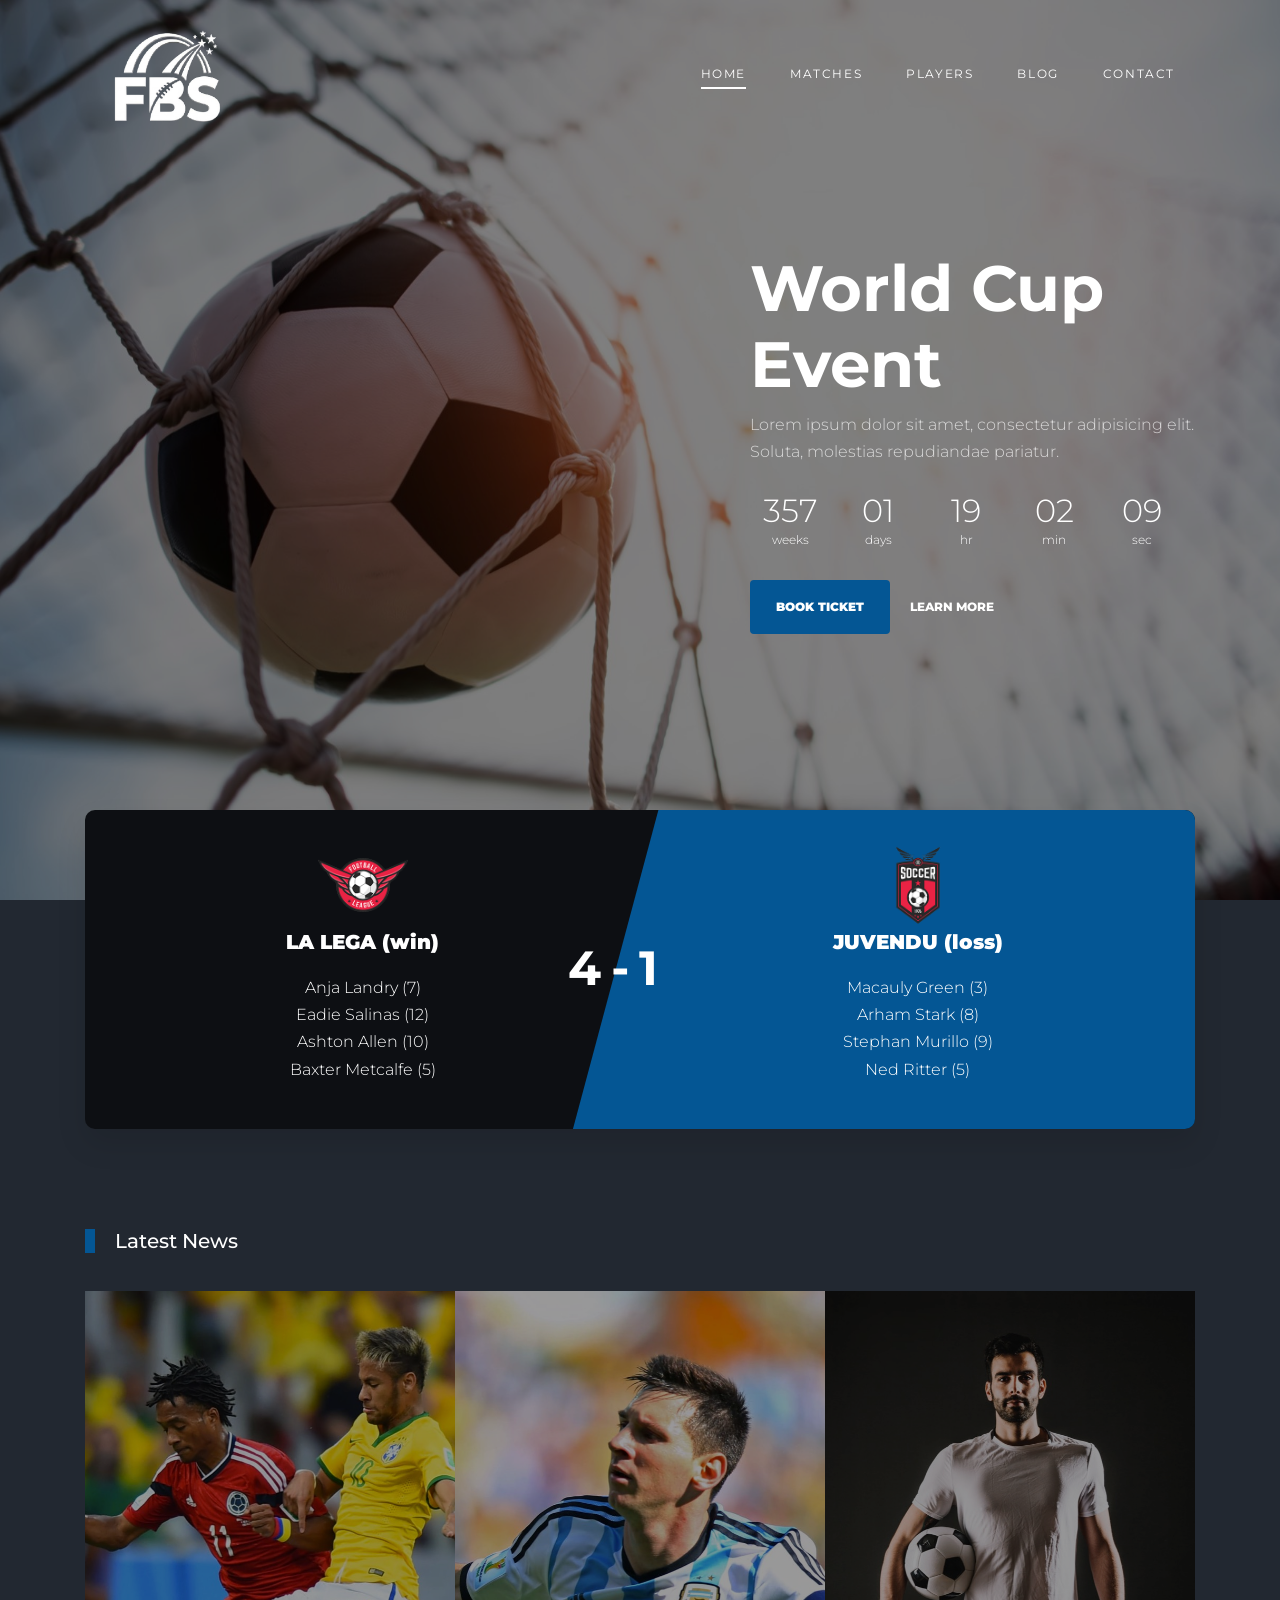
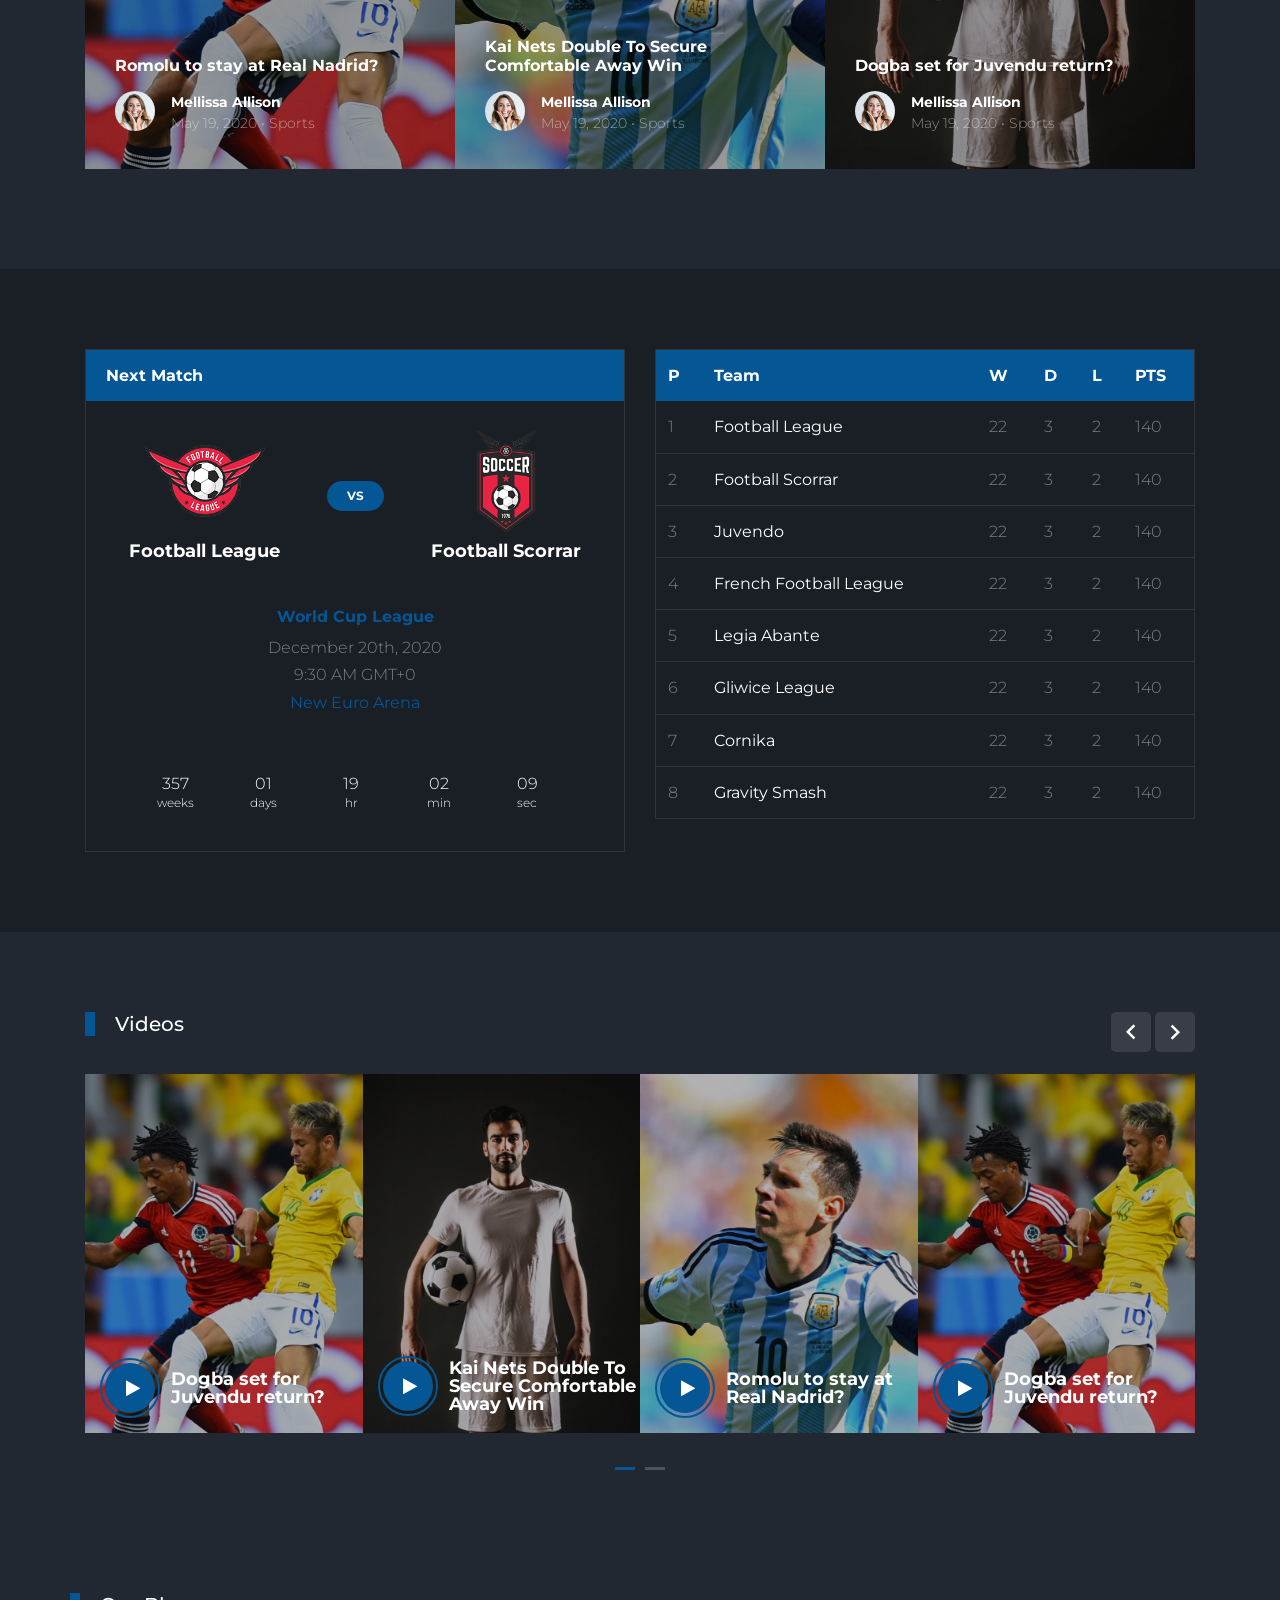
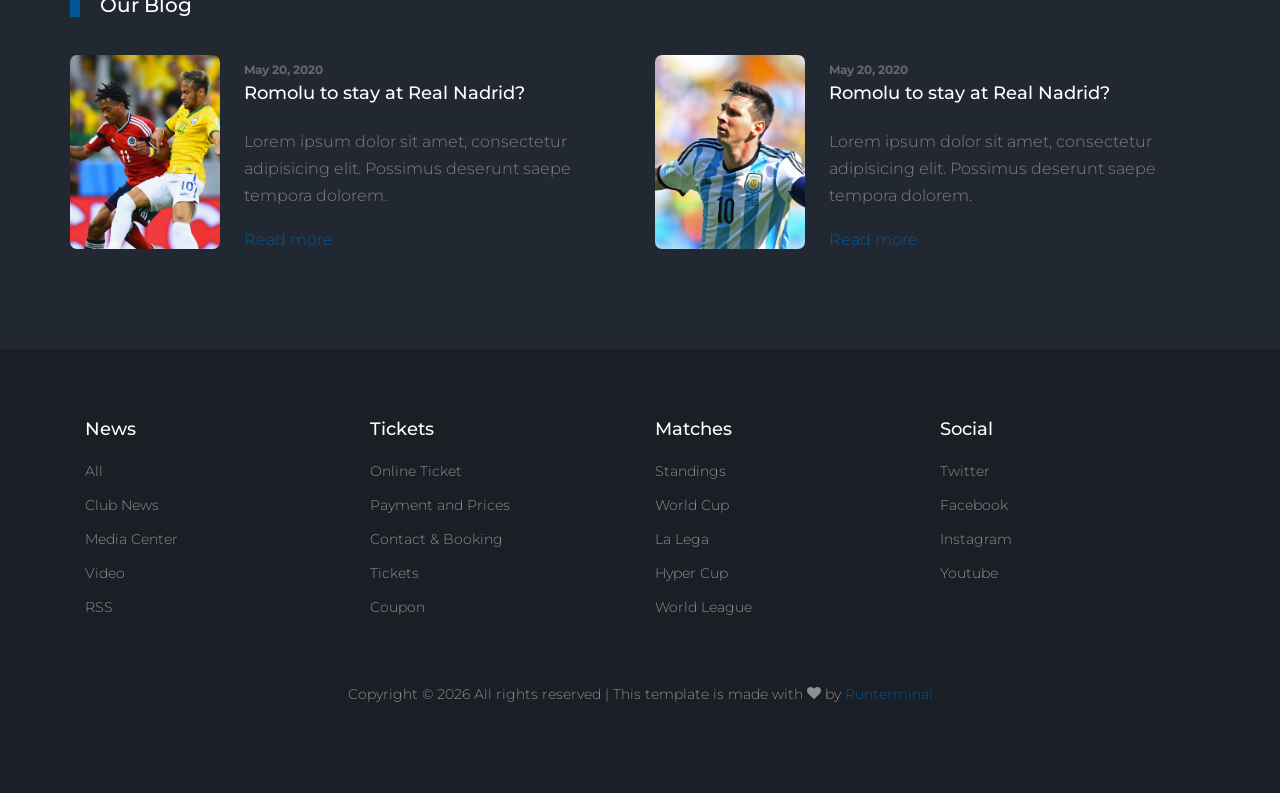
<file: index.html>
<!DOCTYPE html>
<html lang="en">

<head>
  <title>Football Scorrar &mdash; Website by Runterminal</title>
  <meta charset="utf-8">
  <meta name="viewport" content="width=device-width, initial-scale=1, shrink-to-fit=no">


  <link href="https://fonts.googleapis.com/css2?family=Montserrat:wght@400;700&display=swap" rel="stylesheet">

  <link rel="stylesheet" href="fonts/icomoon/style.css">

  <link rel="stylesheet" href="css/bootstrap/bootstrap.css">
  <link rel="stylesheet" href="css/jquery-ui.css">
  <link rel="stylesheet" href="css/owl.carousel.min.css">
  <link rel="stylesheet" href="css/owl.theme.default.min.css">
  <link rel="stylesheet" href="css/owl.theme.default.min.css">

  <link rel="stylesheet" href="css/jquery.fancybox.min.css">

  <link rel="stylesheet" href="css/bootstrap-datepicker.css">

  <link rel="stylesheet" href="fonts/flaticon/font/flaticon.css">

  <link rel="stylesheet" href="css/aos.css">

  <link rel="stylesheet" href="css/style.css">



</head>

<body>

  <div class="site-wrap">

    <div class="site-mobile-menu site-navbar-target">
      <div class="site-mobile-menu-header">
        <div class="site-mobile-menu-close">
          <span class="icon-close2 js-menu-toggle"></span>
        </div>
      </div>
      <div class="site-mobile-menu-body"></div>
    </div>


    <header class="site-navbar py-4" role="banner">

      <div class="container">
        <div class="d-flex align-items-center">
          <div class="site-logo">
            <a href="index.html">
              <img src="images/logo.png" height="100" alt="Logo">
            </a>
          </div>
          <div class="ml-auto">
            <nav class="site-navigation position-relative text-right" role="navigation">
              <ul class="site-menu main-menu js-clone-nav mr-auto d-none d-lg-block">
                <li class="active"><a href="index.html" class="nav-link">Home</a></li>
                <li><a href="matches.html" class="nav-link">Matches</a></li>
                <li><a href="players.html" class="nav-link">Players</a></li>
                <li><a href="blog.html" class="nav-link">Blog</a></li>
                <li><a href="contact.html" class="nav-link">Contact</a></li>
              </ul>
            </nav>

            <a href="#" class="d-inline-block d-lg-none site-menu-toggle js-menu-toggle text-black float-right text-white"><span
                class="icon-menu h3 text-white"></span></a>
          </div>
        </div>
      </div>

    </header>

    <div class="hero overlay" style="background-image: url('images/bg_3.jpg');">
      <div class="container">
        <div class="row align-items-center">
          <div class="col-lg-5 ml-auto">
            <h1 class="text-white">World Cup Event</h1>
            <p>Lorem ipsum dolor sit amet, consectetur adipisicing elit. Soluta, molestias repudiandae pariatur.</p>
            <div id="date-countdown"></div>
            <p>
              <a href="#" class="btn btn-primary py-3 px-4 mr-3">Book Ticket</a>
              <a href="#" class="more light">Learn More</a>
            </p>  
          </div>
        </div>
      </div>
    </div>

    
    
    <div class="container">
      

      <div class="row">
        <div class="col-lg-12">
          
          <div class="d-flex team-vs">
            <span class="score">4-1</span>
            <div class="team-1 w-50">
              <div class="team-details w-100 text-center">
                <img src="images/logo_1.png" alt="Image" class="img-fluid">
                <h3>LA LEGA <span>(win)</span></h3>
                <ul class="list-unstyled">
                  <li>Anja Landry (7)</li>
                  <li>Eadie Salinas (12)</li>
                  <li>Ashton Allen (10)</li>
                  <li>Baxter Metcalfe (5)</li>
                </ul>
              </div>
            </div>
            <div class="team-2 w-50">
              <div class="team-details w-100 text-center">
                <img src="images/logo_2.png" alt="Image" class="img-fluid">
                <h3>JUVENDU <span>(loss)</span></h3>
                <ul class="list-unstyled">
                  <li>Macauly Green (3)</li>
                  <li>Arham Stark (8)</li>
                  <li>Stephan Murillo (9)</li>
                  <li>Ned Ritter (5)</li>
                </ul>
              </div>
            </div>
          </div>
        </div>
      </div>
    </div>
  

    <div class="latest-news">
      <div class="container">
        <div class="row">
          <div class="col-12 title-section">
            <h2 class="heading">Latest News</h2>
          </div>
        </div>
        <div class="row no-gutters">
          <div class="col-md-4">
            <div class="post-entry">
              <a href="#">
                <img src="images/img_1.jpg" alt="Image" class="img-fluid">
              </a>
              <div class="caption">
                <div class="caption-inner">
                  <h3 class="mb-3">Romolu to stay at Real Nadrid?</h3>
                  <div class="author d-flex align-items-center">
                    <div class="img mb-2 mr-3">
                      <img src="images/person_1.jpg" alt="">
                    </div>
                    <div class="text">
                      <h4>Mellissa Allison</h4>
                      <span>May 19, 2020 &bullet; Sports</span>
                    </div>
                  </div>
                </div>
              </div> 
            </div>
          </div>
          <div class="col-md-4">
            <div class="post-entry">
              <a href="#">
                <img src="images/img_3.jpg" alt="Image" class="img-fluid">
              </a>
              <div class="caption">
                <div class="caption-inner">
                  <h3 class="mb-3">Kai Nets Double To Secure Comfortable Away Win</h3>
                  <div class="author d-flex align-items-center">
                    <div class="img mb-2 mr-3">
                      <img src="images/person_1.jpg" alt="">
                    </div>
                    <div class="text">
                      <h4>Mellissa Allison</h4>
                      <span>May 19, 2020 &bullet; Sports</span>
                    </div>
                  </div>
                </div>
              </div> 
            </div>
          </div>
          <div class="col-md-4">
            <div class="post-entry">
              <a href="#">
                <img src="images/img_2.jpg" alt="Image" class="img-fluid">
              </a>
              <div class="caption">
                <div class="caption-inner">
                  <h3 class="mb-3">Dogba set for Juvendu return?</h3>
                  <div class="author d-flex align-items-center">
                    <div class="img mb-2 mr-3">
                      <img src="images/person_1.jpg" alt="">
                    </div>
                    <div class="text">
                      <h4>Mellissa Allison</h4>
                      <span>May 19, 2020 &bullet; Sports</span>
                    </div>
                  </div>
                </div>
              </div> 
            </div>
          </div>
        </div>

      </div>
    </div>
    
    <div class="site-section bg-dark">
      <div class="container">
        <div class="row">
          <div class="col-lg-6">
            <div class="widget-next-match">
              <div class="widget-title">
                <h3>Next Match</h3>
              </div>
              <div class="widget-body mb-3">
                <div class="widget-vs">
                  <div class="d-flex align-items-center justify-content-around justify-content-between w-100">
                    <div class="team-1 text-center">
                      <img src="images/logo_1.png" alt="Image">
                      <h3>Football League</h3>
                    </div>
                    <div>
                      <span class="vs"><span>VS</span></span>
                    </div>
                    <div class="team-2 text-center">
                      <img src="images/logo_2.png" alt="Image">
                      <h3>Football Scorrar</h3>
                    </div>
                  </div>
                </div>
              </div>

              <div class="text-center widget-vs-contents mb-4">
                <h4>World Cup League</h4>
                <p class="mb-5">
                  <span class="d-block">December 20th, 2020</span>
                  <span class="d-block">9:30 AM GMT+0</span>
                  <strong class="text-primary">New Euro Arena</strong>
                </p>

                <div id="date-countdown2" class="pb-1"></div>
              </div>
            </div>
          </div>
          <div class="col-lg-6">
            
            <div class="widget-next-match">
              <table class="table custom-table">
                <thead>
                  <tr>
                    <th>P</th>
                    <th>Team</th>
                    <th>W</th>
                    <th>D</th>
                    <th>L</th>
                    <th>PTS</th>
                  </tr>
                </thead>
                <tbody>
                  <tr>
                    <td>1</td>
                    <td><strong class="text-white">Football League</strong></td>
                    <td>22</td>
                    <td>3</td>
                    <td>2</td>
                    <td>140</td>
                  </tr>
                  <tr>
                    <td>2</td>
                    <td><strong class="text-white">Football Scorrar</strong></td>
                    <td>22</td>
                    <td>3</td>
                    <td>2</td>
                    <td>140</td>
                  </tr>
                  <tr>
                    <td>3</td>
                    <td><strong class="text-white">Juvendo</strong></td>
                    <td>22</td>
                    <td>3</td>
                    <td>2</td>
                    <td>140</td>
                  </tr>
                  <tr>
                    <td>4</td>
                    <td><strong class="text-white">French Football League</strong></td>
                    <td>22</td>
                    <td>3</td>
                    <td>2</td>
                    <td>140</td>
                  </tr>
                  <tr>
                    <td>5</td>
                    <td><strong class="text-white">Legia Abante</strong></td>
                    <td>22</td>
                    <td>3</td>
                    <td>2</td>
                    <td>140</td>
                  </tr>
                  <tr>
                    <td>6</td>
                    <td><strong class="text-white">Gliwice League</strong></td>
                    <td>22</td>
                    <td>3</td>
                    <td>2</td>
                    <td>140</td>
                  </tr>
                  <tr>
                    <td>7</td>
                    <td><strong class="text-white">Cornika</strong></td>
                    <td>22</td>
                    <td>3</td>
                    <td>2</td>
                    <td>140</td>
                  </tr>
                  <tr>
                    <td>8</td>
                    <td><strong class="text-white">Gravity Smash</strong></td>
                    <td>22</td>
                    <td>3</td>
                    <td>2</td>
                    <td>140</td>
                  </tr>
                </tbody>
              </table>
            </div>

          </div>
        </div>
      </div>
    </div> <!-- .site-section -->

    <div class="site-section">
      <div class="container">
        <div class="row">
          <div class="col-6 title-section">
            <h2 class="heading">Videos</h2>
          </div>
          <div class="col-6 text-right">
            <div class="custom-nav">
            <a href="#" class="js-custom-prev-v2"><span class="icon-keyboard_arrow_left"></span></a>
            <span></span>
            <a href="#" class="js-custom-next-v2"><span class="icon-keyboard_arrow_right"></span></a>
            </div>
          </div>
        </div>


        <div class="owl-4-slider owl-carousel">
          <div class="item">
            <div class="video-media">
              <img src="images/img_1.jpg" alt="Image" class="img-fluid">
              <a href="https://vimeo.com/139714818" class="d-flex play-button align-items-center" data-fancybox>
                <span class="icon mr-3">
                  <span class="icon-play"></span>
                </span>
                <div class="caption">
                  <h3 class="m-0">Dogba set for Juvendu return?</h3>
                </div>
              </a>
            </div>
          </div>
          <div class="item">
            <div class="video-media">
              <img src="images/img_2.jpg" alt="Image" class="img-fluid">
              <a href="https://vimeo.com/139714818" class="d-flex play-button align-items-center" data-fancybox>
                <span class="icon mr-3">
                  <span class="icon-play"></span>
                </span>
                <div class="caption">
                  <h3 class="m-0">Kai Nets Double To Secure Comfortable Away Win</h3>
                </div>
              </a>
            </div>
          </div>
          <div class="item">
            <div class="video-media">
              <img src="images/img_3.jpg" alt="Image" class="img-fluid">
              <a href="https://vimeo.com/139714818" class="d-flex play-button align-items-center" data-fancybox>
                <span class="icon mr-3">
                  <span class="icon-play"></span>
                </span>
                <div class="caption">
                  <h3 class="m-0">Romolu to stay at Real Nadrid?</h3>
                </div>
              </a>
            </div>
          </div>

          <div class="item">
            <div class="video-media">
              <img src="images/img_1.jpg" alt="Image" class="img-fluid">
              <a href="https://vimeo.com/139714818" class="d-flex play-button align-items-center" data-fancybox>
                <span class="icon mr-3">
                  <span class="icon-play"></span>
                </span>
                <div class="caption">
                  <h3 class="m-0">Dogba set for Juvendu return?</h3>
                </div>
              </a>
            </div>
          </div>
          <div class="item">
            <div class="video-media">
              <img src="images/img_2.jpg" alt="Image" class="img-fluid">
              <a href="https://vimeo.com/139714818" class="d-flex play-button align-items-center" data-fancybox>
                <span class="icon mr-3">
                  <span class="icon-play"></span>
                </span>
                <div class="caption">
                  <h3 class="m-0">Kai Nets Double To Secure Comfortable Away Win</h3>
                </div>
              </a>
            </div>
          </div>
          <div class="item">
            <div class="video-media">
              <img src="images/img_3.jpg" alt="Image" class="img-fluid">
              <a href="https://vimeo.com/139714818" class="d-flex play-button align-items-center" data-fancybox>
                <span class="icon mr-3">
                  <span class="icon-play"></span>
                </span>
                <div class="caption">
                  <h3 class="m-0">Romolu to stay at Real Nadrid?</h3>
                </div>
              </a>
            </div>
          </div>

        </div>

      </div>
    </div>

    <div class="container site-section">
      <div class="row">
        <div class="col-6 title-section">
          <h2 class="heading">Our Blog</h2>
        </div>
      </div>
      <div class="row">
        <div class="col-lg-6">
          <div class="custom-media d-flex">
            <div class="img mr-4">
              <img src="images/img_1.jpg" alt="Image" class="img-fluid">
            </div>
            <div class="text">
              <span class="meta">May 20, 2020</span>
              <h3 class="mb-4"><a href="#">Romolu to stay at Real Nadrid?</a></h3>
              <p>Lorem ipsum dolor sit amet, consectetur adipisicing elit. Possimus deserunt saepe tempora dolorem.</p>
              <p><a href="#">Read more</a></p>
            </div>
          </div>
        </div>
        <div class="col-lg-6">
          <div class="custom-media d-flex">
            <div class="img mr-4">
              <img src="images/img_3.jpg" alt="Image" class="img-fluid">
            </div>
            <div class="text">
              <span class="meta">May 20, 2020</span>
              <h3 class="mb-4"><a href="#">Romolu to stay at Real Nadrid?</a></h3>
              <p>Lorem ipsum dolor sit amet, consectetur adipisicing elit. Possimus deserunt saepe tempora dolorem.</p>
              <p><a href="#">Read more</a></p>
            </div>
          </div>
        </div>
      </div>
    </div>



    <footer class="footer-section">
      <div class="container">
        <div class="row">
          <div class="col-lg-3">
            <div class="widget mb-3">
              <h3>News</h3>
              <ul class="list-unstyled links">
                <li><a href="#">All</a></li>
                <li><a href="#">Club News</a></li>
                <li><a href="#">Media Center</a></li>
                <li><a href="#">Video</a></li>
                <li><a href="#">RSS</a></li>
              </ul>
            </div>
          </div>
          <div class="col-lg-3">
            <div class="widget mb-3">
              <h3>Tickets</h3>
              <ul class="list-unstyled links">
                <li><a href="#">Online Ticket</a></li>
                <li><a href="#">Payment and Prices</a></li>
                <li><a href="#">Contact &amp; Booking</a></li>
                <li><a href="#">Tickets</a></li>
                <li><a href="#">Coupon</a></li>
              </ul>
            </div>
          </div>
          <div class="col-lg-3">
            <div class="widget mb-3">
              <h3>Matches</h3>
              <ul class="list-unstyled links">
                <li><a href="#">Standings</a></li>
                <li><a href="#">World Cup</a></li>
                <li><a href="#">La Lega</a></li>
                <li><a href="#">Hyper Cup</a></li>
                <li><a href="#">World League</a></li>
              </ul>
            </div>
          </div>

          <div class="col-lg-3">
            <div class="widget mb-3">
              <h3>Social</h3>
              <ul class="list-unstyled links">
                <li><a href="#">Twitter</a></li>
                <li><a href="#">Facebook</a></li>
                <li><a href="#">Instagram</a></li>
                <li><a href="#">Youtube</a></li>
              </ul>
            </div>
          </div>

        </div>

        <div class="row text-center">
          <div class="col-md-12">
            <div class=" pt-5">
              <p>
                <!-- Link back to Runterminal can't be removed. Template is licensed under CC BY 3.0. -->
                Copyright &copy;
                <script>
                  document.write(new Date().getFullYear());
                </script> All rights reserved | This template is made with <i class="icon-heart"
                  aria-hidden="true"></i> by <a href="https://Runterminal.com" target="_blank">Runterminal</a>
                <!-- Link back to Runterminal can't be removed. Template is licensed under CC BY 3.0. -->
              </p>
            </div>
          </div>

        </div>
      </div>
    </footer>



  </div>
  <!-- .site-wrap -->

  <script src="js/jquery-3.3.1.min.js"></script>
  <script src="js/jquery-migrate-3.0.1.min.js"></script>
  <script src="js/jquery-ui.js"></script>
  <script src="js/popper.min.js"></script>
  <script src="js/bootstrap.min.js"></script>
  <script src="js/owl.carousel.min.js"></script>
  <script src="js/jquery.stellar.min.js"></script>
  <script src="js/jquery.countdown.min.js"></script>
  <script src="js/bootstrap-datepicker.min.js"></script>
  <script src="js/jquery.easing.1.3.js"></script>
  <script src="js/aos.js"></script>
  <script src="js/jquery.fancybox.min.js"></script>
  <script src="js/jquery.sticky.js"></script>
  <script src="js/jquery.mb.YTPlayer.min.js"></script>


  <script src="js/main.js"></script>

</body>

</html>
</file>
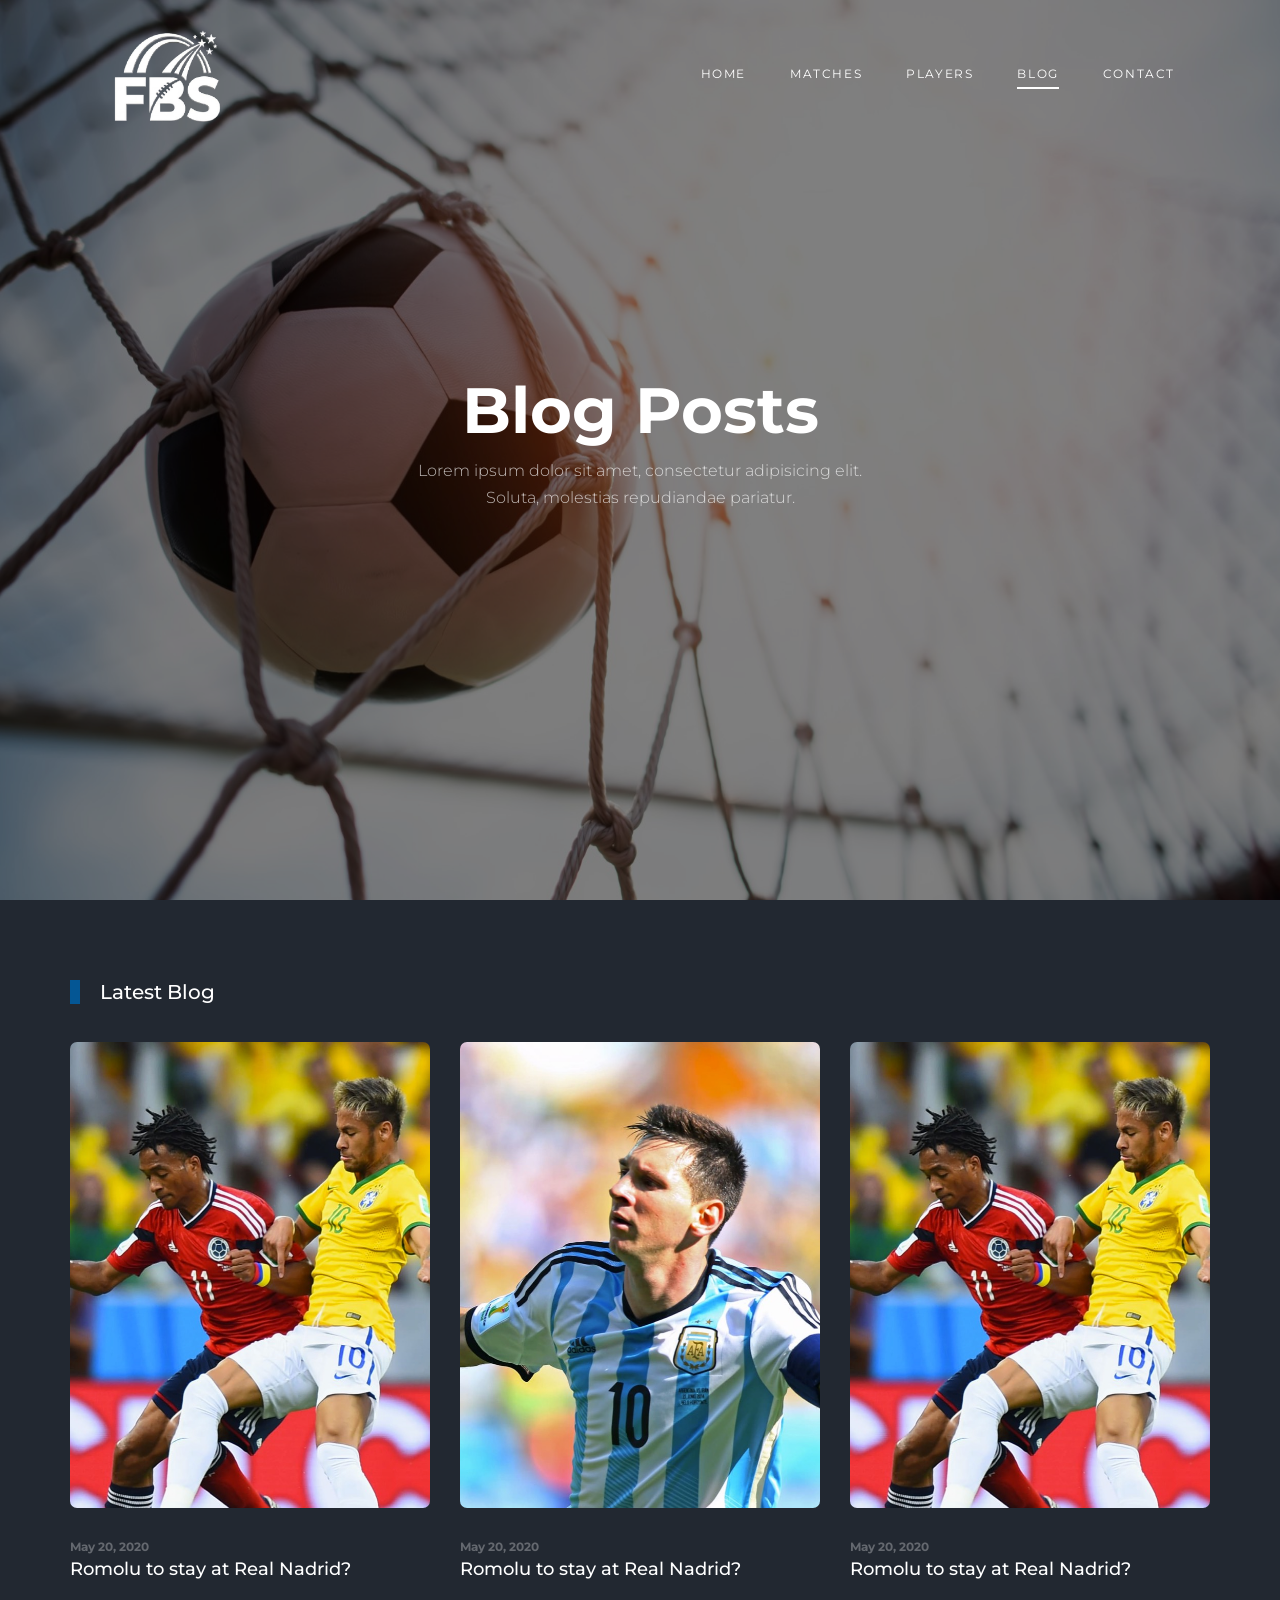
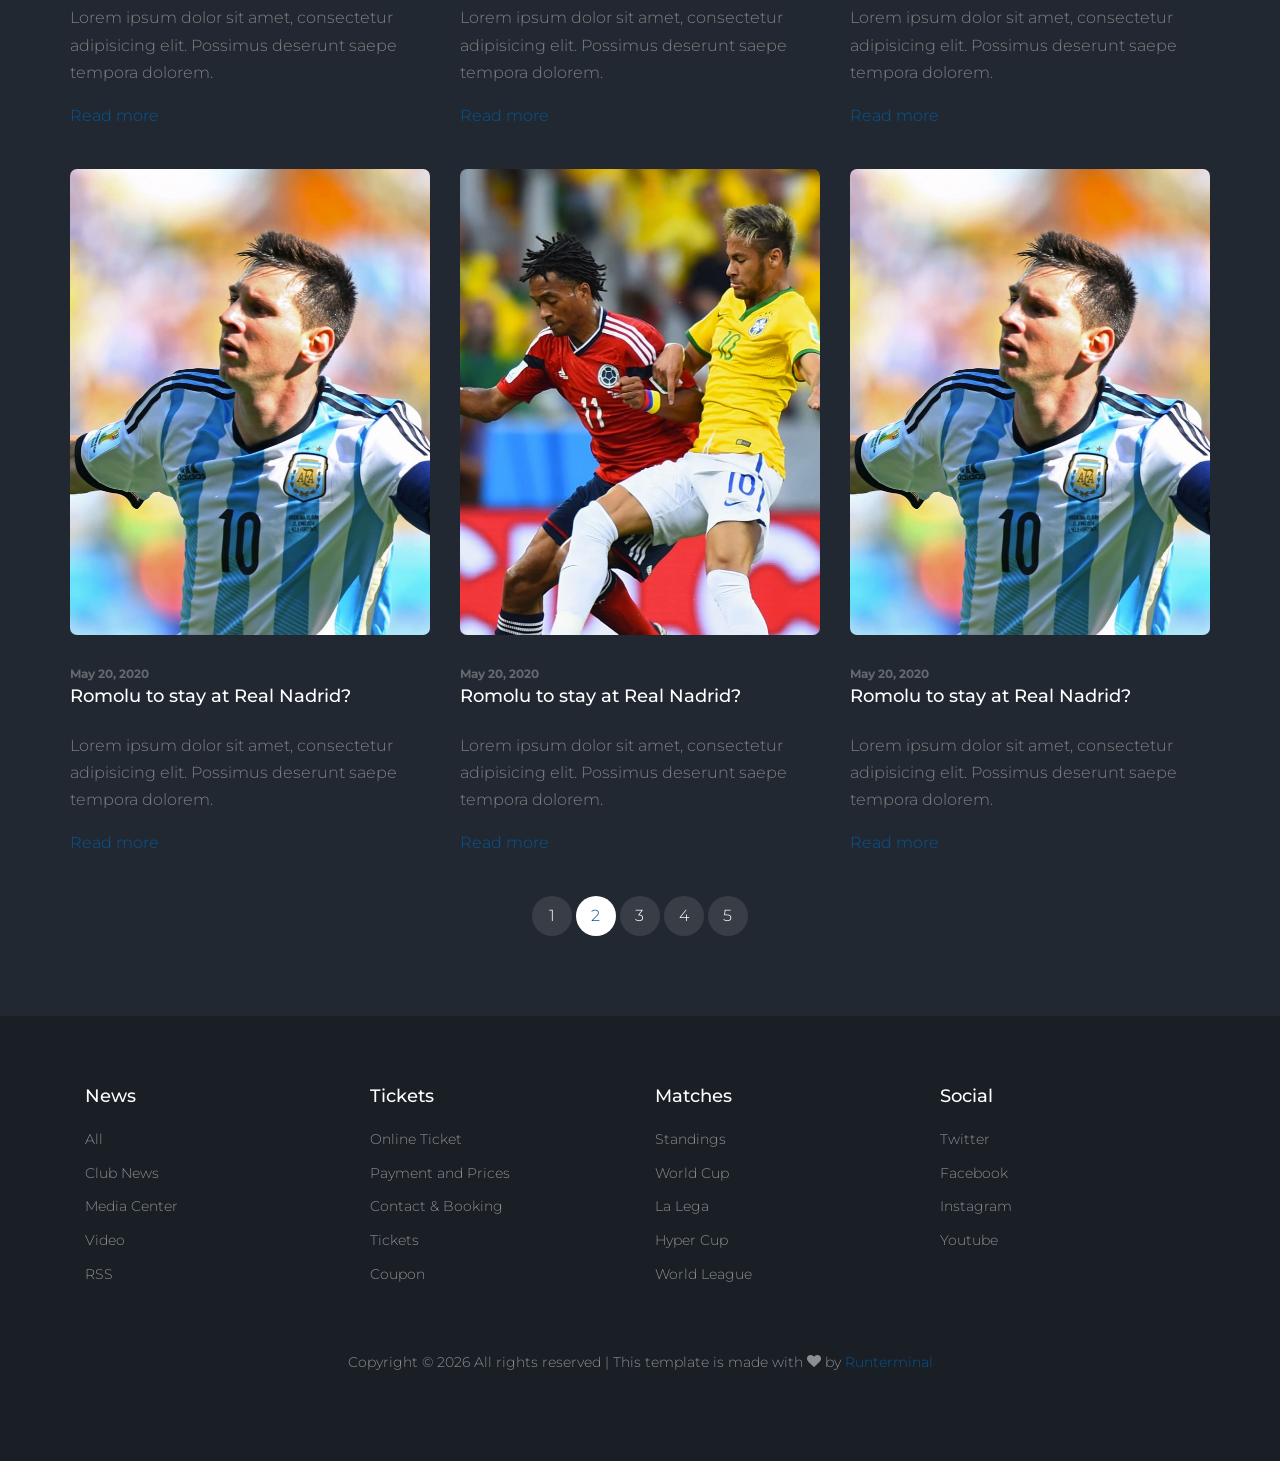
<file: blog.html>
<!DOCTYPE html>
<html lang="en">

<head>
  <title>Football Scorrar &mdash; Website by Runterminal</title>
  <meta charset="utf-8">
  <meta name="viewport" content="width=device-width, initial-scale=1, shrink-to-fit=no">


  <link href="https://fonts.googleapis.com/css2?family=Montserrat:wght@400;700&display=swap" rel="stylesheet">

  <link rel="stylesheet" href="fonts/icomoon/style.css">

  <link rel="stylesheet" href="css/bootstrap/bootstrap.css">
  <link rel="stylesheet" href="css/jquery-ui.css">
  <link rel="stylesheet" href="css/owl.carousel.min.css">
  <link rel="stylesheet" href="css/owl.theme.default.min.css">
  <link rel="stylesheet" href="css/owl.theme.default.min.css">

  <link rel="stylesheet" href="css/jquery.fancybox.min.css">

  <link rel="stylesheet" href="css/bootstrap-datepicker.css">

  <link rel="stylesheet" href="fonts/flaticon/font/flaticon.css">

  <link rel="stylesheet" href="css/aos.css">

  <link rel="stylesheet" href="css/style.css">



</head>

<body>

  <div class="site-wrap">

    <div class="site-mobile-menu site-navbar-target">
      <div class="site-mobile-menu-header">
        <div class="site-mobile-menu-close">
          <span class="icon-close2 js-menu-toggle"></span>
        </div>
      </div>
      <div class="site-mobile-menu-body"></div>
    </div>


    <header class="site-navbar py-4" role="banner">

      <div class="container">
        <div class="d-flex align-items-center">
          <div class="site-logo">
            <a href="index.html">
              <img src="images/logo.png" height="100" alt="Logo">
            </a>
          </div>
          <div class="ml-auto">
            <nav class="site-navigation position-relative text-right" role="navigation">
              <ul class="site-menu main-menu js-clone-nav mr-auto d-none d-lg-block">
                <li><a href="index.html" class="nav-link">Home</a></li>
                <li><a href="matches.html" class="nav-link">Matches</a></li>
                <li><a href="players.html" class="nav-link">Players</a></li>
                <li class="active"><a href="blog.html" class="nav-link">Blog</a></li>
                <li><a href="contact.html" class="nav-link">Contact</a></li>
              </ul>
            </nav>

            <a href="#" class="d-inline-block d-lg-none site-menu-toggle js-menu-toggle text-black float-right text-white"><span
                class="icon-menu h3 text-white"></span></a>
          </div>
        </div>
      </div>

    </header>

    <div class="hero overlay" style="background-image: url('images/bg_3.jpg');">
      <div class="container">
        <div class="row align-items-center">
          <div class="col-lg-5 mx-auto text-center">
            <h1 class="text-white">Blog Posts</h1>
            <p>Lorem ipsum dolor sit amet, consectetur adipisicing elit. Soluta, molestias repudiandae pariatur.</p>
          </div>
        </div>
      </div>
    </div>

    
    
    <div class="container site-section">
      <div class="row">
        <div class="col-6 title-section">
          <h2 class="heading">Latest Blog</h2>
        </div>
      </div>
      <div class="row">
        <div class="col-lg-4 mb-4">
          <div class="custom-media d-block">
            <div class="img mb-4">
              <a href="single.html"><img src="images/img_1.jpg" alt="Image" class="img-fluid"></a>
            </div>
            <div class="text">
              <span class="meta">May 20, 2020</span>
              <h3 class="mb-4"><a href="#">Romolu to stay at Real Nadrid?</a></h3>
              <p>Lorem ipsum dolor sit amet, consectetur adipisicing elit. Possimus deserunt saepe tempora dolorem.</p>
              <p><a href="#">Read more</a></p>
            </div>
          </div>
        </div>
        <div class="col-lg-4 mb-4">
          <div class="custom-media d-block">
            <div class="img mb-4">
              <a href="single.html"><img src="images/img_3.jpg" alt="Image" class="img-fluid"></a>
            </div>
            <div class="text">
              <span class="meta">May 20, 2020</span>
              <h3 class="mb-4"><a href="#">Romolu to stay at Real Nadrid?</a></h3>
              <p>Lorem ipsum dolor sit amet, consectetur adipisicing elit. Possimus deserunt saepe tempora dolorem.</p>
              <p><a href="#">Read more</a></p>
            </div>
          </div>
        </div>

        <div class="col-lg-4 mb-4">
          <div class="custom-media d-block">
            <div class="img mb-4">
              <a href="single.html"><img src="images/img_1.jpg" alt="Image" class="img-fluid"></a>
            </div>
            <div class="text">
              <span class="meta">May 20, 2020</span>
              <h3 class="mb-4"><a href="#">Romolu to stay at Real Nadrid?</a></h3>
              <p>Lorem ipsum dolor sit amet, consectetur adipisicing elit. Possimus deserunt saepe tempora dolorem.</p>
              <p><a href="#">Read more</a></p>
            </div>
          </div>
        </div>
        <div class="col-lg-4 mb-4">
          <div class="custom-media d-block">
            <div class="img mb-4">
              <a href="single.html"><img src="images/img_3.jpg" alt="Image" class="img-fluid"></a>
            </div>
            <div class="text">
              <span class="meta">May 20, 2020</span>
              <h3 class="mb-4"><a href="#">Romolu to stay at Real Nadrid?</a></h3>
              <p>Lorem ipsum dolor sit amet, consectetur adipisicing elit. Possimus deserunt saepe tempora dolorem.</p>
              <p><a href="#">Read more</a></p>
            </div>
          </div>
        </div>
        
        <div class="col-lg-4 mb-4">
          <div class="custom-media d-block">
            <div class="img mb-4">
              <a href="single.html"><img src="images/img_1.jpg" alt="Image" class="img-fluid"></a>
            </div>
            <div class="text">
              <span class="meta">May 20, 2020</span>
              <h3 class="mb-4"><a href="#">Romolu to stay at Real Nadrid?</a></h3>
              <p>Lorem ipsum dolor sit amet, consectetur adipisicing elit. Possimus deserunt saepe tempora dolorem.</p>
              <p><a href="#">Read more</a></p>
            </div>
          </div>
        </div>
        <div class="col-lg-4 mb-4">
          <div class="custom-media d-block">
            <div class="img mb-4">
              <a href="single.html"><img src="images/img_3.jpg" alt="Image" class="img-fluid"></a>
            </div>
            <div class="text">
              <span class="meta">May 20, 2020</span>
              <h3 class="mb-4"><a href="#">Romolu to stay at Real Nadrid?</a></h3>
              <p>Lorem ipsum dolor sit amet, consectetur adipisicing elit. Possimus deserunt saepe tempora dolorem.</p>
              <p><a href="#">Read more</a></p>
            </div>
          </div>
        </div>
      </div>

      <div class="row justify-content-center">
        <div class="col-lg-7 text-center">
          <div class="custom-pagination">
            <a href="#">1</a>
            <span>2</span>
            <a href="#">3</a>
            <a href="#">4</a>
            <a href="#">5</a>
          </div>
        </div>
      </div>
    </div>


    
    



    <footer class="footer-section">
      <div class="container">
        <div class="row">
          <div class="col-lg-3">
            <div class="widget mb-3">
              <h3>News</h3>
              <ul class="list-unstyled links">
                <li><a href="#">All</a></li>
                <li><a href="#">Club News</a></li>
                <li><a href="#">Media Center</a></li>
                <li><a href="#">Video</a></li>
                <li><a href="#">RSS</a></li>
              </ul>
            </div>
          </div>
          <div class="col-lg-3">
            <div class="widget mb-3">
              <h3>Tickets</h3>
              <ul class="list-unstyled links">
                <li><a href="#">Online Ticket</a></li>
                <li><a href="#">Payment and Prices</a></li>
                <li><a href="#">Contact &amp; Booking</a></li>
                <li><a href="#">Tickets</a></li>
                <li><a href="#">Coupon</a></li>
              </ul>
            </div>
          </div>
          <div class="col-lg-3">
            <div class="widget mb-3">
              <h3>Matches</h3>
              <ul class="list-unstyled links">
                <li><a href="#">Standings</a></li>
                <li><a href="#">World Cup</a></li>
                <li><a href="#">La Lega</a></li>
                <li><a href="#">Hyper Cup</a></li>
                <li><a href="#">World League</a></li>
              </ul>
            </div>
          </div>

          <div class="col-lg-3">
            <div class="widget mb-3">
              <h3>Social</h3>
              <ul class="list-unstyled links">
                <li><a href="#">Twitter</a></li>
                <li><a href="#">Facebook</a></li>
                <li><a href="#">Instagram</a></li>
                <li><a href="#">Youtube</a></li>
              </ul>
            </div>
          </div>

        </div>

        <div class="row text-center">
          <div class="col-md-12">
            <div class=" pt-5">
              <p>
                <!-- Link back to Runterminal can't be removed. Template is licensed under CC BY 3.0. -->
                Copyright &copy;
                <script>
                  document.write(new Date().getFullYear());
                </script> All rights reserved | This template is made with <i class="icon-heart"
                  aria-hidden="true"></i> by <a href="https://Runterminal.com" target="_blank">Runterminal</a>
                <!-- Link back to Runterminal can't be removed. Template is licensed under CC BY 3.0. -->
              </p>
            </div>
          </div>

        </div>
      </div>
    </footer>



  </div>
  <!-- .site-wrap -->

  <script src="js/jquery-3.3.1.min.js"></script>
  <script src="js/jquery-migrate-3.0.1.min.js"></script>
  <script src="js/jquery-ui.js"></script>
  <script src="js/popper.min.js"></script>
  <script src="js/bootstrap.min.js"></script>
  <script src="js/owl.carousel.min.js"></script>
  <script src="js/jquery.stellar.min.js"></script>
  <script src="js/jquery.countdown.min.js"></script>
  <script src="js/bootstrap-datepicker.min.js"></script>
  <script src="js/jquery.easing.1.3.js"></script>
  <script src="js/aos.js"></script>
  <script src="js/jquery.fancybox.min.js"></script>
  <script src="js/jquery.sticky.js"></script>
  <script src="js/jquery.mb.YTPlayer.min.js"></script>


  <script src="js/main.js"></script>

</body>

</html>
</file>
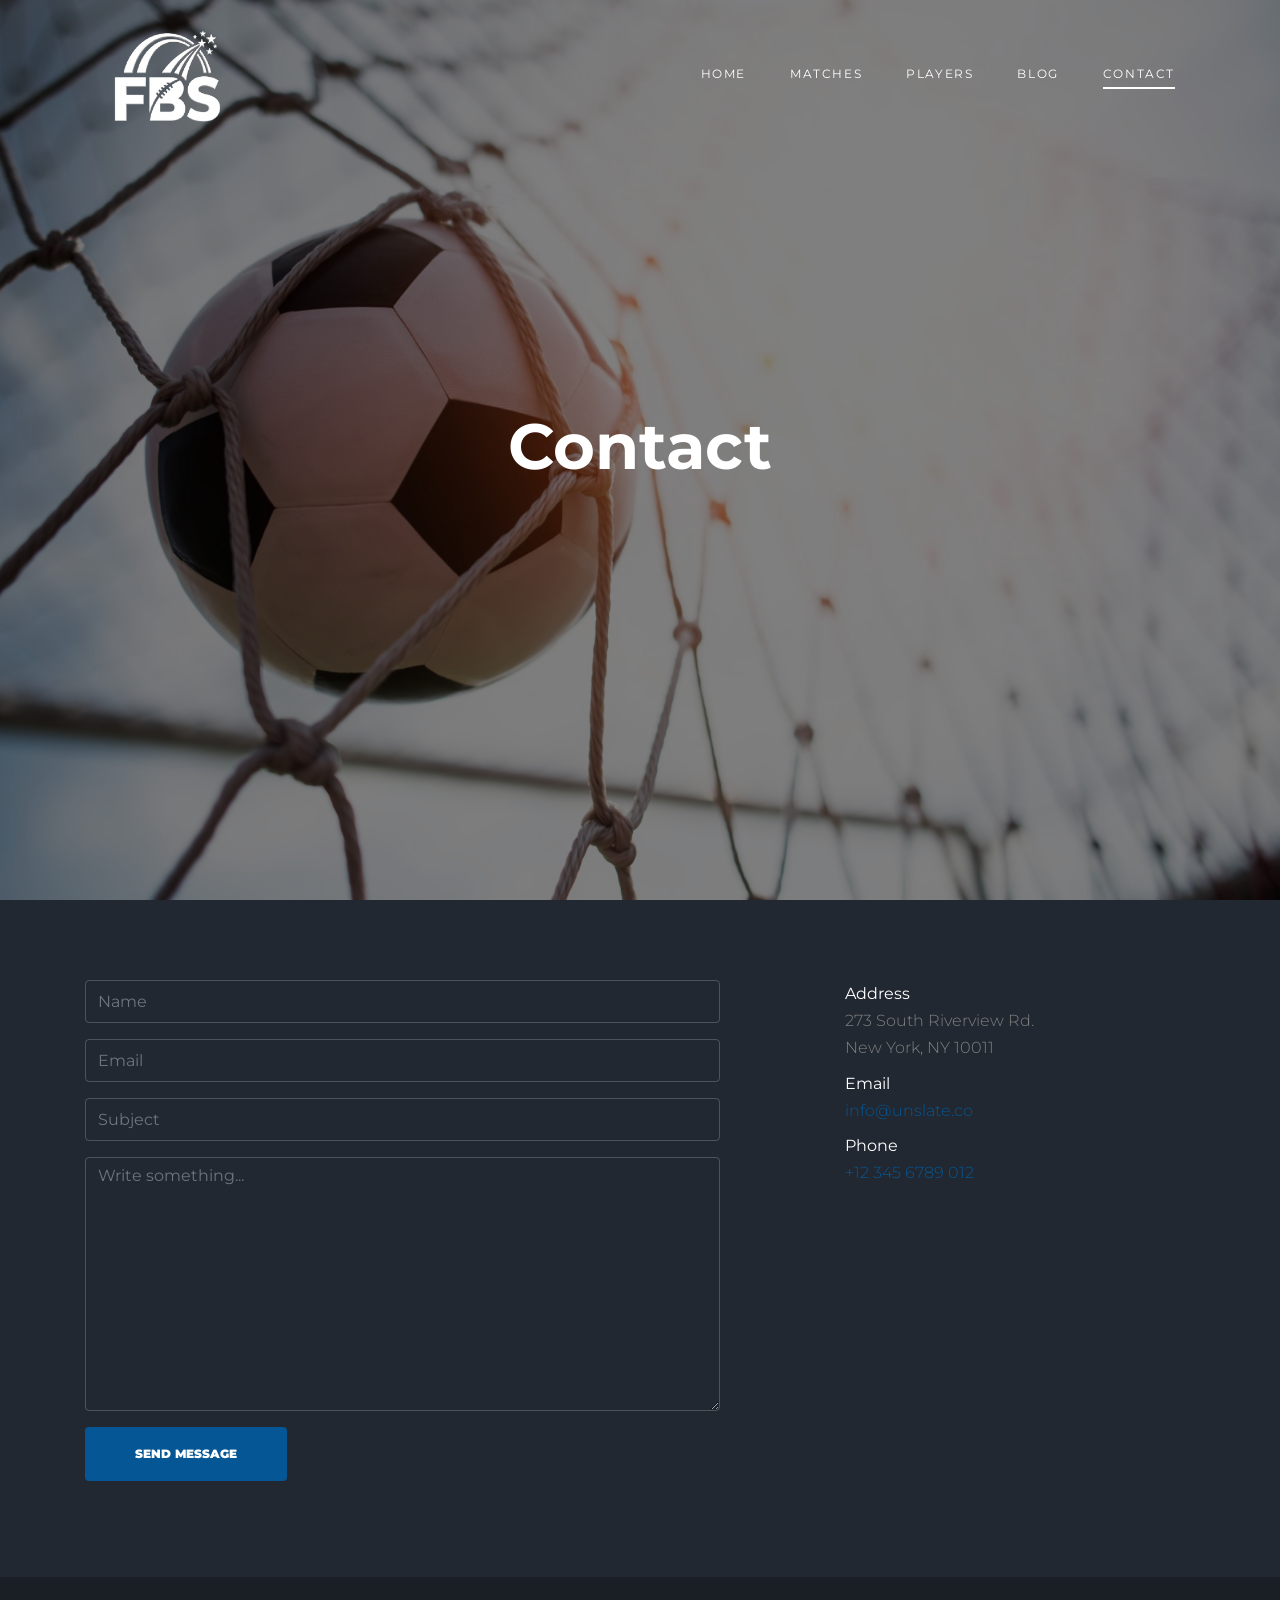
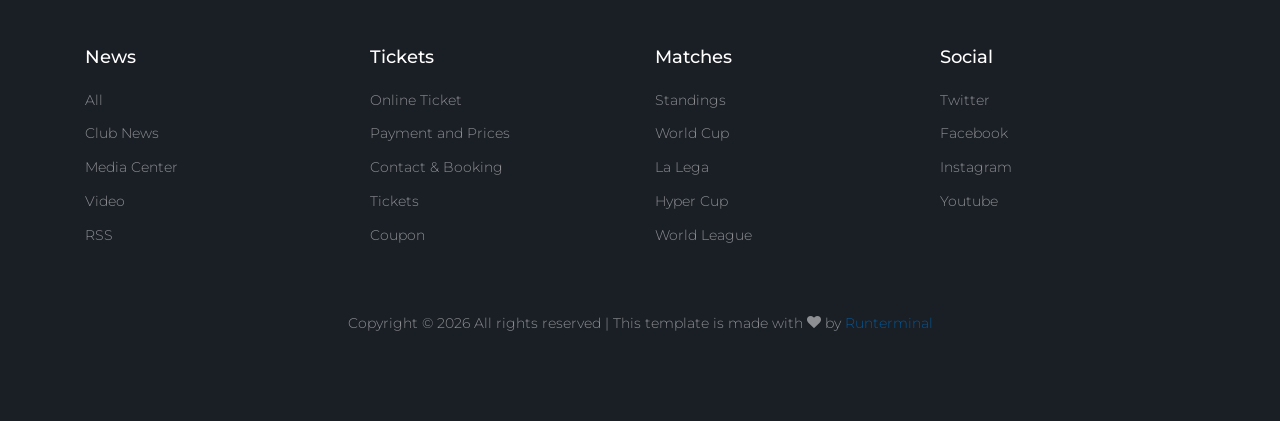
<file: contact.html>
<!DOCTYPE html>
<html lang="en">

<head>
  <title>Football Scorrar &mdash; Website by Runterminal</title>
  <meta charset="utf-8">
  <meta name="viewport" content="width=device-width, initial-scale=1, shrink-to-fit=no">


  <link href="https://fonts.googleapis.com/css2?family=Montserrat:wght@400;700&display=swap" rel="stylesheet">

  <link rel="stylesheet" href="fonts/icomoon/style.css">

  <link rel="stylesheet" href="css/bootstrap/bootstrap.css">
  <link rel="stylesheet" href="css/jquery-ui.css">
  <link rel="stylesheet" href="css/owl.carousel.min.css">
  <link rel="stylesheet" href="css/owl.theme.default.min.css">
  <link rel="stylesheet" href="css/owl.theme.default.min.css">

  <link rel="stylesheet" href="css/jquery.fancybox.min.css">

  <link rel="stylesheet" href="css/bootstrap-datepicker.css">

  <link rel="stylesheet" href="fonts/flaticon/font/flaticon.css">

  <link rel="stylesheet" href="css/aos.css">

  <link rel="stylesheet" href="css/style.css">



</head>

<body>

  <div class="site-wrap">

    <div class="site-mobile-menu site-navbar-target">
      <div class="site-mobile-menu-header">
        <div class="site-mobile-menu-close">
          <span class="icon-close2 js-menu-toggle"></span>
        </div>
      </div>
      <div class="site-mobile-menu-body"></div>
    </div>


    <header class="site-navbar py-4" role="banner">

      <div class="container">
        <div class="d-flex align-items-center">
          <div class="site-logo">
            <a href="index.html">
              <img src="images/logo.png" height="100" alt="Logo">
            </a>
          </div>
          <div class="ml-auto">
            <nav class="site-navigation position-relative text-right" role="navigation">
              <ul class="site-menu main-menu js-clone-nav mr-auto d-none d-lg-block">
                <li><a href="index.html" class="nav-link">Home</a></li>
                <li><a href="matches.html" class="nav-link">Matches</a></li>
                <li><a href="players.html" class="nav-link">Players</a></li>
                <li><a href="blog.html" class="nav-link">Blog</a></li>
                <li class="active"><a href="contact.html" class="nav-link">Contact</a></li>
              </ul>
            </nav>

            <a href="#" class="d-inline-block d-lg-none site-menu-toggle js-menu-toggle text-black float-right text-white"><span
                class="icon-menu h3 text-white"></span></a>
          </div>
        </div>
      </div>

    </header>

    <div class="hero overlay" style="background-image: url('images/bg_3.jpg');">
      <div class="container">
        <div class="row align-items-center">
          <div class="col-lg-9 mx-auto text-center">
            <h1 class="text-white">Contact</h1>
          </div>
        </div>
      </div>
    </div>

    
    <div class="site-section">
      <div class="container">
        <div class="row">
          <div class="col-lg-7">
            <form action="#">
              <div class="form-group">
                <input type="text" class="form-control" placeholder="Name">
              </div>
              <div class="form-group">
                <input type="text" class="form-control" placeholder="Email">
              </div>
              <div class="form-group">
                <input type="text" class="form-control" placeholder="Subject">
              </div>
              <div class="form-group">
                <textarea name="" class="form-control" id="" cols="30" rows="10" placeholder="Write something..."></textarea>
              </div>
              <div class="form-group">
                <input type="submit" class="btn btn-primary py-3 px-5" value="Send Message">
              </div>
            </form>  
          </div>
          <div class="col-lg-4 ml-auto">
            
            <ul class="list-unstyled">
              <li class="mb-2">
                <strong class="text-white d-block">Address</strong>
                273 South Riverview Rd. <br> New York, NY 10011
              </li>
              <li class="mb-2">
                <strong class="text-white d-block">Email</strong>
                <a href="#">info@unslate.co</a>
              </li>
              <li class="mb-2">
                <strong class="text-white d-block">
                  Phone
                </strong>
                <a href="#">+12 345 6789 012</a>
              </li>
            </ul>
          </div>
        </div>
      </div>
    </div>


    <footer class="footer-section">
      <div class="container">
        <div class="row">
          <div class="col-lg-3">
            <div class="widget mb-3">
              <h3>News</h3>
              <ul class="list-unstyled links">
                <li><a href="#">All</a></li>
                <li><a href="#">Club News</a></li>
                <li><a href="#">Media Center</a></li>
                <li><a href="#">Video</a></li>
                <li><a href="#">RSS</a></li>
              </ul>
            </div>
          </div>
          <div class="col-lg-3">
            <div class="widget mb-3">
              <h3>Tickets</h3>
              <ul class="list-unstyled links">
                <li><a href="#">Online Ticket</a></li>
                <li><a href="#">Payment and Prices</a></li>
                <li><a href="#">Contact &amp; Booking</a></li>
                <li><a href="#">Tickets</a></li>
                <li><a href="#">Coupon</a></li>
              </ul>
            </div>
          </div>
          <div class="col-lg-3">
            <div class="widget mb-3">
              <h3>Matches</h3>
              <ul class="list-unstyled links">
                <li><a href="#">Standings</a></li>
                <li><a href="#">World Cup</a></li>
                <li><a href="#">La Lega</a></li>
                <li><a href="#">Hyper Cup</a></li>
                <li><a href="#">World League</a></li>
              </ul>
            </div>
          </div>

          <div class="col-lg-3">
            <div class="widget mb-3">
              <h3>Social</h3>
              <ul class="list-unstyled links">
                <li><a href="#">Twitter</a></li>
                <li><a href="#">Facebook</a></li>
                <li><a href="#">Instagram</a></li>
                <li><a href="#">Youtube</a></li>
              </ul>
            </div>
          </div>

        </div>

        <div class="row text-center">
          <div class="col-md-12">
            <div class=" pt-5">
              <p>
                <!-- Link back to Runterminal can't be removed. Template is licensed under CC BY 3.0. -->
                Copyright &copy;
                <script>
                  document.write(new Date().getFullYear());
                </script> All rights reserved | This template is made with <i class="icon-heart"
                  aria-hidden="true"></i> by <a href="https://Runterminal.com" target="_blank">Runterminal</a>
                <!-- Link back to Runterminal can't be removed. Template is licensed under CC BY 3.0. -->
              </p>
            </div>
          </div>

        </div>
      </div>
    </footer>



  </div>
  <!-- .site-wrap -->

  <script src="js/jquery-3.3.1.min.js"></script>
  <script src="js/jquery-migrate-3.0.1.min.js"></script>
  <script src="js/jquery-ui.js"></script>
  <script src="js/popper.min.js"></script>
  <script src="js/bootstrap.min.js"></script>
  <script src="js/owl.carousel.min.js"></script>
  <script src="js/jquery.stellar.min.js"></script>
  <script src="js/jquery.countdown.min.js"></script>
  <script src="js/bootstrap-datepicker.min.js"></script>
  <script src="js/jquery.easing.1.3.js"></script>
  <script src="js/aos.js"></script>
  <script src="js/jquery.fancybox.min.js"></script>
  <script src="js/jquery.sticky.js"></script>
  <script src="js/jquery.mb.YTPlayer.min.js"></script>


  <script src="js/main.js"></script>

</body>

</html>
</file>
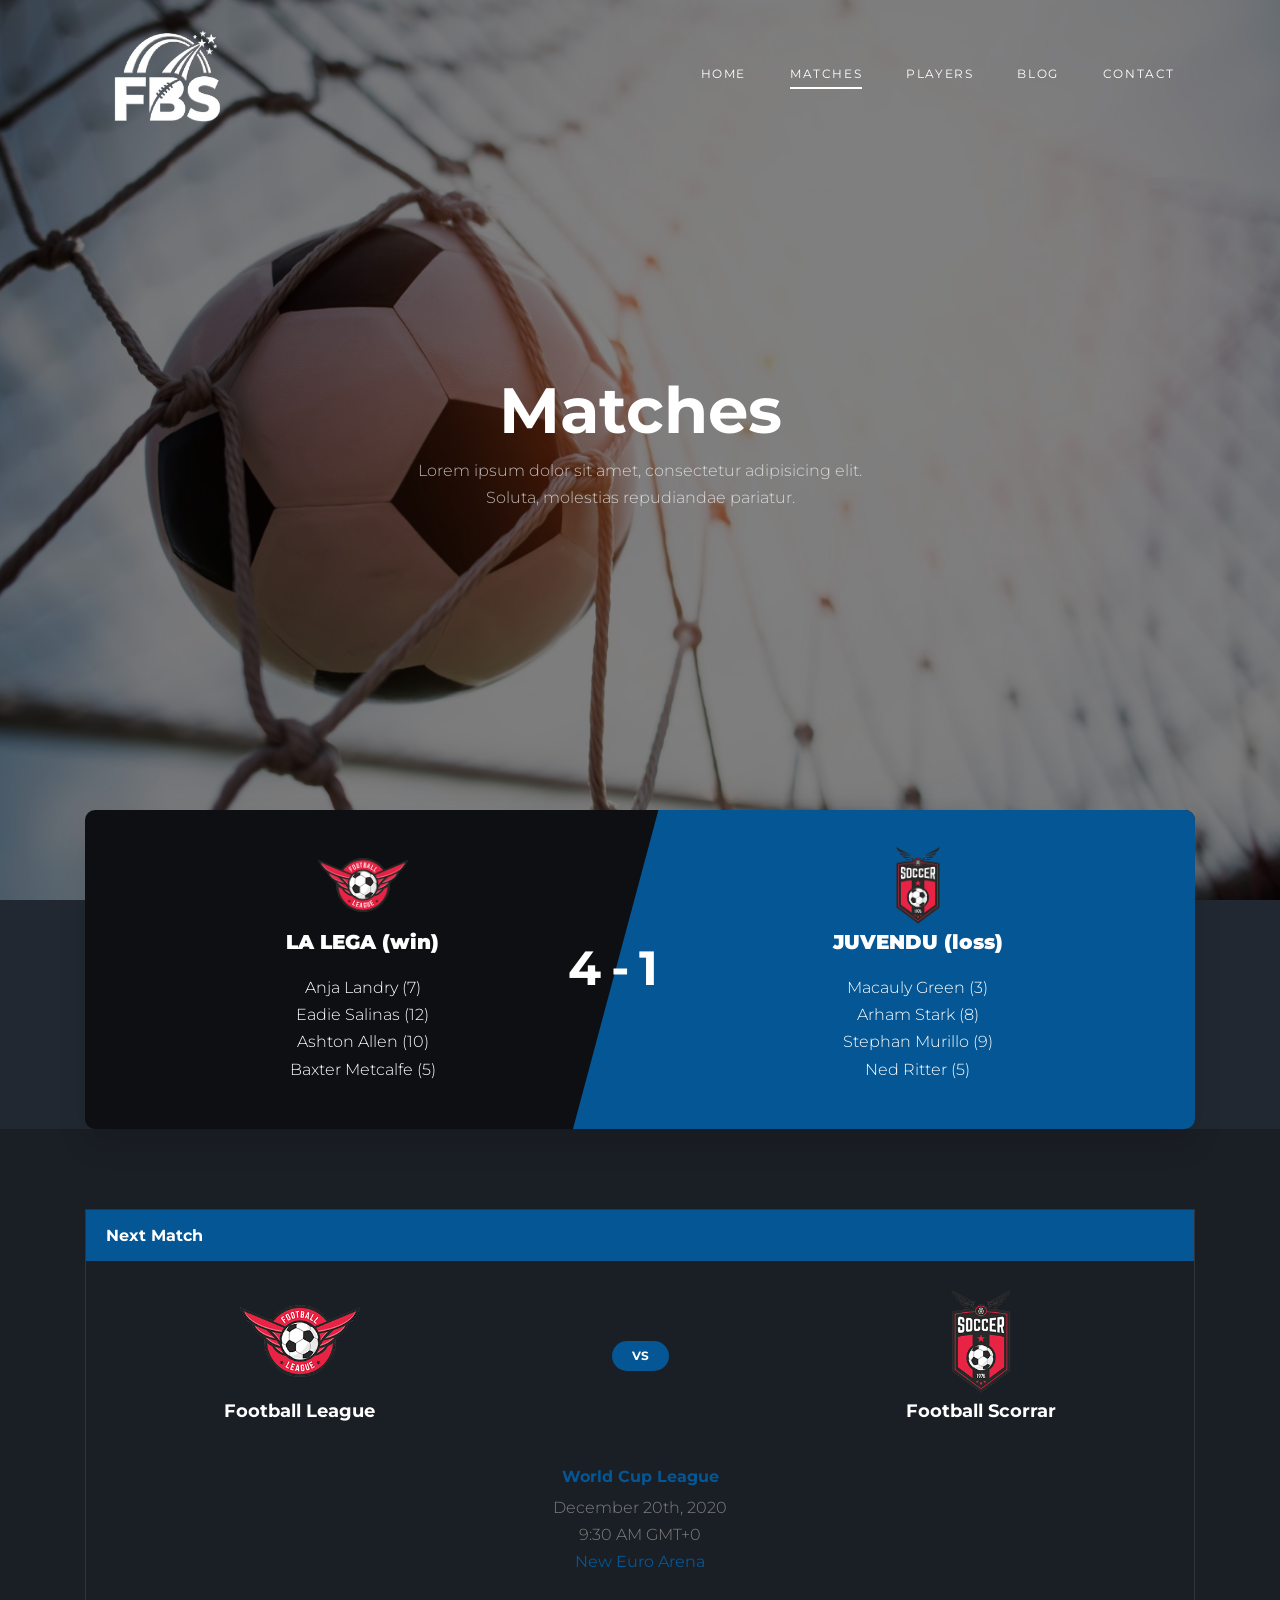
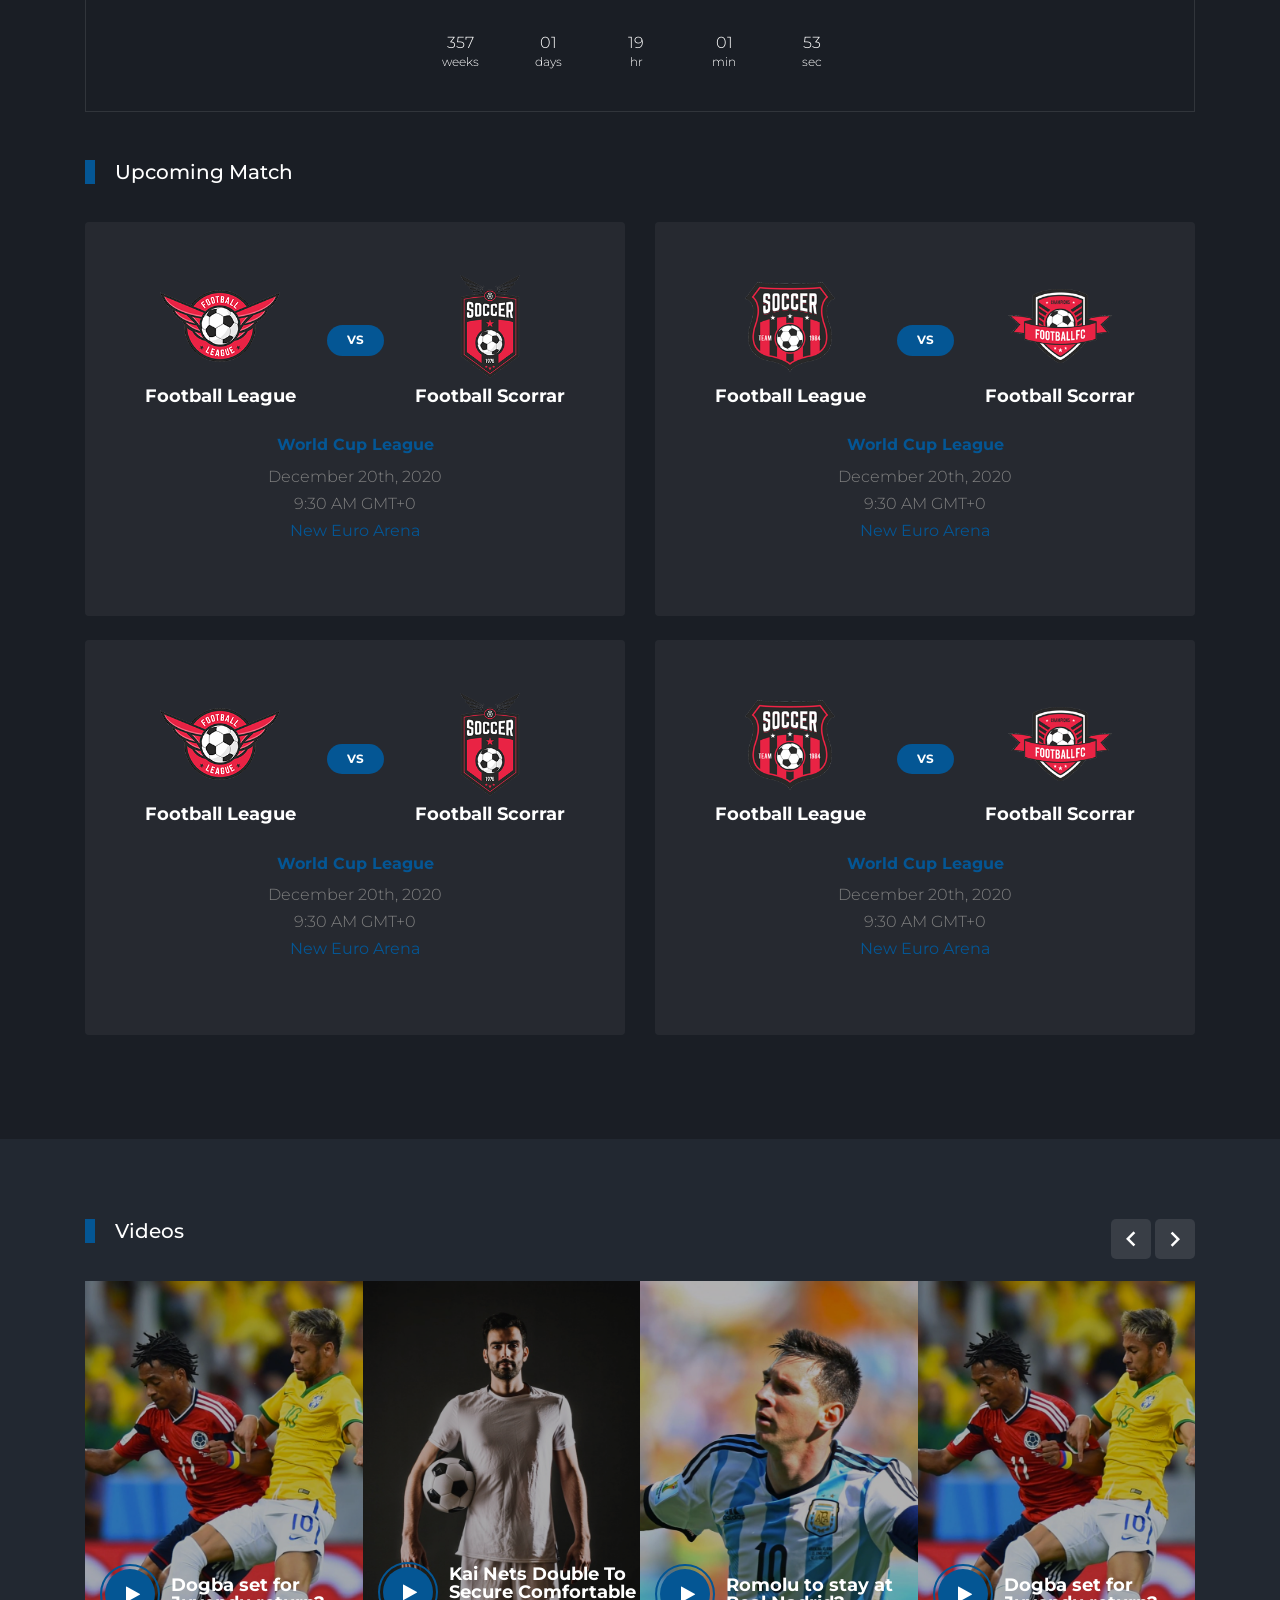
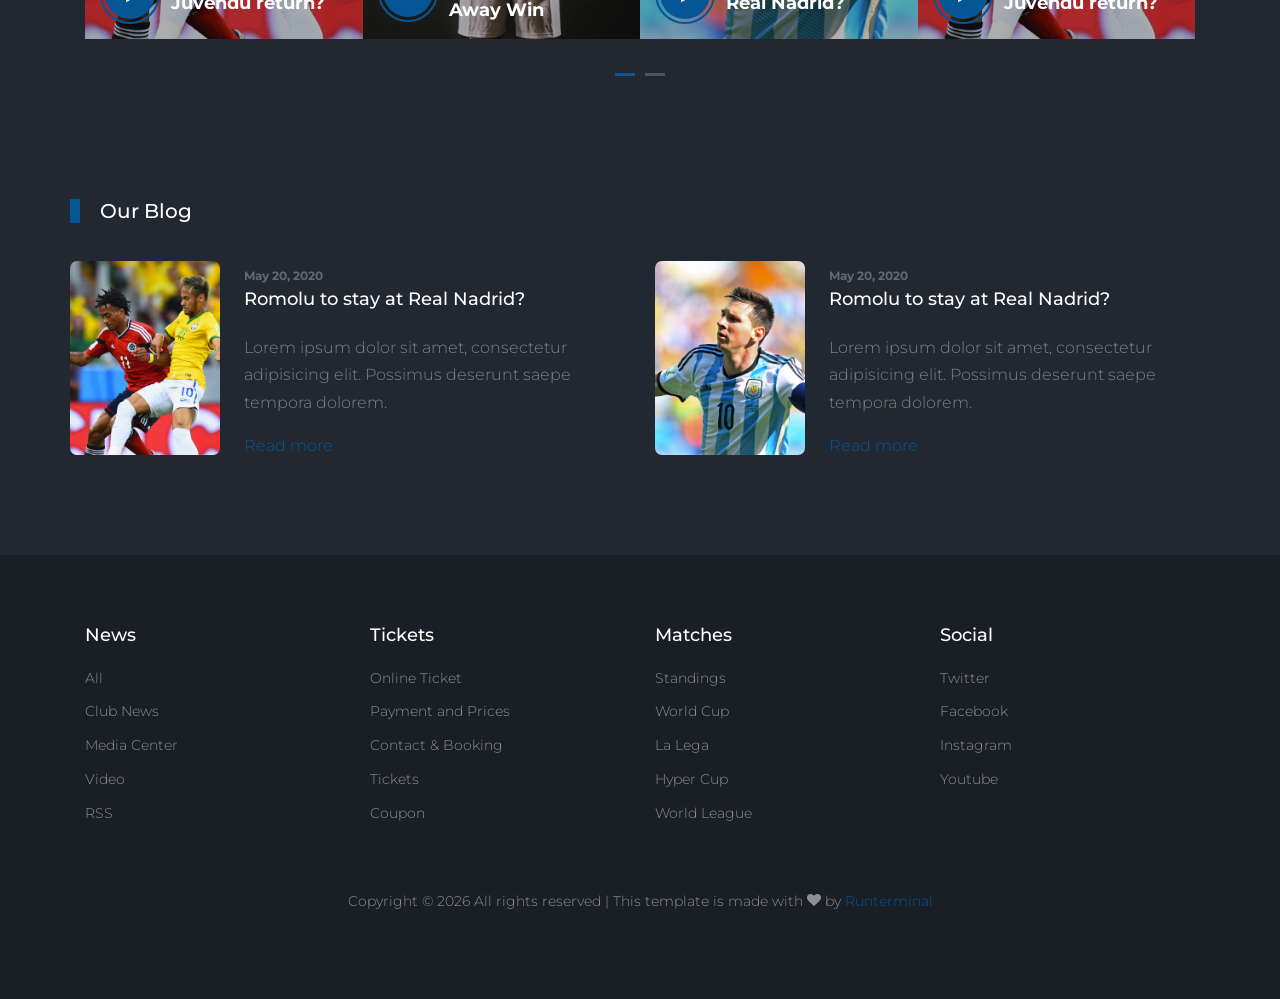
<file: matches.html>
<!DOCTYPE html>
<html lang="en">

<head>
  <title>Football Scorrar &mdash; Website by Runterminal</title>
  <meta charset="utf-8">
  <meta name="viewport" content="width=device-width, initial-scale=1, shrink-to-fit=no">


  <link href="https://fonts.googleapis.com/css2?family=Montserrat:wght@400;700&display=swap" rel="stylesheet">

  <link rel="stylesheet" href="fonts/icomoon/style.css">

  <link rel="stylesheet" href="css/bootstrap/bootstrap.css">
  <link rel="stylesheet" href="css/jquery-ui.css">
  <link rel="stylesheet" href="css/owl.carousel.min.css">
  <link rel="stylesheet" href="css/owl.theme.default.min.css">
  <link rel="stylesheet" href="css/owl.theme.default.min.css">

  <link rel="stylesheet" href="css/jquery.fancybox.min.css">

  <link rel="stylesheet" href="css/bootstrap-datepicker.css">

  <link rel="stylesheet" href="fonts/flaticon/font/flaticon.css">

  <link rel="stylesheet" href="css/aos.css">

  <link rel="stylesheet" href="css/style.css">



</head>

<body>

  <div class="site-wrap">

    <div class="site-mobile-menu site-navbar-target">
      <div class="site-mobile-menu-header">
        <div class="site-mobile-menu-close">
          <span class="icon-close2 js-menu-toggle"></span>
        </div>
      </div>
      <div class="site-mobile-menu-body"></div>
    </div>


    <header class="site-navbar py-4" role="banner">

      <div class="container">
        <div class="d-flex align-items-center">
          <div class="site-logo">
            <a href="index.html">
              <img src="images/logo.png" height="100" alt="Logo">
            </a>
          </div>
          <div class="ml-auto">
            <nav class="site-navigation position-relative text-right" role="navigation">
              <ul class="site-menu main-menu js-clone-nav mr-auto d-none d-lg-block">
                <li><a href="index.html" class="nav-link">Home</a></li>
                <li class="active"><a href="matches.html" class="nav-link">Matches</a></li>
                <li><a href="players.html" class="nav-link">Players</a></li>
                <li><a href="blog.html" class="nav-link">Blog</a></li>
                <li><a href="contact.html" class="nav-link">Contact</a></li>
              </ul>
            </nav>

            <a href="#" class="d-inline-block d-lg-none site-menu-toggle js-menu-toggle text-black float-right text-white"><span
                class="icon-menu h3 text-white"></span></a>
          </div>
        </div>
      </div>

    </header>

    <div class="hero overlay" style="background-image: url('images/bg_3.jpg');">
      <div class="container">
        <div class="row align-items-center">
          <div class="col-lg-5 mx-auto text-center">
            <h1 class="text-white">Matches</h1>
            <p>Lorem ipsum dolor sit amet, consectetur adipisicing elit. Soluta, molestias repudiandae pariatur.</p>
          </div>
        </div>
      </div>
    </div>

    
    
    <div class="container">
      

      <div class="row">
        <div class="col-lg-12">
          
          <div class="d-flex team-vs">
            <span class="score">4-1</span>
            <div class="team-1 w-50">
              <div class="team-details w-100 text-center">
                <img src="images/logo_1.png" alt="Image" class="img-fluid">
                <h3>LA LEGA <span>(win)</span></h3>
                <ul class="list-unstyled">
                  <li>Anja Landry (7)</li>
                  <li>Eadie Salinas (12)</li>
                  <li>Ashton Allen (10)</li>
                  <li>Baxter Metcalfe (5)</li>
                </ul>
              </div>
            </div>
            <div class="team-2 w-50">
              <div class="team-details w-100 text-center">
                <img src="images/logo_2.png" alt="Image" class="img-fluid">
                <h3>JUVENDU <span>(loss)</span></h3>
                <ul class="list-unstyled">
                  <li>Macauly Green (3)</li>
                  <li>Arham Stark (8)</li>
                  <li>Stephan Murillo (9)</li>
                  <li>Ned Ritter (5)</li>
                </ul>
              </div>
            </div>
          </div>
        </div>
      </div>
    </div>
  

    
    <div class="site-section bg-dark">
      <div class="container">
        
        <div class="row mb-5">
          <div class="col-lg-12">
            <div class="widget-next-match">
              <div class="widget-title">
                <h3>Next Match</h3>
              </div>
              <div class="widget-body mb-3">
                <div class="widget-vs">
                  <div class="d-flex align-items-center justify-content-around justify-content-between w-100">
                    <div class="team-1 text-center">
                      <img src="images/logo_1.png" alt="Image">
                      <h3>Football League</h3>
                    </div>
                    <div>
                      <span class="vs"><span>VS</span></span>
                    </div>
                    <div class="team-2 text-center">
                      <img src="images/logo_2.png" alt="Image">
                      <h3>Football Scorrar</h3>
                    </div>
                  </div>
                </div>
              </div>

              <div class="text-center widget-vs-contents mb-4">
                <h4>World Cup League</h4>
                <p class="mb-5">
                  <span class="d-block">December 20th, 2020</span>
                  <span class="d-block">9:30 AM GMT+0</span>
                  <strong class="text-primary">New Euro Arena</strong>
                </p>

                <div id="date-countdown2" class="pb-1"></div>
              </div>
            </div>
          </div>
        </div>

        <div class="row">
          <div class="col-12 title-section">
            <h2 class="heading">Upcoming Match</h2>
          </div>
          <div class="col-lg-6 mb-4">
            <div class="bg-light p-4 rounded">
              <div class="widget-body">
                  <div class="widget-vs">
                    <div class="d-flex align-items-center justify-content-around justify-content-between w-100">
                      <div class="team-1 text-center">
                        <img src="images/logo_1.png" alt="Image">
                        <h3>Football League</h3>
                      </div>
                      <div>
                        <span class="vs"><span>VS</span></span>
                      </div>
                      <div class="team-2 text-center">
                        <img src="images/logo_2.png" alt="Image">
                        <h3>Football Scorrar</h3>
                      </div>
                    </div>
                  </div>
                </div>

                <div class="text-center widget-vs-contents mb-4">
                  <h4>World Cup League</h4>
                  <p class="mb-5">
                    <span class="d-block">December 20th, 2020</span>
                    <span class="d-block">9:30 AM GMT+0</span>
                    <strong class="text-primary">New Euro Arena</strong>
                  </p>

                </div>
              
            </div>
          </div>
          <div class="col-lg-6 mb-4">
            <div class="bg-light p-4 rounded">
              <div class="widget-body">
                  <div class="widget-vs">
                    <div class="d-flex align-items-center justify-content-around justify-content-between w-100">
                      <div class="team-1 text-center">
                        <img src="images/logo_3.png" alt="Image">
                        <h3>Football League</h3>
                      </div>
                      <div>
                        <span class="vs"><span>VS</span></span>
                      </div>
                      <div class="team-2 text-center">
                        <img src="images/logo_4.png" alt="Image">
                        <h3>Football Scorrar</h3>
                      </div>
                    </div>
                  </div>
                </div>

                <div class="text-center widget-vs-contents mb-4">
                  <h4>World Cup League</h4>
                  <p class="mb-5">
                    <span class="d-block">December 20th, 2020</span>
                    <span class="d-block">9:30 AM GMT+0</span>
                    <strong class="text-primary">New Euro Arena</strong>
                  </p>

                </div>
              
            </div>
          </div>

          <div class="col-lg-6 mb-4">
            <div class="bg-light p-4 rounded">
              <div class="widget-body">
                  <div class="widget-vs">
                    <div class="d-flex align-items-center justify-content-around justify-content-between w-100">
                      <div class="team-1 text-center">
                        <img src="images/logo_1.png" alt="Image">
                        <h3>Football League</h3>
                      </div>
                      <div>
                        <span class="vs"><span>VS</span></span>
                      </div>
                      <div class="team-2 text-center">
                        <img src="images/logo_2.png" alt="Image">
                        <h3>Football Scorrar</h3>
                      </div>
                    </div>
                  </div>
                </div>

                <div class="text-center widget-vs-contents mb-4">
                  <h4>World Cup League</h4>
                  <p class="mb-5">
                    <span class="d-block">December 20th, 2020</span>
                    <span class="d-block">9:30 AM GMT+0</span>
                    <strong class="text-primary">New Euro Arena</strong>
                  </p>

                </div>
              
            </div>
          </div>
          <div class="col-lg-6 mb-4">
            <div class="bg-light p-4 rounded">
              <div class="widget-body">
                  <div class="widget-vs">
                    <div class="d-flex align-items-center justify-content-around justify-content-between w-100">
                      <div class="team-1 text-center">
                        <img src="images/logo_3.png" alt="Image">
                        <h3>Football League</h3>
                      </div>
                      <div>
                        <span class="vs"><span>VS</span></span>
                      </div>
                      <div class="team-2 text-center">
                        <img src="images/logo_4.png" alt="Image">
                        <h3>Football Scorrar</h3>
                      </div>
                    </div>
                  </div>
                </div>

                <div class="text-center widget-vs-contents mb-4">
                  <h4>World Cup League</h4>
                  <p class="mb-5">
                    <span class="d-block">December 20th, 2020</span>
                    <span class="d-block">9:30 AM GMT+0</span>
                    <strong class="text-primary">New Euro Arena</strong>
                  </p>

                </div>
              
            </div>
          </div>
          
        </div>
      </div>
    </div> <!-- .site-section -->

    <div class="site-section">
      <div class="container">
        <div class="row">
          <div class="col-6 title-section">
            <h2 class="heading">Videos</h2>
          </div>
          <div class="col-6 text-right">
            <div class="custom-nav">
            <a href="#" class="js-custom-prev-v2"><span class="icon-keyboard_arrow_left"></span></a>
            <span></span>
            <a href="#" class="js-custom-next-v2"><span class="icon-keyboard_arrow_right"></span></a>
            </div>
          </div>
        </div>


        <div class="owl-4-slider owl-carousel">
          <div class="item">
            <div class="video-media">
              <img src="images/img_1.jpg" alt="Image" class="img-fluid">
              <a href="https://vimeo.com/139714818" class="d-flex play-button align-items-center" data-fancybox>
                <span class="icon mr-3">
                  <span class="icon-play"></span>
                </span>
                <div class="caption">
                  <h3 class="m-0">Dogba set for Juvendu return?</h3>
                </div>
              </a>
            </div>
          </div>
          <div class="item">
            <div class="video-media">
              <img src="images/img_2.jpg" alt="Image" class="img-fluid">
              <a href="https://vimeo.com/139714818" class="d-flex play-button align-items-center" data-fancybox>
                <span class="icon mr-3">
                  <span class="icon-play"></span>
                </span>
                <div class="caption">
                  <h3 class="m-0">Kai Nets Double To Secure Comfortable Away Win</h3>
                </div>
              </a>
            </div>
          </div>
          <div class="item">
            <div class="video-media">
              <img src="images/img_3.jpg" alt="Image" class="img-fluid">
              <a href="https://vimeo.com/139714818" class="d-flex play-button align-items-center" data-fancybox>
                <span class="icon mr-3">
                  <span class="icon-play"></span>
                </span>
                <div class="caption">
                  <h3 class="m-0">Romolu to stay at Real Nadrid?</h3>
                </div>
              </a>
            </div>
          </div>

          <div class="item">
            <div class="video-media">
              <img src="images/img_1.jpg" alt="Image" class="img-fluid">
              <a href="https://vimeo.com/139714818" class="d-flex play-button align-items-center" data-fancybox>
                <span class="icon mr-3">
                  <span class="icon-play"></span>
                </span>
                <div class="caption">
                  <h3 class="m-0">Dogba set for Juvendu return?</h3>
                </div>
              </a>
            </div>
          </div>
          <div class="item">
            <div class="video-media">
              <img src="images/img_2.jpg" alt="Image" class="img-fluid">
              <a href="https://vimeo.com/139714818" class="d-flex play-button align-items-center" data-fancybox>
                <span class="icon mr-3">
                  <span class="icon-play"></span>
                </span>
                <div class="caption">
                  <h3 class="m-0">Kai Nets Double To Secure Comfortable Away Win</h3>
                </div>
              </a>
            </div>
          </div>
          <div class="item">
            <div class="video-media">
              <img src="images/img_3.jpg" alt="Image" class="img-fluid">
              <a href="https://vimeo.com/139714818" class="d-flex play-button align-items-center" data-fancybox>
                <span class="icon mr-3">
                  <span class="icon-play"></span>
                </span>
                <div class="caption">
                  <h3 class="m-0">Romolu to stay at Real Nadrid?</h3>
                </div>
              </a>
            </div>
          </div>

        </div>

      </div>
    </div>

    <div class="container site-section">
      <div class="row">
        <div class="col-6 title-section">
          <h2 class="heading">Our Blog</h2>
        </div>
      </div>
      <div class="row">
        <div class="col-lg-6">
          <div class="custom-media d-flex">
            <div class="img mr-4">
              <img src="images/img_1.jpg" alt="Image" class="img-fluid">
            </div>
            <div class="text">
              <span class="meta">May 20, 2020</span>
              <h3 class="mb-4"><a href="#">Romolu to stay at Real Nadrid?</a></h3>
              <p>Lorem ipsum dolor sit amet, consectetur adipisicing elit. Possimus deserunt saepe tempora dolorem.</p>
              <p><a href="#">Read more</a></p>
            </div>
          </div>
        </div>
        <div class="col-lg-6">
          <div class="custom-media d-flex">
            <div class="img mr-4">
              <img src="images/img_3.jpg" alt="Image" class="img-fluid">
            </div>
            <div class="text">
              <span class="meta">May 20, 2020</span>
              <h3 class="mb-4"><a href="#">Romolu to stay at Real Nadrid?</a></h3>
              <p>Lorem ipsum dolor sit amet, consectetur adipisicing elit. Possimus deserunt saepe tempora dolorem.</p>
              <p><a href="#">Read more</a></p>
            </div>
          </div>
        </div>
      </div>
    </div>



    <footer class="footer-section">
      <div class="container">
        <div class="row">
          <div class="col-lg-3">
            <div class="widget mb-3">
              <h3>News</h3>
              <ul class="list-unstyled links">
                <li><a href="#">All</a></li>
                <li><a href="#">Club News</a></li>
                <li><a href="#">Media Center</a></li>
                <li><a href="#">Video</a></li>
                <li><a href="#">RSS</a></li>
              </ul>
            </div>
          </div>
          <div class="col-lg-3">
            <div class="widget mb-3">
              <h3>Tickets</h3>
              <ul class="list-unstyled links">
                <li><a href="#">Online Ticket</a></li>
                <li><a href="#">Payment and Prices</a></li>
                <li><a href="#">Contact &amp; Booking</a></li>
                <li><a href="#">Tickets</a></li>
                <li><a href="#">Coupon</a></li>
              </ul>
            </div>
          </div>
          <div class="col-lg-3">
            <div class="widget mb-3">
              <h3>Matches</h3>
              <ul class="list-unstyled links">
                <li><a href="#">Standings</a></li>
                <li><a href="#">World Cup</a></li>
                <li><a href="#">La Lega</a></li>
                <li><a href="#">Hyper Cup</a></li>
                <li><a href="#">World League</a></li>
              </ul>
            </div>
          </div>

          <div class="col-lg-3">
            <div class="widget mb-3">
              <h3>Social</h3>
              <ul class="list-unstyled links">
                <li><a href="#">Twitter</a></li>
                <li><a href="#">Facebook</a></li>
                <li><a href="#">Instagram</a></li>
                <li><a href="#">Youtube</a></li>
              </ul>
            </div>
          </div>

        </div>

        <div class="row text-center">
          <div class="col-md-12">
            <div class=" pt-5">
              <p>
                <!-- Link back to Runterminal can't be removed. Template is licensed under CC BY 3.0. -->
                Copyright &copy;
                <script>
                  document.write(new Date().getFullYear());
                </script> All rights reserved | This template is made with <i class="icon-heart"
                  aria-hidden="true"></i> by <a href="https://Runterminal.com" target="_blank">Runterminal</a>
                <!-- Link back to Runterminal can't be removed. Template is licensed under CC BY 3.0. -->
              </p>
            </div>
          </div>

        </div>
      </div>
    </footer>



  </div>
  <!-- .site-wrap -->

  <script src="js/jquery-3.3.1.min.js"></script>
  <script src="js/jquery-migrate-3.0.1.min.js"></script>
  <script src="js/jquery-ui.js"></script>
  <script src="js/popper.min.js"></script>
  <script src="js/bootstrap.min.js"></script>
  <script src="js/owl.carousel.min.js"></script>
  <script src="js/jquery.stellar.min.js"></script>
  <script src="js/jquery.countdown.min.js"></script>
  <script src="js/bootstrap-datepicker.min.js"></script>
  <script src="js/jquery.easing.1.3.js"></script>
  <script src="js/aos.js"></script>
  <script src="js/jquery.fancybox.min.js"></script>
  <script src="js/jquery.sticky.js"></script>
  <script src="js/jquery.mb.YTPlayer.min.js"></script>


  <script src="js/main.js"></script>

</body>

</html>
</file>
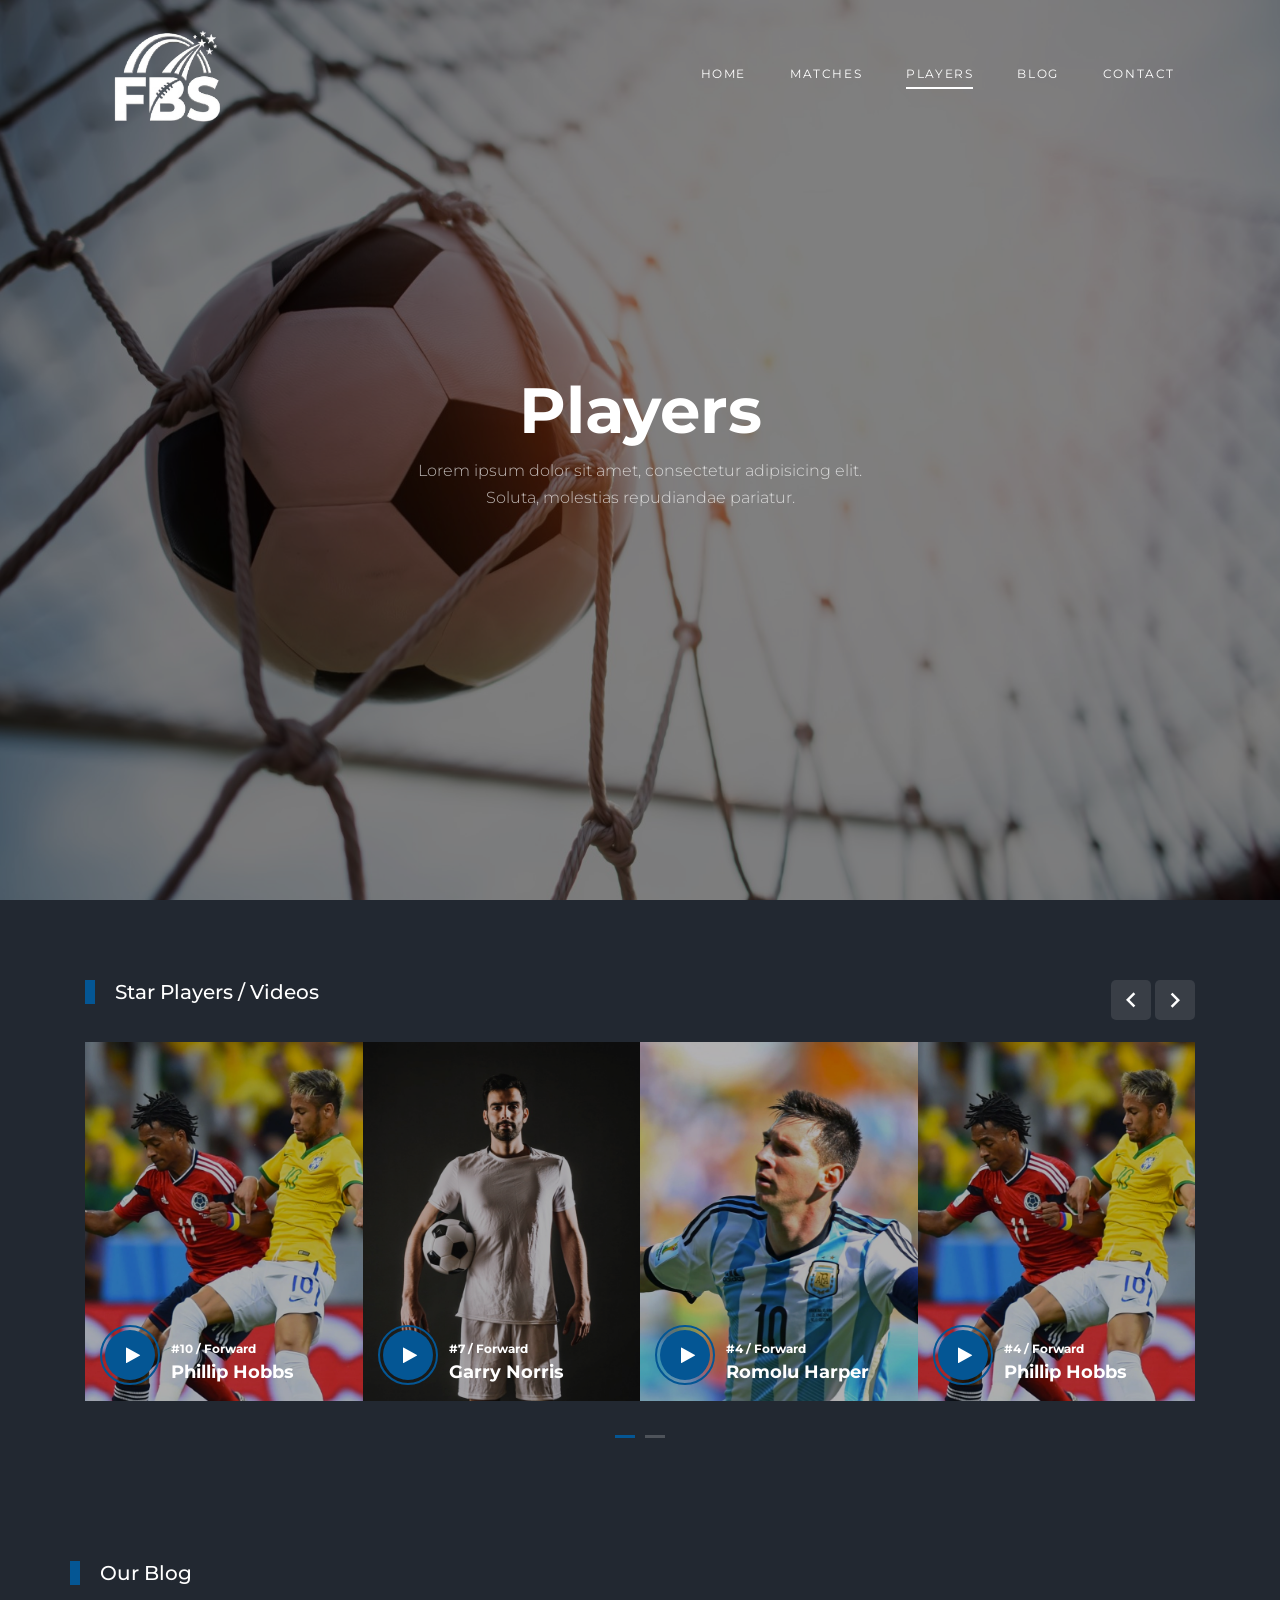
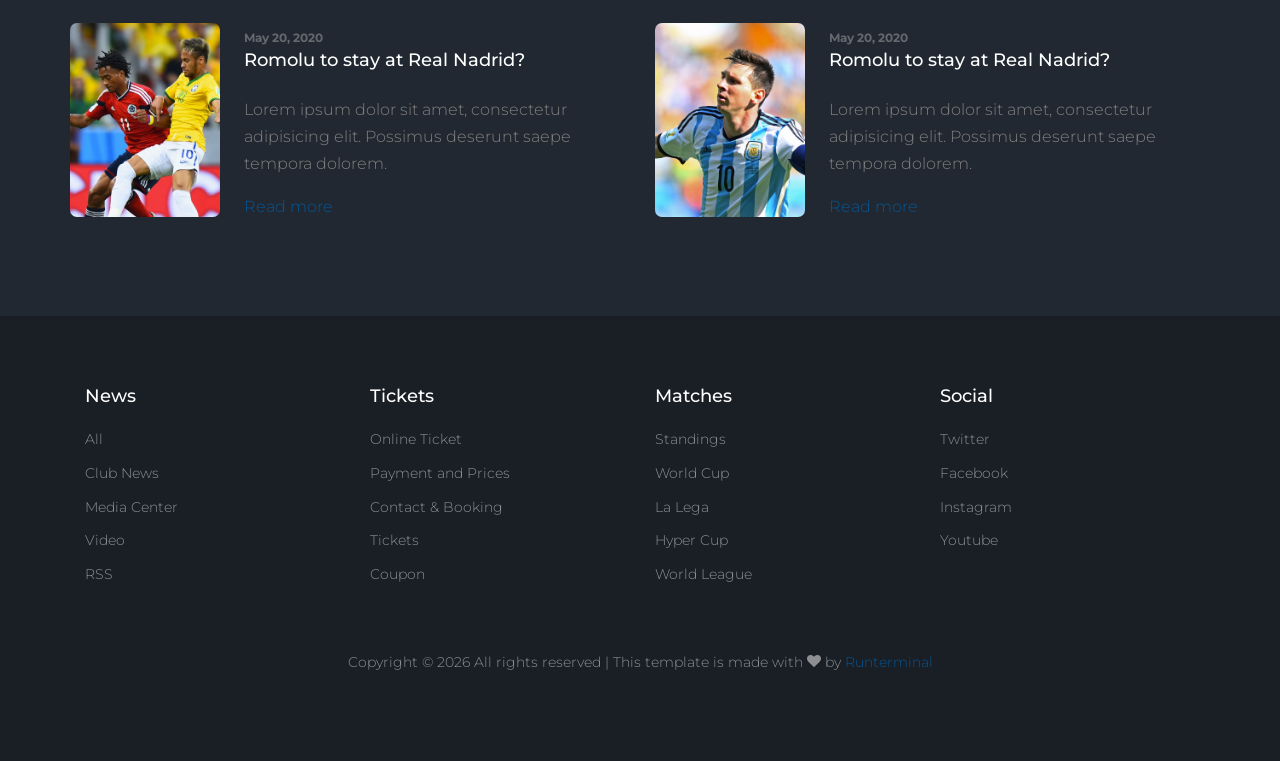
<file: players.html>
<!DOCTYPE html>
<html lang="en">

<head>
  <title>Football Scorrar &mdash; Website by Runterminal</title>
  <meta charset="utf-8">
  <meta name="viewport" content="width=device-width, initial-scale=1, shrink-to-fit=no">


  <link href="https://fonts.googleapis.com/css2?family=Montserrat:wght@400;700&display=swap" rel="stylesheet">

  <link rel="stylesheet" href="fonts/icomoon/style.css">

  <link rel="stylesheet" href="css/bootstrap/bootstrap.css">
  <link rel="stylesheet" href="css/jquery-ui.css">
  <link rel="stylesheet" href="css/owl.carousel.min.css">
  <link rel="stylesheet" href="css/owl.theme.default.min.css">
  <link rel="stylesheet" href="css/owl.theme.default.min.css">

  <link rel="stylesheet" href="css/jquery.fancybox.min.css">

  <link rel="stylesheet" href="css/bootstrap-datepicker.css">

  <link rel="stylesheet" href="fonts/flaticon/font/flaticon.css">

  <link rel="stylesheet" href="css/aos.css">

  <link rel="stylesheet" href="css/style.css">



</head>

<body>

  <div class="site-wrap">

    <div class="site-mobile-menu site-navbar-target">
      <div class="site-mobile-menu-header">
        <div class="site-mobile-menu-close">
          <span class="icon-close2 js-menu-toggle"></span>
        </div>
      </div>
      <div class="site-mobile-menu-body"></div>
    </div>


    <header class="site-navbar py-4" role="banner">

      <div class="container">
        <div class="d-flex align-items-center">
          <div class="site-logo">
            <a href="index.html">
              <img src="images/logo.png" height="100" alt="Logo">
            </a>
          </div>
          <div class="ml-auto">
            <nav class="site-navigation position-relative text-right" role="navigation">
              <ul class="site-menu main-menu js-clone-nav mr-auto d-none d-lg-block">
                <li><a href="index.html" class="nav-link">Home</a></li>
                <li><a href="matches.html" class="nav-link">Matches</a></li>
                <li class="active"><a href="players.html" class="nav-link">Players</a></li>
                <li><a href="blog.html" class="nav-link">Blog</a></li>
                <li><a href="contact.html" class="nav-link">Contact</a></li>
              </ul>
            </nav>

            <a href="#" class="d-inline-block d-lg-none site-menu-toggle js-menu-toggle text-black float-right text-white"><span
                class="icon-menu h3 text-white"></span></a>
          </div>
        </div>
      </div>

    </header>

    <div class="hero overlay" style="background-image: url('images/bg_3.jpg');">
      <div class="container">
        <div class="row align-items-center">
          <div class="col-lg-5 mx-auto text-center">
            <h1 class="text-white">Players</h1>
            <p>Lorem ipsum dolor sit amet, consectetur adipisicing elit. Soluta, molestias repudiandae pariatur.</p>
          </div>
        </div>
      </div>
    </div>

    
    
    <div class="site-section">
      <div class="container">
        <div class="row">
          <div class="col-6 title-section">
            <h2 class="heading">Star Players / Videos</h2>
          </div>
          <div class="col-6 text-right">
            <div class="custom-nav">
            <a href="#" class="js-custom-prev-v2"><span class="icon-keyboard_arrow_left"></span></a>
            <span></span>
            <a href="#" class="js-custom-next-v2"><span class="icon-keyboard_arrow_right"></span></a>
            </div>
          </div>
        </div>


        <div class="owl-4-slider owl-carousel">
          <div class="item">
            <div class="video-media">
              <img src="images/img_1.jpg" alt="Image" class="img-fluid">
              <a href="https://vimeo.com/139714818" class="d-flex play-button align-items-center" data-fancybox>
                <span class="icon mr-3">
                  <span class="icon-play"></span>
                </span>
                <div class="caption">
                  <span class="meta">#10 / Forward</span>
                  <h3 class="m-0">Phillip Hobbs</h3>
                </div>
              </a>
            </div>
          </div>
          <div class="item">
            <div class="video-media">
              <img src="images/img_2.jpg" alt="Image" class="img-fluid">
              <a href="https://vimeo.com/139714818" class="d-flex play-button align-items-center" data-fancybox>
                <span class="icon mr-3">
                  <span class="icon-play"></span>
                </span>
                <div class="caption">
                  <span class="meta">#7 / Forward</span>
                  <h3 class="m-0">Garry Norris</h3>
                </div>
              </a>
            </div>
          </div>
          <div class="item">
            <div class="video-media">
              <img src="images/img_3.jpg" alt="Image" class="img-fluid">
              <a href="https://vimeo.com/139714818" class="d-flex play-button align-items-center" data-fancybox>
                <span class="icon mr-3">
                  <span class="icon-play"></span>
                </span>
                <div class="caption">
                  <span class="meta">#4 / Forward</span>
                  <h3 class="m-0">Romolu Harper</h3>
                </div>
              </a>
            </div>
          </div>

          <div class="item">
            <div class="video-media">
              <img src="images/img_1.jpg" alt="Image" class="img-fluid">
              <a href="https://vimeo.com/139714818" class="d-flex play-button align-items-center" data-fancybox>
                <span class="icon mr-3">
                  <span class="icon-play"></span>
                </span>
                <div class="caption">
                  <span class="meta">#4 / Forward</span>
                  <h3 class="m-0">Phillip Hobbs</h3>
                </div>
              </a>
            </div>
          </div>
          <div class="item">
            <div class="video-media">
              <img src="images/img_2.jpg" alt="Image" class="img-fluid">
              <a href="https://vimeo.com/139714818" class="d-flex play-button align-items-center" data-fancybox>
                <span class="icon mr-3">
                  <span class="icon-play"></span>
                </span>
                <div class="caption">
                  <span class="meta">#1 / GoalKeeper</span>
                  <h3 class="m-0">Garry Norris</h3>
                </div>
              </a>
            </div>
          </div>
          <div class="item">
            <div class="video-media">
              <img src="images/img_3.jpg" alt="Image" class="img-fluid">
              <a href="https://vimeo.com/139714818" class="d-flex play-button align-items-center" data-fancybox>
                <span class="icon mr-3">
                  <span class="icon-play"></span>
                </span>
                <div class="caption">
                  <span class="meta">#8 / Forward</span>
                  <h3 class="m-0">Romolu Harper</h3>
                </div>
              </a>
            </div>
          </div>
        </div>

      </div>
    </div>


    
    <div class="container site-section">
      <div class="row">
        <div class="col-6 title-section">
          <h2 class="heading">Our Blog</h2>
        </div>
      </div>
      <div class="row">
        <div class="col-lg-6">
          <div class="custom-media d-flex">
            <div class="img mr-4">
              <img src="images/img_1.jpg" alt="Image" class="img-fluid">
            </div>
            <div class="text">
              <span class="meta">May 20, 2020</span>
              <h3 class="mb-4"><a href="#">Romolu to stay at Real Nadrid?</a></h3>
              <p>Lorem ipsum dolor sit amet, consectetur adipisicing elit. Possimus deserunt saepe tempora dolorem.</p>
              <p><a href="#">Read more</a></p>
            </div>
          </div>
        </div>
        <div class="col-lg-6">
          <div class="custom-media d-flex">
            <div class="img mr-4">
              <img src="images/img_3.jpg" alt="Image" class="img-fluid">
            </div>
            <div class="text">
              <span class="meta">May 20, 2020</span>
              <h3 class="mb-4"><a href="#">Romolu to stay at Real Nadrid?</a></h3>
              <p>Lorem ipsum dolor sit amet, consectetur adipisicing elit. Possimus deserunt saepe tempora dolorem.</p>
              <p><a href="#">Read more</a></p>
            </div>
          </div>
        </div>
      </div>
    </div>



    <footer class="footer-section">
      <div class="container">
        <div class="row">
          <div class="col-lg-3">
            <div class="widget mb-3">
              <h3>News</h3>
              <ul class="list-unstyled links">
                <li><a href="#">All</a></li>
                <li><a href="#">Club News</a></li>
                <li><a href="#">Media Center</a></li>
                <li><a href="#">Video</a></li>
                <li><a href="#">RSS</a></li>
              </ul>
            </div>
          </div>
          <div class="col-lg-3">
            <div class="widget mb-3">
              <h3>Tickets</h3>
              <ul class="list-unstyled links">
                <li><a href="#">Online Ticket</a></li>
                <li><a href="#">Payment and Prices</a></li>
                <li><a href="#">Contact &amp; Booking</a></li>
                <li><a href="#">Tickets</a></li>
                <li><a href="#">Coupon</a></li>
              </ul>
            </div>
          </div>
          <div class="col-lg-3">
            <div class="widget mb-3">
              <h3>Matches</h3>
              <ul class="list-unstyled links">
                <li><a href="#">Standings</a></li>
                <li><a href="#">World Cup</a></li>
                <li><a href="#">La Lega</a></li>
                <li><a href="#">Hyper Cup</a></li>
                <li><a href="#">World League</a></li>
              </ul>
            </div>
          </div>

          <div class="col-lg-3">
            <div class="widget mb-3">
              <h3>Social</h3>
              <ul class="list-unstyled links">
                <li><a href="#">Twitter</a></li>
                <li><a href="#">Facebook</a></li>
                <li><a href="#">Instagram</a></li>
                <li><a href="#">Youtube</a></li>
              </ul>
            </div>
          </div>

        </div>

        <div class="row text-center">
          <div class="col-md-12">
            <div class=" pt-5">
              <p>
                <!-- Link back to Runterminal can't be removed. Template is licensed under CC BY 3.0. -->
                Copyright &copy;
                <script>
                  document.write(new Date().getFullYear());
                </script> All rights reserved | This template is made with <i class="icon-heart"
                  aria-hidden="true"></i> by <a href="https://Runterminal.com" target="_blank">Runterminal</a>
                <!-- Link back to Runterminal can't be removed. Template is licensed under CC BY 3.0. -->
              </p>
            </div>
          </div>

        </div>
      </div>
    </footer>



  </div>
  <!-- .site-wrap -->

  <script src="js/jquery-3.3.1.min.js"></script>
  <script src="js/jquery-migrate-3.0.1.min.js"></script>
  <script src="js/jquery-ui.js"></script>
  <script src="js/popper.min.js"></script>
  <script src="js/bootstrap.min.js"></script>
  <script src="js/owl.carousel.min.js"></script>
  <script src="js/jquery.stellar.min.js"></script>
  <script src="js/jquery.countdown.min.js"></script>
  <script src="js/bootstrap-datepicker.min.js"></script>
  <script src="js/jquery.easing.1.3.js"></script>
  <script src="js/aos.js"></script>
  <script src="js/jquery.fancybox.min.js"></script>
  <script src="js/jquery.sticky.js"></script>
  <script src="js/jquery.mb.YTPlayer.min.js"></script>


  <script src="js/main.js"></script>

</body>

</html>
</file>
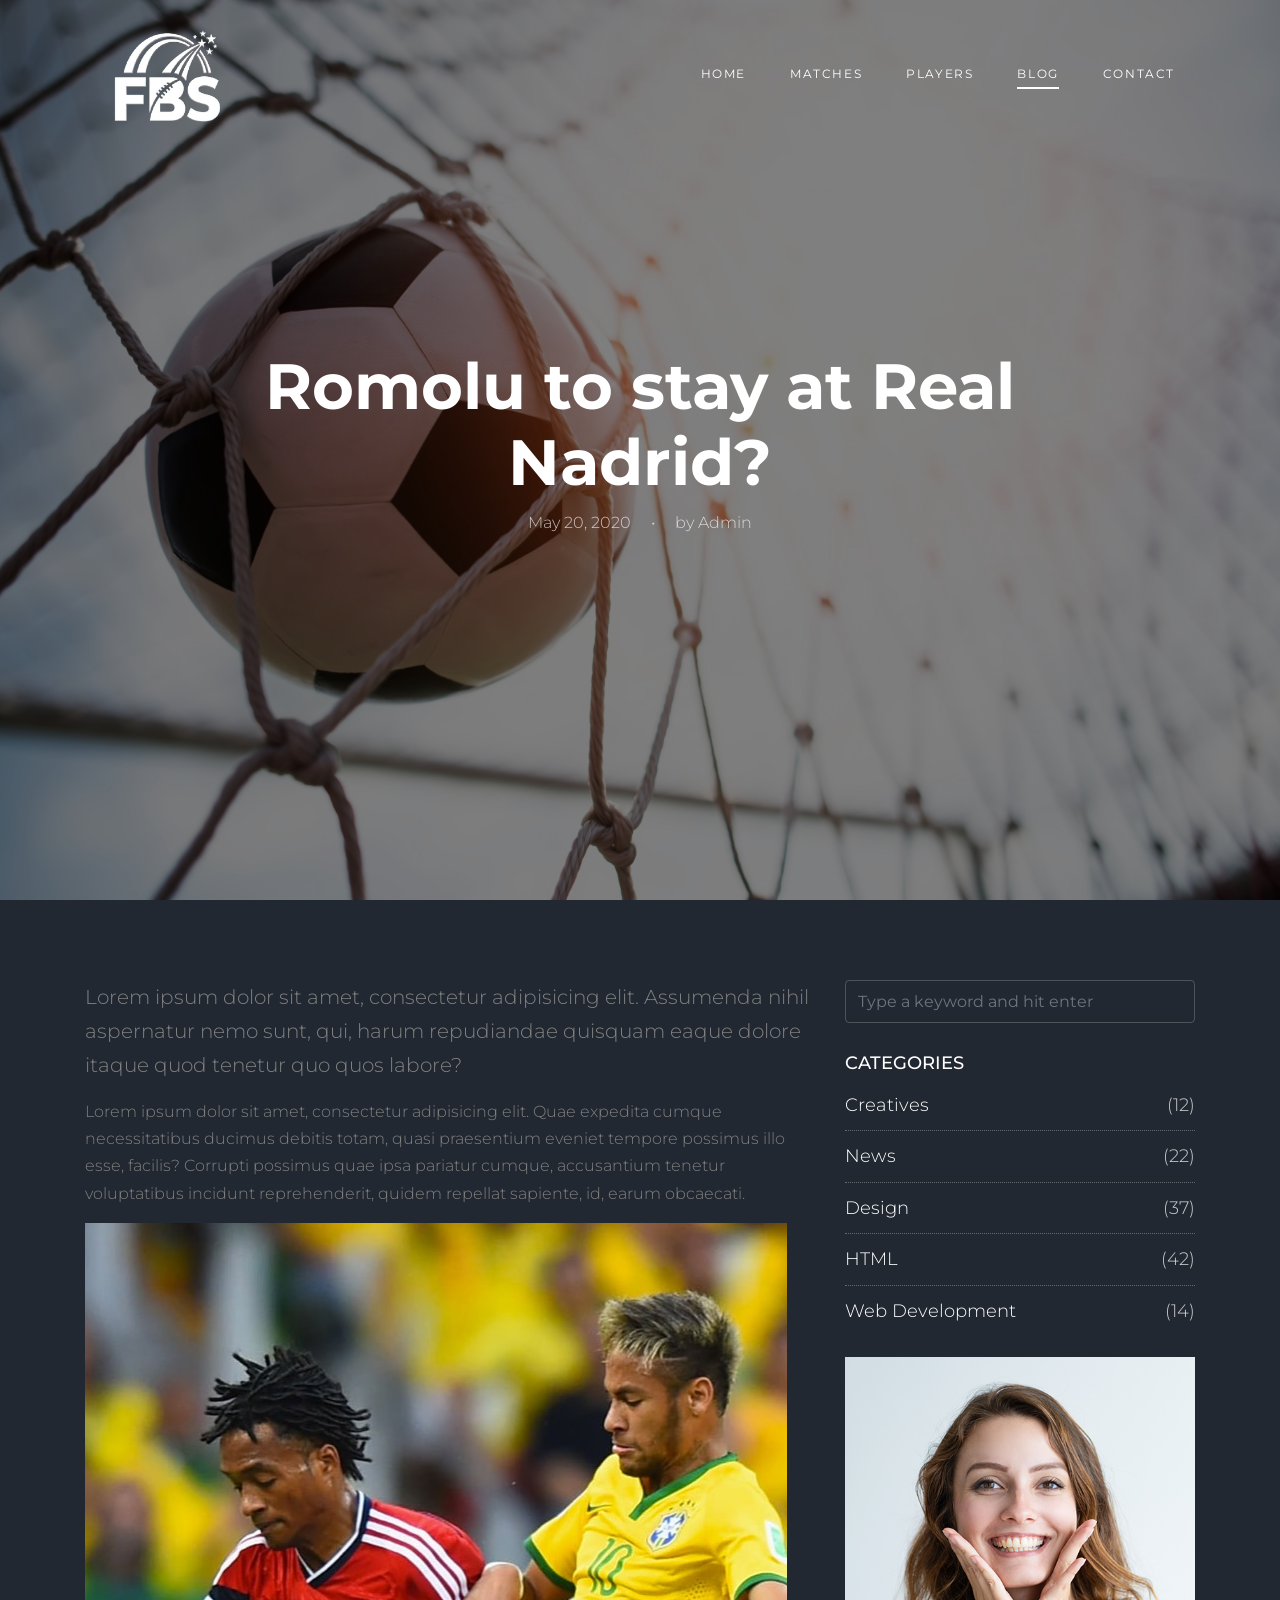
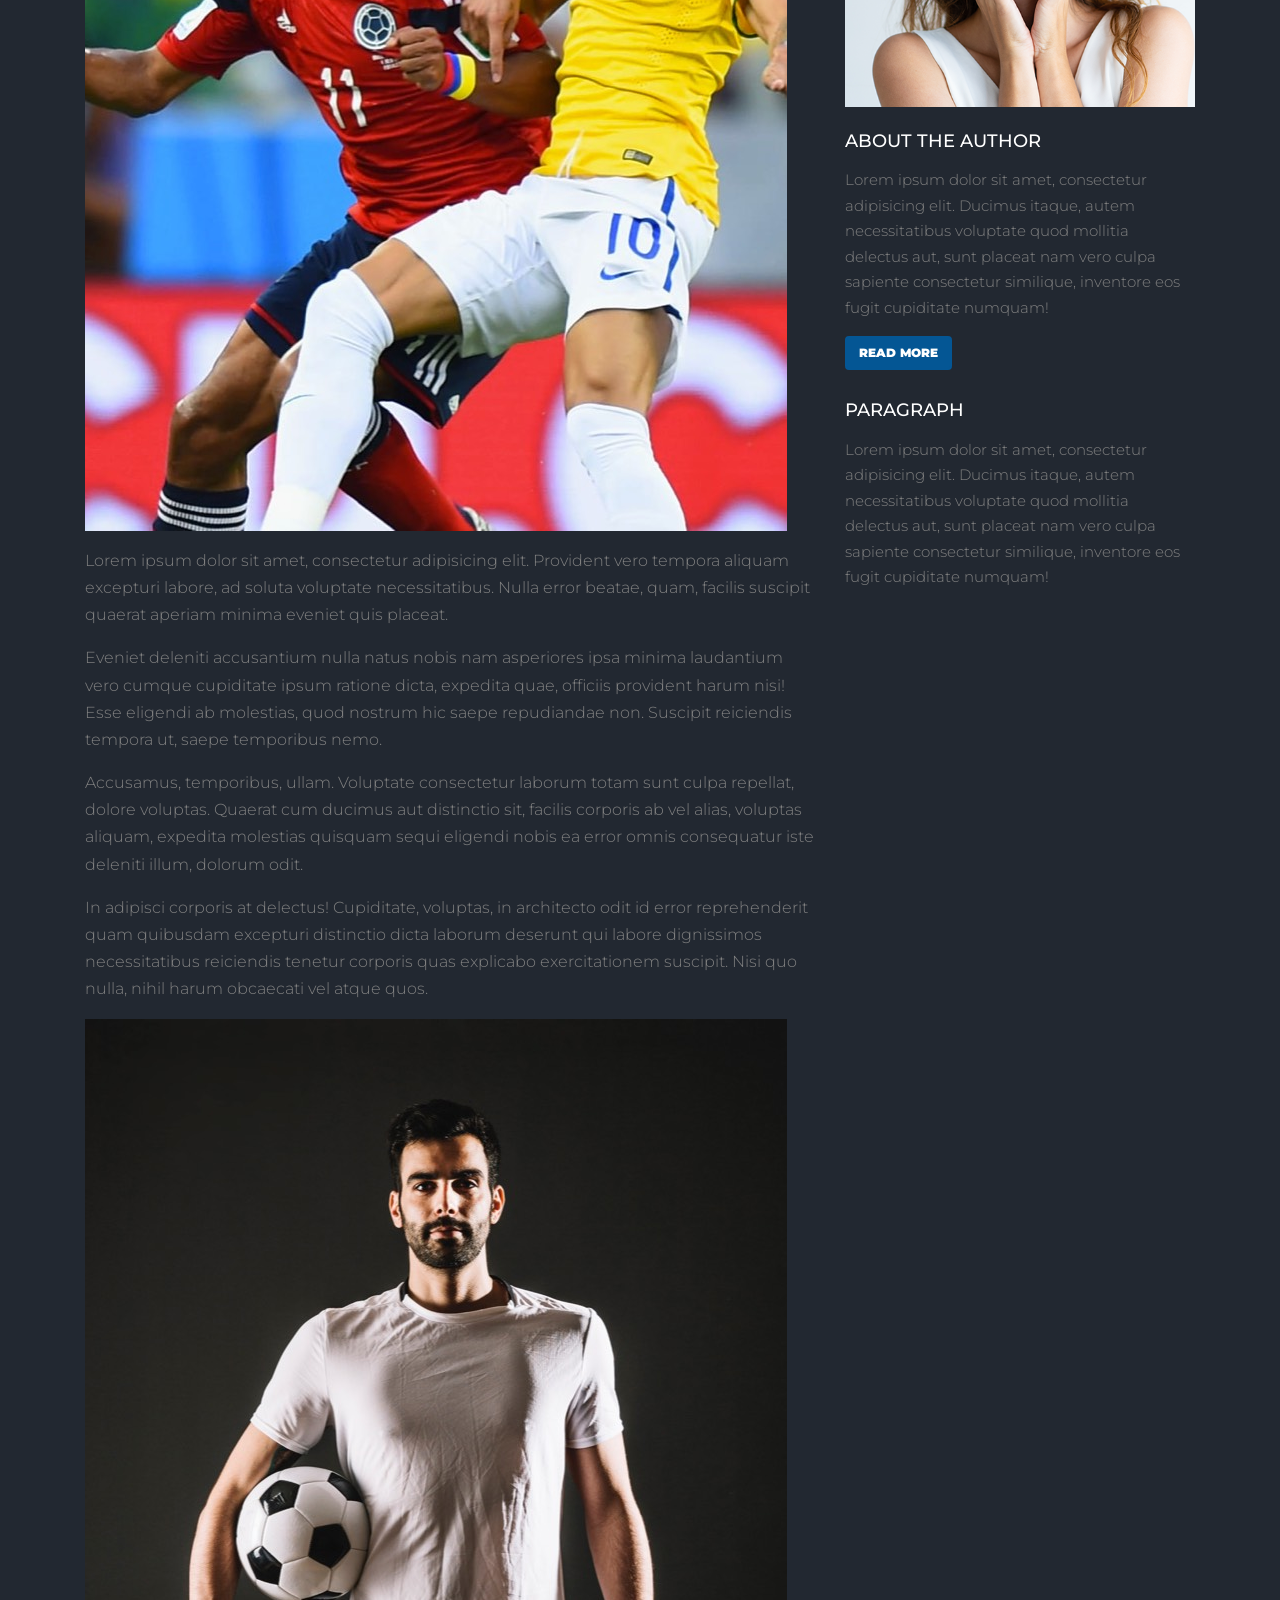
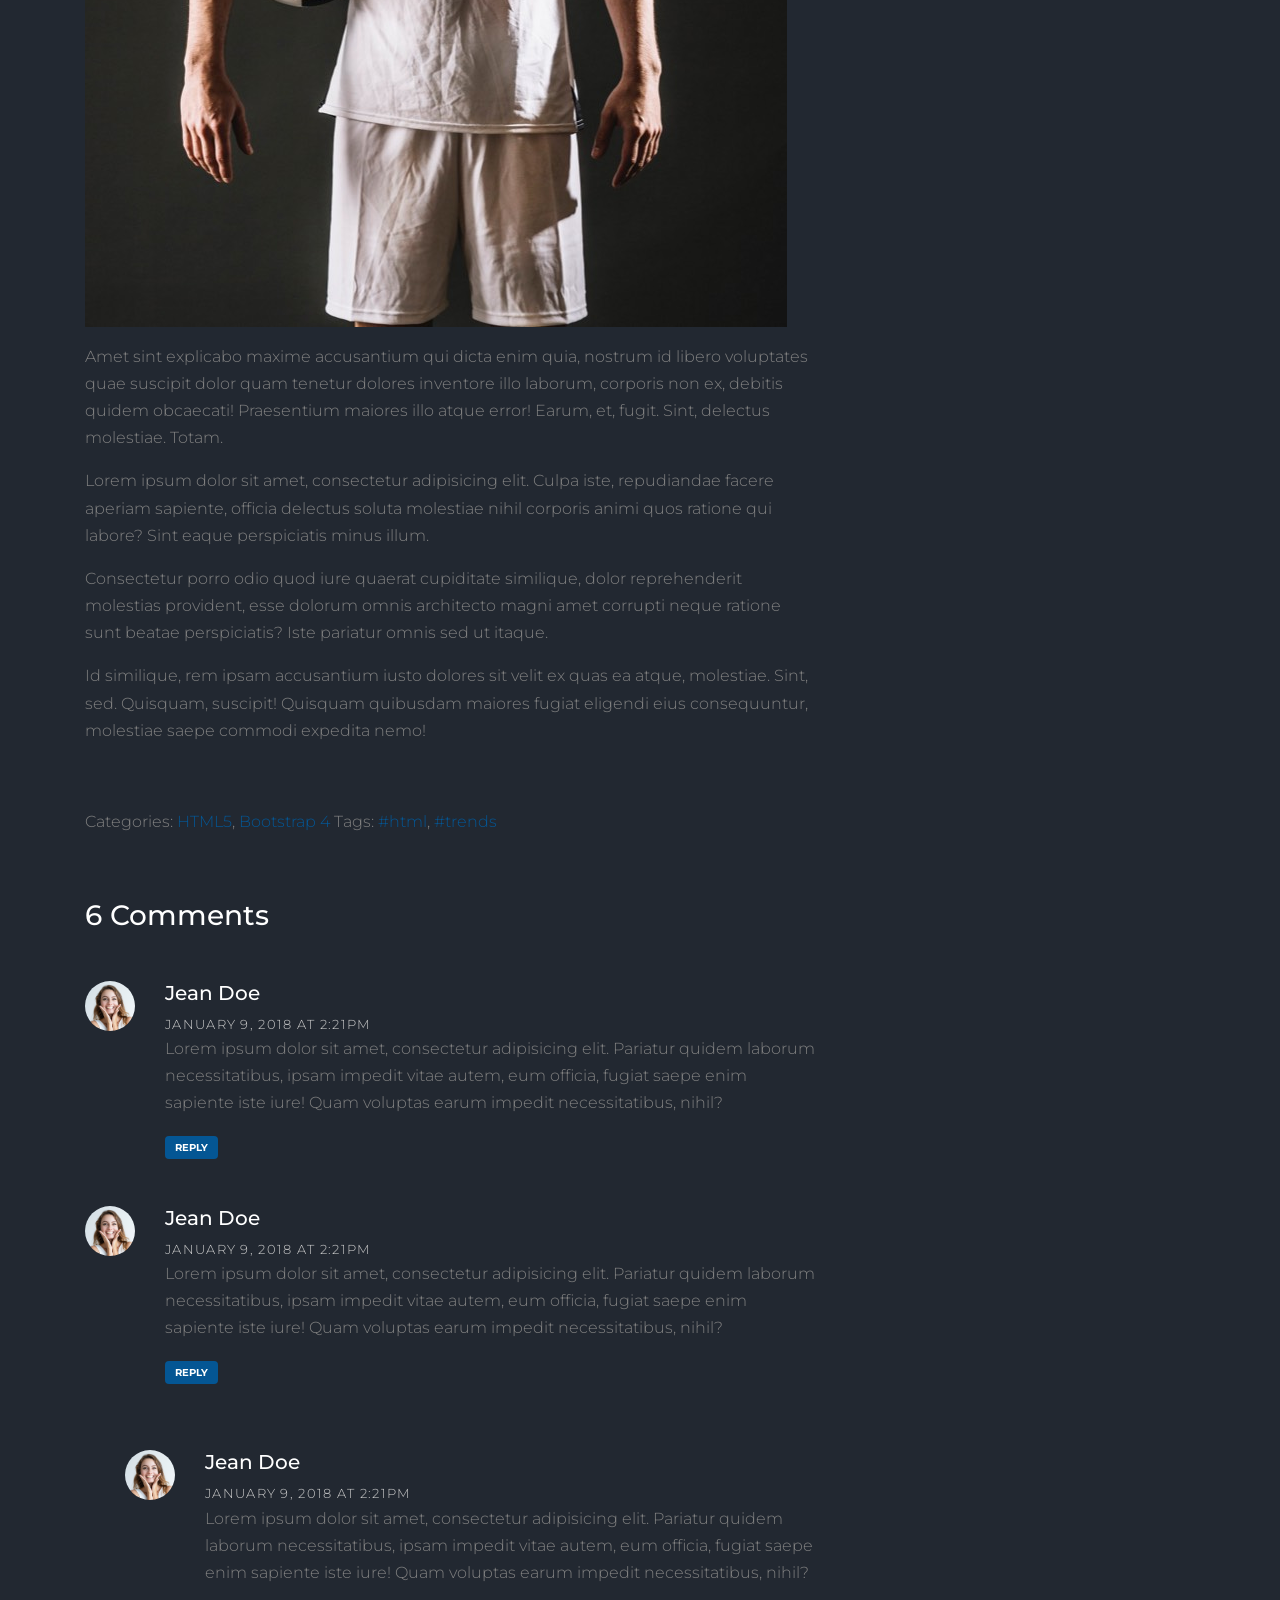
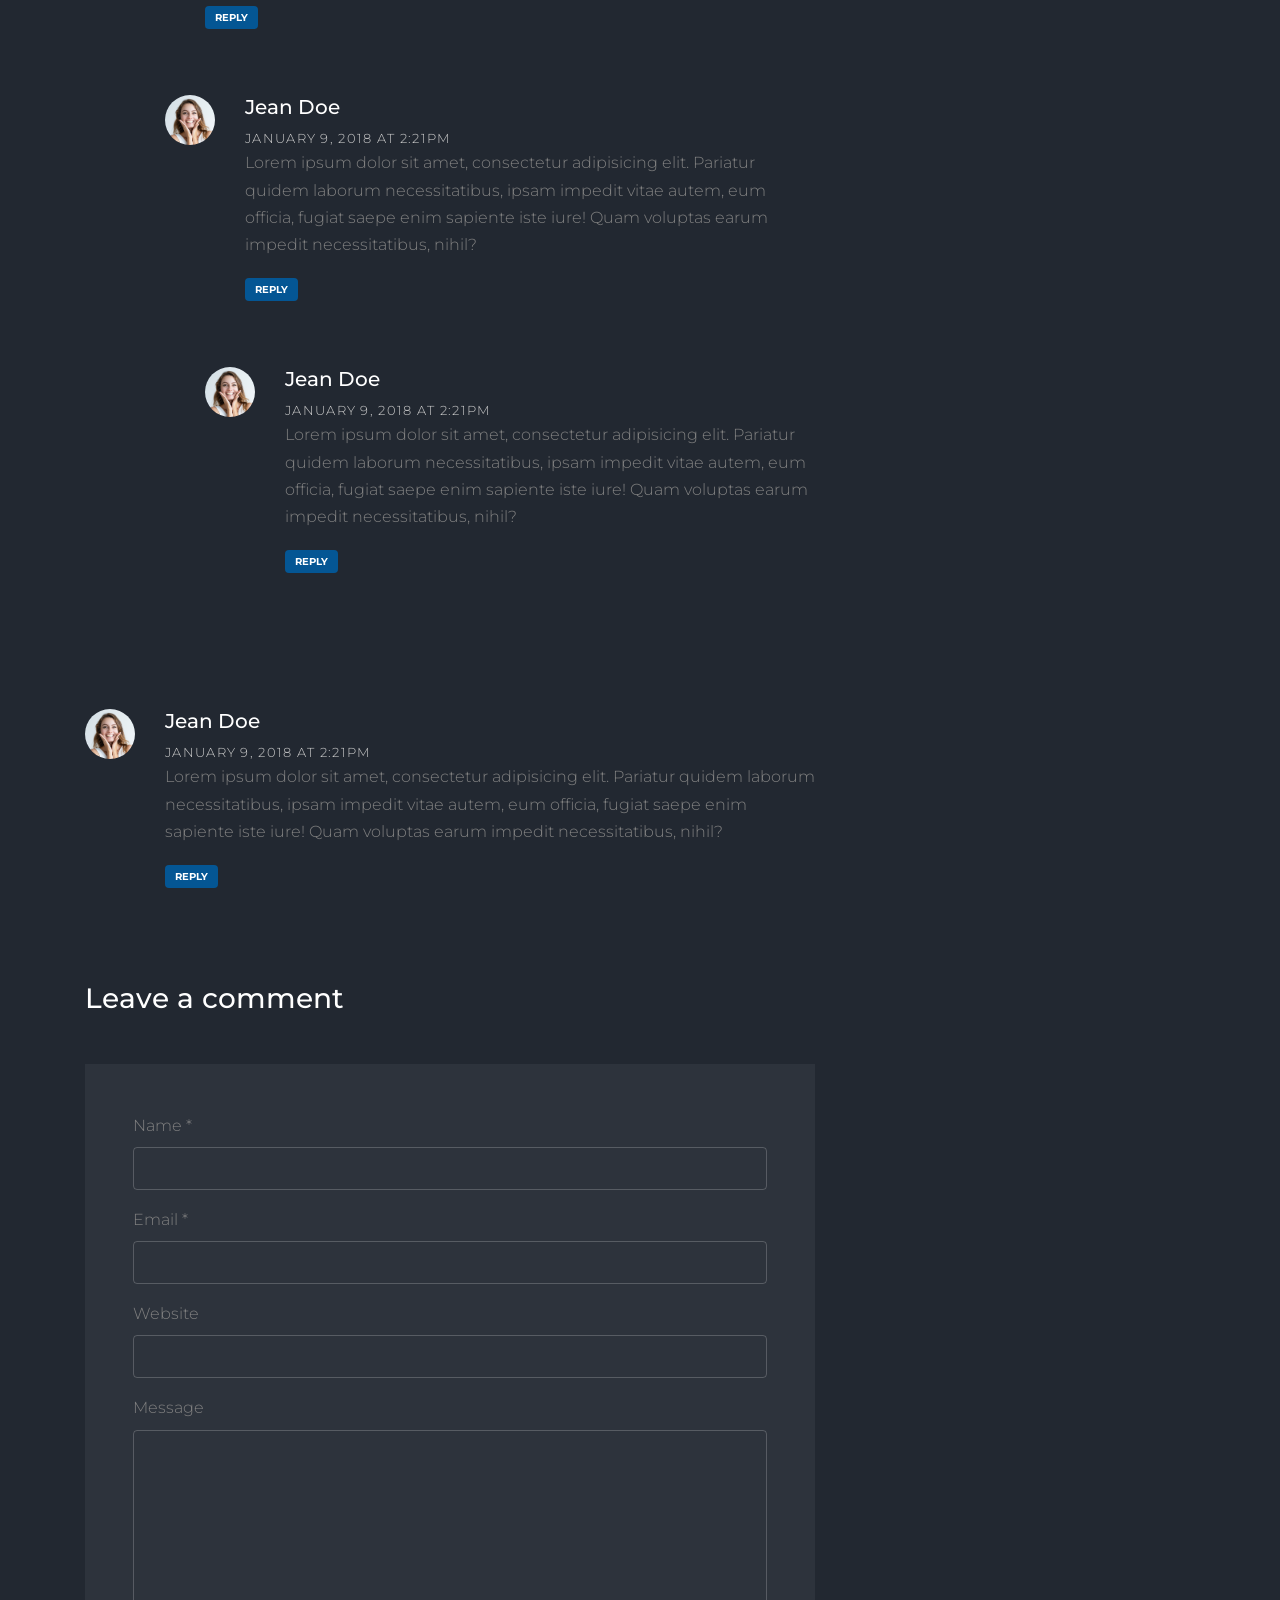
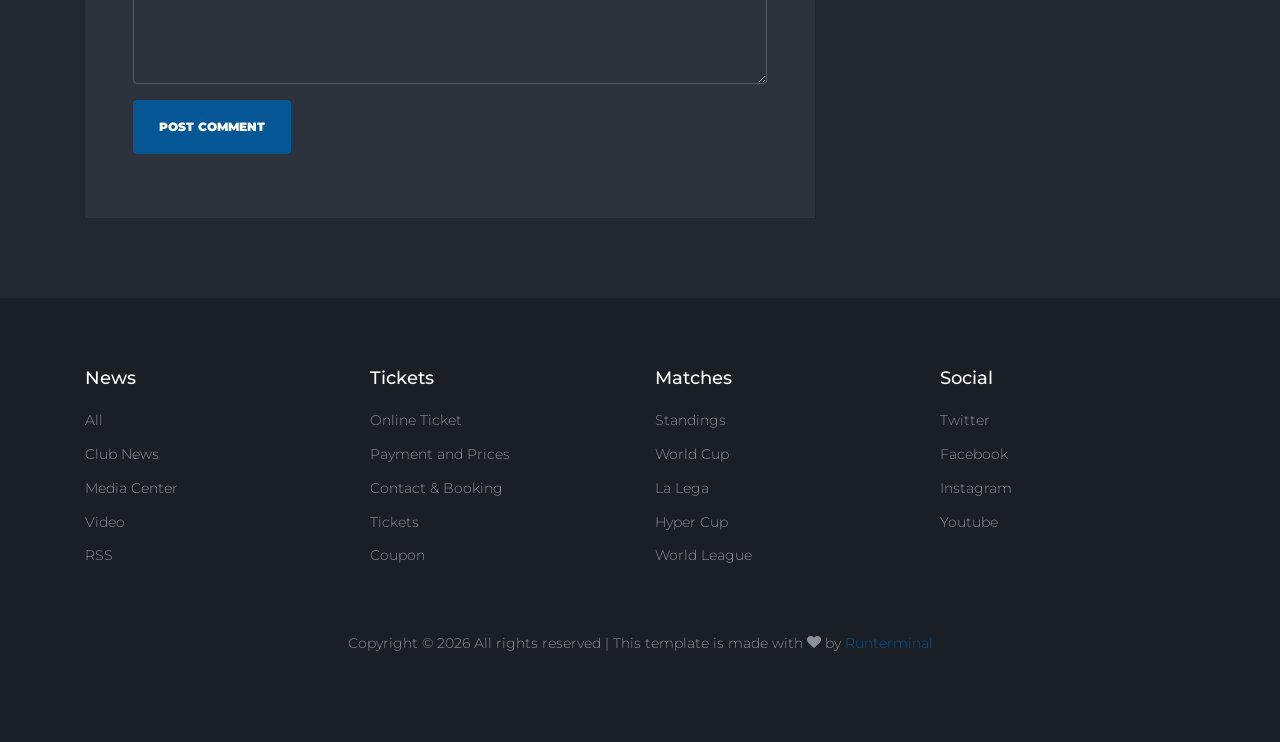
<file: single.html>
<!DOCTYPE html>
<html lang="en">

<head>
  <title>Football Scorrar &mdash; Website by Runterminal</title>
  <meta charset="utf-8">
  <meta name="viewport" content="width=device-width, initial-scale=1, shrink-to-fit=no">


  <link href="https://fonts.googleapis.com/css2?family=Montserrat:wght@400;700&display=swap" rel="stylesheet">

  <link rel="stylesheet" href="fonts/icomoon/style.css">

  <link rel="stylesheet" href="css/bootstrap/bootstrap.css">
  <link rel="stylesheet" href="css/jquery-ui.css">
  <link rel="stylesheet" href="css/owl.carousel.min.css">
  <link rel="stylesheet" href="css/owl.theme.default.min.css">
  <link rel="stylesheet" href="css/owl.theme.default.min.css">

  <link rel="stylesheet" href="css/jquery.fancybox.min.css">

  <link rel="stylesheet" href="css/bootstrap-datepicker.css">

  <link rel="stylesheet" href="fonts/flaticon/font/flaticon.css">

  <link rel="stylesheet" href="css/aos.css">

  <link rel="stylesheet" href="css/style.css">



</head>

<body>

  <div class="site-wrap">

    <div class="site-mobile-menu site-navbar-target">
      <div class="site-mobile-menu-header">
        <div class="site-mobile-menu-close">
          <span class="icon-close2 js-menu-toggle"></span>
        </div>
      </div>
      <div class="site-mobile-menu-body"></div>
    </div>


    <header class="site-navbar py-4" role="banner">

      <div class="container">
        <div class="d-flex align-items-center">
          <div class="site-logo">
            <a href="index.html">
              <img src="images/logo.png" height="100" alt="Logo">
            </a>
          </div>
          <div class="ml-auto">
            <nav class="site-navigation position-relative text-right" role="navigation">
              <ul class="site-menu main-menu js-clone-nav mr-auto d-none d-lg-block">
                <li><a href="index.html" class="nav-link">Home</a></li>
                <li><a href="matches.html" class="nav-link">Matches</a></li>
                <li><a href="players.html" class="nav-link">Players</a></li>
                <li class="active"><a href="blog.html" class="nav-link">Blog</a></li>
                <li><a href="contact.html" class="nav-link">Contact</a></li>
              </ul>
            </nav>

            <a href="#" class="d-inline-block d-lg-none site-menu-toggle js-menu-toggle text-black float-right text-white"><span
                class="icon-menu h3 text-white"></span></a>
          </div>
        </div>
      </div>

    </header>

    <div class="hero overlay" style="background-image: url('images/bg_3.jpg');">
      <div class="container">
        <div class="row align-items-center">
          <div class="col-lg-9 mx-auto text-center">
            <h1 class="text-white">Romolu to stay at Real Nadrid?</h1>
            <p><span>May 20, 2020</span> <span class="mx-3">&bullet;</span> <span>by Admin</span></p>
          </div>
        </div>
      </div>
    </div>

    
    <div class="site-section first-section">
      <div class="container">
        <div class="row">
          <div class="col-md-8 blog-content">
            <p class="lead">Lorem ipsum dolor sit amet, consectetur adipisicing elit. Assumenda nihil aspernatur nemo sunt, qui, harum repudiandae quisquam eaque dolore itaque quod tenetur quo quos labore?</p>
            <p>Lorem ipsum dolor sit amet, consectetur adipisicing elit. Quae expedita cumque necessitatibus ducimus debitis totam, quasi praesentium eveniet tempore possimus illo esse, facilis? Corrupti possimus quae ipsa pariatur cumque, accusantium tenetur voluptatibus incidunt reprehenderit, quidem repellat sapiente, id, earum obcaecati.</p>
            <p><img src="images/img_1.jpg" alt="Image" class="img-fluid"></p>

            <blockquote><p>Lorem ipsum dolor sit amet, consectetur adipisicing elit. Provident vero tempora aliquam excepturi labore, ad soluta voluptate necessitatibus. Nulla error beatae, quam, facilis suscipit quaerat aperiam minima eveniet quis placeat.</p></blockquote>

            <p>Eveniet deleniti accusantium nulla natus nobis nam asperiores ipsa minima laudantium vero cumque cupiditate ipsum ratione dicta, expedita quae, officiis provident harum nisi! Esse eligendi ab molestias, quod nostrum hic saepe repudiandae non. Suscipit reiciendis tempora ut, saepe temporibus nemo.</p>
            <p>Accusamus, temporibus, ullam. Voluptate consectetur laborum totam sunt culpa repellat, dolore voluptas. Quaerat cum ducimus aut distinctio sit, facilis corporis ab vel alias, voluptas aliquam, expedita molestias quisquam sequi eligendi nobis ea error omnis consequatur iste deleniti illum, dolorum odit.</p>
            <p>In adipisci corporis at delectus! Cupiditate, voluptas, in architecto odit id error reprehenderit quam quibusdam excepturi distinctio dicta laborum deserunt qui labore dignissimos necessitatibus reiciendis tenetur corporis quas explicabo exercitationem suscipit. Nisi quo nulla, nihil harum obcaecati vel atque quos.</p>
            <p><img src="images/img_2.jpg" alt="Image" class="img-fluid"></p>
            <p>Amet sint explicabo maxime accusantium qui dicta enim quia, nostrum id libero voluptates quae suscipit dolor quam tenetur dolores inventore illo laborum, corporis non ex, debitis quidem obcaecati! Praesentium maiores illo atque error! Earum, et, fugit. Sint, delectus molestiae. Totam.</p>

            <p>Lorem ipsum dolor sit amet, consectetur adipisicing elit. Culpa iste, repudiandae facere aperiam sapiente, officia delectus soluta molestiae nihil corporis animi quos ratione qui labore? Sint eaque perspiciatis minus illum.</p>
            <p>Consectetur porro odio quod iure quaerat cupiditate similique, dolor reprehenderit molestias provident, esse dolorum omnis architecto magni amet corrupti neque ratione sunt beatae perspiciatis? Iste pariatur omnis sed ut itaque.</p>
            <p>Id similique, rem ipsam accusantium iusto dolores sit velit ex quas ea atque, molestiae. Sint, sed. Quisquam, suscipit! Quisquam quibusdam maiores fugiat eligendi eius consequuntur, molestiae saepe commodi expedita nemo!</p>
            <div class="pt-5">
              <p>Categories:  <a href="#">HTML5</a>, <a href="#">Bootstrap 4</a>  Tags: <a href="#">#html</a>, <a href="#">#trends</a></p>
            </div>


            <div class="pt-5">
              <h3 class="mb-5 text-white">6 Comments</h3>
              <ul class="comment-list">
                <li class="comment">
                  <div class="vcard bio">
                    <img src="images/person_1.jpg" alt="Image placeholder">
                  </div>
                  <div class="comment-body">
                    <h3>Jean Doe</h3>
                    <div class="meta">January 9, 2018 at 2:21pm</div>
                    <p>Lorem ipsum dolor sit amet, consectetur adipisicing elit. Pariatur quidem laborum necessitatibus, ipsam impedit vitae autem, eum officia, fugiat saepe enim sapiente iste iure! Quam voluptas earum impedit necessitatibus, nihil?</p>
                    <p><a href="#" class="reply">Reply</a></p>
                  </div>
                </li>

                <li class="comment">
                  <div class="vcard bio">
                    <img src="images/person_1.jpg" alt="Image placeholder">
                  </div>
                  <div class="comment-body">
                    <h3>Jean Doe</h3>
                    <div class="meta">January 9, 2018 at 2:21pm</div>
                    <p>Lorem ipsum dolor sit amet, consectetur adipisicing elit. Pariatur quidem laborum necessitatibus, ipsam impedit vitae autem, eum officia, fugiat saepe enim sapiente iste iure! Quam voluptas earum impedit necessitatibus, nihil?</p>
                    <p><a href="#" class="reply">Reply</a></p>
                  </div>

                  <ul class="children">
                    <li class="comment">
                      <div class="vcard bio">
                        <img src="images/person_1.jpg" alt="Image placeholder">
                      </div>
                      <div class="comment-body">
                        <h3>Jean Doe</h3>
                        <div class="meta">January 9, 2018 at 2:21pm</div>
                        <p>Lorem ipsum dolor sit amet, consectetur adipisicing elit. Pariatur quidem laborum necessitatibus, ipsam impedit vitae autem, eum officia, fugiat saepe enim sapiente iste iure! Quam voluptas earum impedit necessitatibus, nihil?</p>
                        <p><a href="#" class="reply">Reply</a></p>
                      </div>


                      <ul class="children">
                        <li class="comment">
                          <div class="vcard bio">
                            <img src="images/person_1.jpg" alt="Image placeholder">
                          </div>
                          <div class="comment-body">
                            <h3>Jean Doe</h3>
                            <div class="meta">January 9, 2018 at 2:21pm</div>
                            <p>Lorem ipsum dolor sit amet, consectetur adipisicing elit. Pariatur quidem laborum necessitatibus, ipsam impedit vitae autem, eum officia, fugiat saepe enim sapiente iste iure! Quam voluptas earum impedit necessitatibus, nihil?</p>
                            <p><a href="#" class="reply">Reply</a></p>
                          </div>

                            <ul class="children">
                              <li class="comment">
                                <div class="vcard bio">
                                  <img src="images/person_1.jpg" alt="Image placeholder">
                                </div>
                                <div class="comment-body">
                                  <h3>Jean Doe</h3>
                                  <div class="meta">January 9, 2018 at 2:21pm</div>
                                  <p>Lorem ipsum dolor sit amet, consectetur adipisicing elit. Pariatur quidem laborum necessitatibus, ipsam impedit vitae autem, eum officia, fugiat saepe enim sapiente iste iure! Quam voluptas earum impedit necessitatibus, nihil?</p>
                                  <p><a href="#" class="reply">Reply</a></p>
                                </div>
                              </li>
                            </ul>
                        </li>
                      </ul>
                    </li>
                  </ul>
                </li>

                <li class="comment">
                  <div class="vcard bio">
                    <img src="images/person_1.jpg" alt="Image placeholder">
                  </div>
                  <div class="comment-body">
                    <h3>Jean Doe</h3>
                    <div class="meta">January 9, 2018 at 2:21pm</div>
                    <p>Lorem ipsum dolor sit amet, consectetur adipisicing elit. Pariatur quidem laborum necessitatibus, ipsam impedit vitae autem, eum officia, fugiat saepe enim sapiente iste iure! Quam voluptas earum impedit necessitatibus, nihil?</p>
                    <p><a href="#" class="reply">Reply</a></p>
                  </div>
                </li>
              </ul>
              <!-- END comment-list -->
              
              <div class="comment-form-wrap pt-5">
                <h3 class="mb-5">Leave a comment</h3>
                <form action="#" class="p-5 bg-light">
                  <div class="form-group">
                    <label for="name">Name *</label>
                    <input type="text" class="form-control" id="name">
                  </div>
                  <div class="form-group">
                    <label for="email">Email *</label>
                    <input type="email" class="form-control" id="email">
                  </div>
                  <div class="form-group">
                    <label for="website">Website</label>
                    <input type="url" class="form-control" id="website">
                  </div>

                  <div class="form-group">
                    <label for="message">Message</label>
                    <textarea name="" id="message" cols="30" rows="10" class="form-control"></textarea>
                  </div>
                  <div class="form-group">
                    <input type="submit" value="Post Comment" class="btn btn-primary py-3 px-4 text-white">
                  </div>

                </form>
              </div>
            </div>

          </div>
          <div class="col-md-4 sidebar">
            <div class="sidebar-box">
              <form action="#" class="search-form">
                <div class="form-group">
                  <span class="icon fa fa-search"></span>
                  <input type="text" class="form-control" placeholder="Type a keyword and hit enter">
                </div>
              </form>
            </div>
            <div class="sidebar-box">
              <div class="categories">
                <h3 class="text-uppercase">Categories</h3>
                <li><a href="#">Creatives <span>(12)</span></a></li>
                <li><a href="#">News <span>(22)</span></a></li>
                <li><a href="#">Design <span>(37)</span></a></li>
                <li><a href="#">HTML <span>(42)</span></a></li>
                <li><a href="#">Web Development <span>(14)</span></a></li>
              </div>
            </div>
            <div class="sidebar-box">
              <img src="images/person_1.jpg" alt="Image placeholder" class="img-fluid mb-4">
              <h3 class="text-uppercase">About The Author</h3>
              <p>Lorem ipsum dolor sit amet, consectetur adipisicing elit. Ducimus itaque, autem necessitatibus voluptate quod mollitia delectus aut, sunt placeat nam vero culpa sapiente consectetur similique, inventore eos fugit cupiditate numquam!</p>
              <p><a href="#" class="btn btn-primary text-white">Read More</a></p>
            </div>

            <div class="sidebar-box">
              <h3 class="text-uppercase">Paragraph</h3>
              <p>Lorem ipsum dolor sit amet, consectetur adipisicing elit. Ducimus itaque, autem necessitatibus voluptate quod mollitia delectus aut, sunt placeat nam vero culpa sapiente consectetur similique, inventore eos fugit cupiditate numquam!</p>
            </div>
          </div>
        </div>
      </div>
    </div>


    <footer class="footer-section">
      <div class="container">
        <div class="row">
          <div class="col-lg-3">
            <div class="widget mb-3">
              <h3>News</h3>
              <ul class="list-unstyled links">
                <li><a href="#">All</a></li>
                <li><a href="#">Club News</a></li>
                <li><a href="#">Media Center</a></li>
                <li><a href="#">Video</a></li>
                <li><a href="#">RSS</a></li>
              </ul>
            </div>
          </div>
          <div class="col-lg-3">
            <div class="widget mb-3">
              <h3>Tickets</h3>
              <ul class="list-unstyled links">
                <li><a href="#">Online Ticket</a></li>
                <li><a href="#">Payment and Prices</a></li>
                <li><a href="#">Contact &amp; Booking</a></li>
                <li><a href="#">Tickets</a></li>
                <li><a href="#">Coupon</a></li>
              </ul>
            </div>
          </div>
          <div class="col-lg-3">
            <div class="widget mb-3">
              <h3>Matches</h3>
              <ul class="list-unstyled links">
                <li><a href="#">Standings</a></li>
                <li><a href="#">World Cup</a></li>
                <li><a href="#">La Lega</a></li>
                <li><a href="#">Hyper Cup</a></li>
                <li><a href="#">World League</a></li>
              </ul>
            </div>
          </div>

          <div class="col-lg-3">
            <div class="widget mb-3">
              <h3>Social</h3>
              <ul class="list-unstyled links">
                <li><a href="#">Twitter</a></li>
                <li><a href="#">Facebook</a></li>
                <li><a href="#">Instagram</a></li>
                <li><a href="#">Youtube</a></li>
              </ul>
            </div>
          </div>

        </div>

        <div class="row text-center">
          <div class="col-md-12">
            <div class=" pt-5">
              <p>
                <!-- Link back to Runterminal can't be removed. Template is licensed under CC BY 3.0. -->
                Copyright &copy;
                <script>
                  document.write(new Date().getFullYear());
                </script> All rights reserved | This template is made with <i class="icon-heart"
                  aria-hidden="true"></i> by <a href="https://Runterminal.com" target="_blank">Runterminal</a>
                <!-- Link back to Runterminal can't be removed. Template is licensed under CC BY 3.0. -->
              </p>
            </div>
          </div>

        </div>
      </div>
    </footer>



  </div>
  <!-- .site-wrap -->

  <script src="js/jquery-3.3.1.min.js"></script>
  <script src="js/jquery-migrate-3.0.1.min.js"></script>
  <script src="js/jquery-ui.js"></script>
  <script src="js/popper.min.js"></script>
  <script src="js/bootstrap.min.js"></script>
  <script src="js/owl.carousel.min.js"></script>
  <script src="js/jquery.stellar.min.js"></script>
  <script src="js/jquery.countdown.min.js"></script>
  <script src="js/bootstrap-datepicker.min.js"></script>
  <script src="js/jquery.easing.1.3.js"></script>
  <script src="js/aos.js"></script>
  <script src="js/jquery.fancybox.min.js"></script>
  <script src="js/jquery.sticky.js"></script>
  <script src="js/jquery.mb.YTPlayer.min.js"></script>


  <script src="js/main.js"></script>

</body>

</html>
</file>
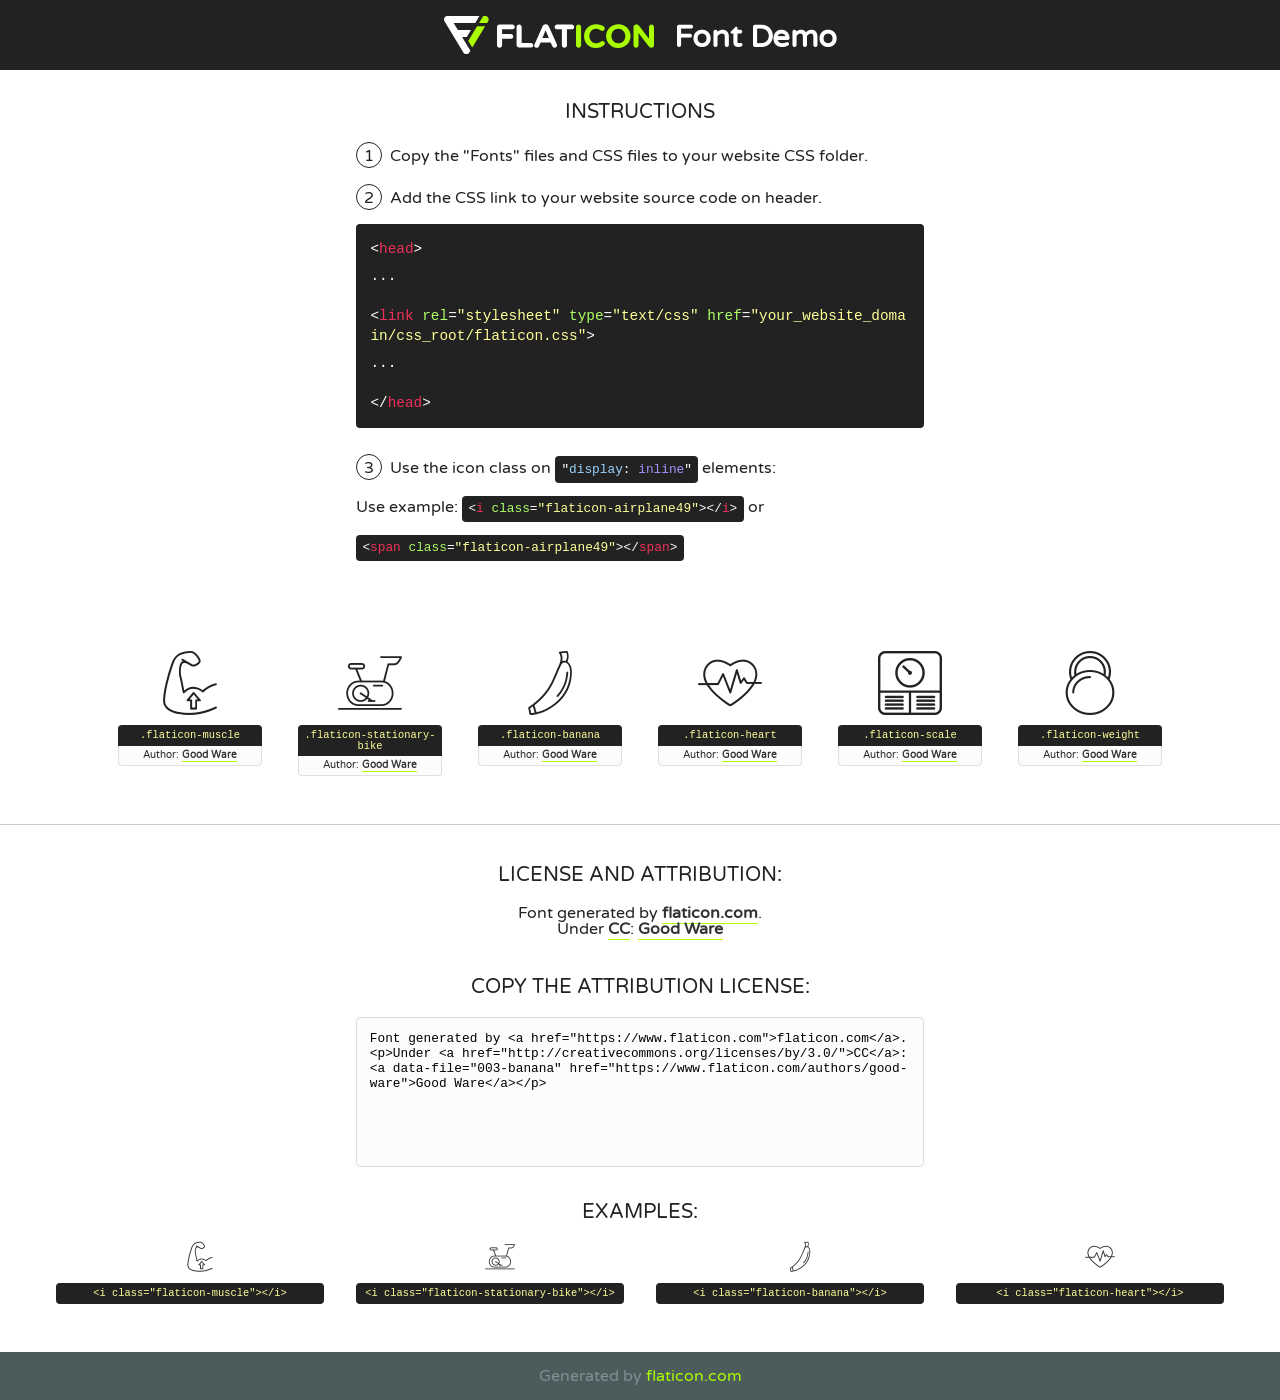
<file: fonts/flaticon/font/flaticon.html>
<!DOCTYPE html>
<!--
  Flaticon icon font: Flaticon
  Creation date: 03/06/2019 10:47
-->
<html>
<!DOCTYPE html>
<html>

<head>
    <title>Flaticon WebFont</title>
    <link href="http://fonts.googleapis.com/css?family=Varela+Round" rel="stylesheet" type="text/css" />
    <link rel="stylesheet" type="text/css" href="flaticon.css">
    <meta charset="UTF-8">
    <style>
    html, body, div, span, applet, object, iframe,
    h1, h2, h3, h4, h5, h6, p, blockquote, pre,
    a, abbr, acronym, address, big, cite, code,
    del, dfn, em, img, ins, kbd, q, s, samp,
    small, strike, strong, sub, sup, tt, var,
    b, u, i, center,
    dl, dt, dd, ol, ul, li,
    fieldset, form, label, legend,
    table, caption, tbody, tfoot, thead, tr, th, td,
    article, aside, canvas, details, embed, 
    figure, figcaption, footer, header, hgroup, 
    menu, nav, output, ruby, section, summary,
    time, mark, audio, video {
        margin: 0;
        padding: 0;
        border: 0;
        font-size: 100%;
        font: inherit;
        vertical-align: baseline;
    }
    /* HTML5 display-role reset for older browsers */
    article, aside, details, figcaption, figure, 
    footer, header, hgroup, menu, nav, section {
        display: block;
    }
    body {
        line-height: 1;
    }
    ol, ul {
        list-style: none;
    }
    blockquote, q {
        quotes: none;
    }
    blockquote:before, blockquote:after,
    q:before, q:after {
        content: '';
        content: none;
    }
    table {
        border-collapse: collapse;
        border-spacing: 0;
    }
    body {
        font-family: 'Varela Round', Helvetica, Arial, sans-serif;
        font-size: 16px;
        color: #222;
    }
    a {
        color: #333;
        border-bottom: 1px solid #a9fd00;
        font-weight: bold;
        text-decoration: none;
    }
    * {
        -moz-box-sizing: border-box;
        -webkit-box-sizing: border-box;
        box-sizing: border-box;
        margin: 0;
        padding: 0;
    }
    [class^="flaticon-"]:before, [class*=" flaticon-"]:before, [class^="flaticon-"]:after, [class*=" flaticon-"]:after {
        font-family: Flaticon;
        font-size: 30px;
        font-style: normal;
        margin-left: 20px;
        color: #333;
    }
    .wrapper {
        max-width: 600px;
        margin: auto;
        padding: 0 1em;
    }
    .title {
        font-size: 1.25em;
        text-align: center;
        margin-bottom: 1em;
        text-transform: uppercase;
    }
    header {
        text-align: center;
        background-color: #222;
        color: #fff;
        padding: 1em;
    }
    header .logo {
        width: 210px;
        height: 38px;
        display: inline-block;
        vertical-align: middle;
        margin-right: 1em;
        border: none;
    }
    header strong {
        font-size: 1.95em;
        font-weight: bold;
        vertical-align: middle;
        margin-top: 5px;
        display: inline-block;
    }
    .demo {
        margin: 2em auto;
        line-height: 1.25em;
    }
    .demo ul li {
        margin-bottom: 1em;
    }
    .demo ul li .num {
        color: #222;
        border-radius: 20px;
        display: inline-block;
        width: 26px;
        padding: 3px;
        height: 26px;
        text-align: center;
        margin-right: 0.5em;
        border: 1px solid #222;
    }
    .demo ul li code {
        background-color: #222;
        border-radius: 4px;
        padding: 0.25em 0.5em;
        display: inline-block;
        color: #fff;
        font-family: Consolas,Monaco,Lucida Console,Liberation Mono,DejaVu Sans Mono,Bitstream Vera Sans Mono,Courier New, monospace;
        font-weight: lighter;
        margin-top: 1em;
        font-size: 0.8em;
        word-break: break-all;
    }
    .demo ul li code.big {
        padding: 1em;
        font-size: 0.9em;
    }
    .demo ul li code .red {
        color: #EF3159;
    }
    .demo ul li code .green {
        color: #ACFF65;
    }
    .demo ul li code .yellow {
        color: #FFFF99;
    }
    .demo ul li code .blue {
        color: #99D3FF;
    }
    .demo ul li code .purple {
        color: #A295FF;
    }
    .demo ul li code .dots {
        margin-top: 0.5em;
        display: block;
    }
    #glyphs {
        border-bottom: 1px solid #ccc;
        padding: 2em 0;
        text-align: center;
    }
    .glyph {
        display: inline-block;
        width: 9em;
        margin: 1em;
        text-align: center;
        vertical-align: top;
        background: #FFF;
    }
    .glyph .glyph-icon {
        padding: 10px;
        display: block;
        font-family:"Flaticon";
        font-size: 64px;
        line-height: 1;
    }
    .glyph .glyph-icon:before {
        font-size: 64px;
        color: #222;
        margin-left: 0;
    }
    .class-name {
        font-size: 0.65em;
        background-color: #222;
        color: #fff;
        border-radius: 4px 4px 0 0;
        padding: 0.5em;
        color: #FFFF99;
        font-family: Consolas,Monaco,Lucida Console,Liberation Mono,DejaVu Sans Mono,Bitstream Vera Sans Mono,Courier New, monospace;
    }
    .author-name {
        font-size: 0.6em;
        background-color: #fcfcfd;
        border: 1px solid #DEDEE4;
        border-top: 0;
        border-radius: 0 0 4px 4px;
        padding: 0.5em;
    }
    .class-name:last-child {
        font-size: 10px;
        color:#888;
    }
    .class-name:last-child a {
        font-size: 10px;
        color:#555;
    }
    .class-name:last-child a:hover {
        color:#a9fd00;
    }
    .glyph > input {
        display: block;
        width: 100px;
        margin: 5px auto;
        text-align: center;
        font-size: 12px;
        cursor: text;
    }
    .glyph > input.icon-input {
        font-family:"Flaticon";
        font-size: 16px;
        margin-bottom: 10px;
    }
    .attribution .title {
        margin-top: 2em;
    }
    .attribution textarea {
        background-color: #fcfcfd;
        padding: 1em;
        border: none;
        box-shadow: none;
        border: 1px solid #DEDEE4;
        border-radius: 4px;
        resize: none;
        width: 100%;
        height: 150px;
        font-size: 0.8em;
        font-family: Consolas,Monaco,Lucida Console,Liberation Mono,DejaVu Sans Mono,Bitstream Vera Sans Mono,Courier New, monospace;
        -webkit-appearance: none;
    }
    .iconsuse {
        margin: 2em auto;
        text-align: center;
        max-width: 1200px;
    }
    .iconsuse:after {
        content: '';
        display: table;
        clear: both;
    }
    .iconsuse .image {
        float: left;
        width: 25%;
        padding: 0 1em;
    }
    .iconsuse .image p {
        margin-bottom: 1em;
    }
    .iconsuse .image span {
        display: block;
        font-size: 0.65em;
        background-color: #222;
        color: #fff;
        border-radius: 4px;
        padding: 0.5em;
        color: #FFFF99;
        margin-top: 1em;
        font-family: Consolas,Monaco,Lucida Console,Liberation Mono,DejaVu Sans Mono,Bitstream Vera Sans Mono,Courier New, monospace;
    }
    #footer {
        text-align: center;
        background-color: #4C5B5C;
        color: #7c9192;
        padding: 1em;
    }
    #footer a {
        border: none;
        color: #a9fd00;
        font-weight: normal;
    }
    @media (max-width: 960px) {
        .iconsuse .image {
            width: 50%;
        }
    }
    @media (max-width: 560px) {
        .iconsuse .image {
            width: 100%;
        }
    }
    </style>
</head>

<body class="characters-off">

    <header>
        <a href="https://www.flaticon.com" target="_blank" class="logo">
            <svg version="1.1" xmlns="http://www.w3.org/2000/svg" xmlns:xlink="http://www.w3.org/1999/xlink" xmlns:a="http://ns.adobe.com/AdobeSVGViewerExtensions/3.0/" viewBox="0 0 560.875 102.036" enable-background="new 0 0 560.875 102.036" xml:space="preserve">
                <defs>
                </defs>
                <g>
                    <g class="letters">
                        <path fill="#ffffff" d="M141.596,29.675c0-3.777,2.985-6.767,6.764-6.767h34.438c3.426,0,6.15,2.728,6.15,6.15
                        c0,3.43-2.724,6.149-6.15,6.149h-27.674v13.091h23.719c3.429,0,6.151,2.724,6.151,6.15c0,3.43-2.723,6.149-6.151,6.149h-23.719
                        v17.574c0,3.773-2.986,6.761-6.764,6.761c-3.779,0-6.764-2.989-6.764-6.761V29.675z"></path>
                        <path fill="#ffffff" d="M193.844,29.149c0-3.781,2.985-6.767,6.764-6.767c3.776,0,6.763,2.985,6.763,6.767v42.957h25.039
                        c3.426,0,6.149,2.726,6.149,6.153c0,3.425-2.723,6.15-6.149,6.15h-31.802c-3.779,0-6.764-2.986-6.764-6.768V29.149z"></path>
                        <path fill="#ffffff" d="M241.891,75.71l21.438-48.407c1.492-3.341,4.215-5.357,7.906-5.357h0.792
                        c3.686,0,6.323,2.017,7.815,5.357l21.439,48.407c0.436,0.967,0.701,1.845,0.701,2.723c0,3.602-2.809,6.501-6.414,6.501
                        c-3.161,0-5.269-1.845-6.499-4.655l-4.132-9.661h-27.059l-4.301,10.102c-1.144,2.631-3.426,4.214-6.237,4.214
                        c-3.517,0-6.24-2.81-6.24-6.325C241.1,77.64,241.451,76.677,241.891,75.71z M279.932,58.666l-8.521-20.297l-8.526,20.297H279.932
                        z"></path>
                        <path fill="#ffffff" d="M314.864,35.387H301.86c-3.429,0-6.239-2.813-6.239-6.238c0-3.429,2.811-6.24,6.239-6.24h39.533
                        c3.426,0,6.237,2.811,6.237,6.24c0,3.425-2.811,6.238-6.237,6.238h-13.001v42.785c0,3.773-2.99,6.761-6.764,6.761
                        c-3.779,0-6.764-2.989-6.764-6.761V35.387z"></path>
                        <path fill="#A9FD00" d="M352.615,29.149c0-3.781,2.985-6.767,6.767-6.767c3.774,0,6.761,2.985,6.761,6.767v49.024
                        c0,3.773-2.987,6.761-6.761,6.761c-3.781,0-6.767-2.989-6.767-6.761V29.149z"></path>
                        <path fill="#A9FD00" d="M374.132,53.836v-0.179c0-17.481,13.178-31.801,32.065-31.801c9.22,0,15.459,2.458,20.557,6.238
                        c1.402,1.054,2.637,2.985,2.637,5.357c0,3.692-2.985,6.59-6.681,6.59c-1.845,0-3.071-0.702-4.044-1.319
                        c-3.776-2.813-7.729-4.393-12.562-4.393c-10.364,0-17.831,8.611-17.831,19.154v0.173c0,10.542,7.291,19.329,17.831,19.329
                        c5.715,0,9.492-1.756,13.359-4.834c1.049-0.874,2.458-1.491,4.039-1.491c3.429,0,6.325,2.813,6.325,6.236
                        c0,2.106-1.056,3.78-2.282,4.834c-5.539,4.834-12.036,7.733-21.878,7.733C387.572,85.464,374.132,71.493,374.132,53.836z"></path>
                        <path fill="#A9FD00" d="M433.009,53.836v-0.179c0-17.481,13.79-31.801,32.766-31.801c18.981,0,32.592,14.143,32.592,31.628v0.173
                        c0,17.483-13.785,31.807-32.769,31.807C446.625,85.464,433.009,71.32,433.009,53.836z M484.224,53.836v-0.179
                        c0-10.539-7.725-19.326-18.626-19.326c-10.893,0-18.449,8.611-18.449,19.154v0.173c0,10.542,7.73,19.329,18.626,19.329
                        C476.676,72.986,484.224,64.378,484.224,53.836z"></path>
                        <path fill="#A9FD00" d="M506.233,29.321c0-3.774,2.99-6.763,6.767-6.763h1.401c3.252,0,5.183,1.583,7.029,3.953l26.093,34.265
                        V29.059c0-3.692,2.99-6.677,6.681-6.677c3.683,0,6.671,2.985,6.671,6.677v48.934c0,3.78-2.987,6.765-6.764,6.765h-0.436
                        c-3.257,0-5.188-1.581-7.034-3.953l-27.056-35.492v32.944c0,3.687-2.985,6.676-6.678,6.676c-3.683,0-6.673-2.989-6.673-6.676
                        V29.321z"></path>
                    </g>
                    <g class="insignia">
                        <path fill="#ffffff" d="M48.372,56.137h12.517l11.156-18.537H37.186L25.688,18.539h57.825L94.668,0H9.271
                        C5.925,0,2.842,1.801,1.198,4.716c-1.644,2.907-1.593,6.482,0.134,9.343l50.38,83.501c1.678,2.781,4.689,4.476,7.938,4.476
                        c3.246,0,6.257-1.695,7.935-4.476l2.898-4.804L48.372,56.137z"></path>
                        <g class="i">
                            <path fill="#A9FD00" d="M93.575,18.539h0.031v0.004l21.652,0.004l2.705-4.488c1.727-2.861,1.778-6.436,0.133-9.343
                            C116.454,1.801,113.371,0,110.026,0h-5.294L93.575,18.539z"></path>
                            <polygon fill="#A9FD00" points="88.291,27.356 64.725,66.486 75.519,84.404 109.942,27.356"></polygon>
                        </g>
                    </g>
                </g>
            </svg>
        </a>
        <strong>Font Demo</strong>
    </header>


    <section class="demo wrapper">

        <p class="title">Instructions</p>

        <ul>
            <li>
                <span class="num">1</span>Copy the "Fonts" files and CSS files to your website CSS folder.
            </li>
            <li>
                <span class="num">2</span>Add the CSS link to your website source code on header.
                <code class="big">
                    &lt;<span class="red">head</span>&gt;
                    <br/><span class="dots">...</span>
                    <br/>&lt;<span class="red">link</span> <span class="green">rel</span>=<span class="yellow">"stylesheet"</span> <span class="green">type</span>=<span class="yellow">"text/css"</span> <span class="green">href</span>=<span class="yellow">"your_website_domain/css_root/flaticon.css"</span>&gt;
                    <br/><span class="dots">...</span>
                    <br/>&lt;/<span class="red">head</span>&gt;
                </code>
            </li>

            <li>
                <p>
                    <span class="num">3</span>Use the icon class on <code>"<span class="blue">display</span>:<span class="purple"> inline</span>"</code> elements:
                    <br />
                    Use example: <code>&lt;<span class="red">i</span> <span class="green">class</span>=<span class="yellow">&quot;flaticon-airplane49&quot;</span>&gt;&lt;/<span class="red">i</span>&gt;</code> or <code>&lt;<span class="red">span</span> <span class="green">class</span>=<span class="yellow">&quot;flaticon-airplane49&quot;</span>&gt;&lt;/<span class="red">span</span>&gt;</code>
            </li>
        </ul>

    </section>




   <section id="glyphs">          
    
      
        <div class="glyph"><div class="glyph-icon flaticon-muscle"></div>
            <div class="class-name">.flaticon-muscle</div>
            <div class="author-name">Author: <a data-file="001-muscle" href="https://www.flaticon.com/authors/good-ware">Good Ware</a> </div> 
        </div>        
        
        <div class="glyph"><div class="glyph-icon flaticon-stationary-bike"></div>
            <div class="class-name">.flaticon-stationary-bike</div>
            <div class="author-name">Author: <a data-file="002-stationary-bike" href="https://www.flaticon.com/authors/good-ware">Good Ware</a> </div> 
        </div>        
        
        <div class="glyph"><div class="glyph-icon flaticon-banana"></div>
            <div class="class-name">.flaticon-banana</div>
            <div class="author-name">Author: <a data-file="003-banana" href="https://www.flaticon.com/authors/good-ware">Good Ware</a> </div> 
        </div>        
        
        <div class="glyph"><div class="glyph-icon flaticon-heart"></div>
            <div class="class-name">.flaticon-heart</div>
            <div class="author-name">Author: <a data-file="004-heart" href="https://www.flaticon.com/authors/good-ware">Good Ware</a> </div> 
        </div>        
        
        <div class="glyph"><div class="glyph-icon flaticon-scale"></div>
            <div class="class-name">.flaticon-scale</div>
            <div class="author-name">Author: <a data-file="005-scale" href="https://www.flaticon.com/authors/good-ware">Good Ware</a> </div> 
        </div>        
        
        <div class="glyph"><div class="glyph-icon flaticon-weight"></div>
            <div class="class-name">.flaticon-weight</div>
            <div class="author-name">Author: <a data-file="006-weight" href="https://www.flaticon.com/authors/good-ware">Good Ware</a> </div> 
        </div>        
        

    </section>



    <section class="attribution wrapper"   style="text-align:center;">

      <div class="title">License and attribution:</div><div class="attrDiv">Font generated by <a href="https://www.flaticon.com">flaticon.com</a>. <div><p>Under <a href="http://creativecommons.org/licenses/by/3.0/">CC</a>: <a data-file="003-banana" href="https://www.flaticon.com/authors/good-ware">Good Ware</a></p>  </div>
      </div>
      <div class="title">Copy the Attribution License:</div>

    <textarea onclick="this.focus();this.select();">Font generated by &lt;a href=&quot;https://www.flaticon.com&quot;&gt;flaticon.com&lt;/a&gt;. <p>Under <a href="http://creativecommons.org/licenses/by/3.0/">CC</a>: <a data-file="003-banana" href="https://www.flaticon.com/authors/good-ware">Good Ware</a></p>  
     </textarea>

    </section>

    <section class="iconsuse">

          <div class="title">Examples:</div>            
             
            <div class="image">
                <p>
                    <i class="glyph-icon flaticon-muscle"></i> 
                    <span>&lt;i class=&quot;flaticon-muscle&quot;&gt;&lt;/i&gt;</span>
                </p>
            </div>
            
            <div class="image">
                <p>
                    <i class="glyph-icon flaticon-stationary-bike"></i> 
                    <span>&lt;i class=&quot;flaticon-stationary-bike&quot;&gt;&lt;/i&gt;</span>
                </p>
            </div>
            
            <div class="image">
                <p>
                    <i class="glyph-icon flaticon-banana"></i> 
                    <span>&lt;i class=&quot;flaticon-banana&quot;&gt;&lt;/i&gt;</span>
                </p>
            </div>
            
            <div class="image">
                <p>
                    <i class="glyph-icon flaticon-heart"></i> 
                    <span>&lt;i class=&quot;flaticon-heart&quot;&gt;&lt;/i&gt;</span>
                </p>
            </div>
                       
        </div>
                            
    </section>

<div id="footer">
    <div>Generated by <a href="https://www.flaticon.com">flaticon.com</a>
    </div>
</div>



</body>
</html>
</file>
<file: fonts/icomoon/style.css>
@font-face {
  font-family: 'icomoon';
  src:  url('fonts/icomoon.eot?10si43');
  src:  url('fonts/icomoon.eot?10si43#iefix') format('embedded-opentype'),
    url('fonts/icomoon.ttf?10si43') format('truetype'),
    url('fonts/icomoon.woff?10si43') format('woff'),
    url('fonts/icomoon.svg?10si43#icomoon') format('svg');
  font-weight: normal;
  font-style: normal;
}

[class^="icon-"], [class*=" icon-"] {
  /* use !important to prevent issues with browser extensions that change fonts */
  font-family: 'icomoon' !important;
  speak: none;
  font-style: normal;
  font-weight: normal;
  font-variant: normal;
  text-transform: none;
  line-height: 1;

  /* Better Font Rendering =========== */
  -webkit-font-smoothing: antialiased;
  -moz-osx-font-smoothing: grayscale;
}

.icon-asterisk:before {
  content: "\f069";
}
.icon-plus:before {
  content: "\f067";
}
.icon-question:before {
  content: "\f128";
}
.icon-minus:before {
  content: "\f068";
}
.icon-glass:before {
  content: "\f000";
}
.icon-music:before {
  content: "\f001";
}
.icon-search:before {
  content: "\f002";
}
.icon-envelope-o:before {
  content: "\f003";
}
.icon-heart:before {
  content: "\f004";
}
.icon-star:before {
  content: "\f005";
}
.icon-star-o:before {
  content: "\f006";
}
.icon-user:before {
  content: "\f007";
}
.icon-film:before {
  content: "\f008";
}
.icon-th-large:before {
  content: "\f009";
}
.icon-th:before {
  content: "\f00a";
}
.icon-th-list:before {
  content: "\f00b";
}
.icon-check:before {
  content: "\f00c";
}
.icon-close:before {
  content: "\f00d";
}
.icon-remove:before {
  content: "\f00d";
}
.icon-times:before {
  content: "\f00d";
}
.icon-search-plus:before {
  content: "\f00e";
}
.icon-search-minus:before {
  content: "\f010";
}
.icon-power-off:before {
  content: "\f011";
}
.icon-signal:before {
  content: "\f012";
}
.icon-cog:before {
  content: "\f013";
}
.icon-gear:before {
  content: "\f013";
}
.icon-trash-o:before {
  content: "\f014";
}
.icon-home:before {
  content: "\f015";
}
.icon-file-o:before {
  content: "\f016";
}
.icon-clock-o:before {
  content: "\f017";
}
.icon-road:before {
  content: "\f018";
}
.icon-download:before {
  content: "\f019";
}
.icon-arrow-circle-o-down:before {
  content: "\f01a";
}
.icon-arrow-circle-o-up:before {
  content: "\f01b";
}
.icon-inbox:before {
  content: "\f01c";
}
.icon-play-circle-o:before {
  content: "\f01d";
}
.icon-repeat:before {
  content: "\f01e";
}
.icon-rotate-right:before {
  content: "\f01e";
}
.icon-refresh:before {
  content: "\f021";
}
.icon-list-alt:before {
  content: "\f022";
}
.icon-lock:before {
  content: "\f023";
}
.icon-flag:before {
  content: "\f024";
}
.icon-headphones:before {
  content: "\f025";
}
.icon-volume-off:before {
  content: "\f026";
}
.icon-volume-down:before {
  content: "\f027";
}
.icon-volume-up:before {
  content: "\f028";
}
.icon-qrcode:before {
  content: "\f029";
}
.icon-barcode:before {
  content: "\f02a";
}
.icon-tag:before {
  content: "\f02b";
}
.icon-tags:before {
  content: "\f02c";
}
.icon-book:before {
  content: "\f02d";
}
.icon-bookmark:before {
  content: "\f02e";
}
.icon-print:before {
  content: "\f02f";
}
.icon-camera:before {
  content: "\f030";
}
.icon-font:before {
  content: "\f031";
}
.icon-bold:before {
  content: "\f032";
}
.icon-italic:before {
  content: "\f033";
}
.icon-text-height:before {
  content: "\f034";
}
.icon-text-width:before {
  content: "\f035";
}
.icon-align-left:before {
  content: "\f036";
}
.icon-align-center:before {
  content: "\f037";
}
.icon-align-right:before {
  content: "\f038";
}
.icon-align-justify:before {
  content: "\f039";
}
.icon-list:before {
  content: "\f03a";
}
.icon-dedent:before {
  content: "\f03b";
}
.icon-outdent:before {
  content: "\f03b";
}
.icon-indent:before {
  content: "\f03c";
}
.icon-video-camera:before {
  content: "\f03d";
}
.icon-image:before {
  content: "\f03e";
}
.icon-photo:before {
  content: "\f03e";
}
.icon-picture-o:before {
  content: "\f03e";
}
.icon-pencil:before {
  content: "\f040";
}
.icon-map-marker:before {
  content: "\f041";
}
.icon-adjust:before {
  content: "\f042";
}
.icon-tint:before {
  content: "\f043";
}
.icon-edit:before {
  content: "\f044";
}
.icon-pencil-square-o:before {
  content: "\f044";
}
.icon-share-square-o:before {
  content: "\f045";
}
.icon-check-square-o:before {
  content: "\f046";
}
.icon-arrows:before {
  content: "\f047";
}
.icon-step-backward:before {
  content: "\f048";
}
.icon-fast-backward:before {
  content: "\f049";
}
.icon-backward:before {
  content: "\f04a";
}
.icon-play:before {
  content: "\f04b";
}
.icon-pause:before {
  content: "\f04c";
}
.icon-stop:before {
  content: "\f04d";
}
.icon-forward:before {
  content: "\f04e";
}
.icon-fast-forward:before {
  content: "\f050";
}
.icon-step-forward:before {
  content: "\f051";
}
.icon-eject:before {
  content: "\f052";
}
.icon-chevron-left:before {
  content: "\f053";
}
.icon-chevron-right:before {
  content: "\f054";
}
.icon-plus-circle:before {
  content: "\f055";
}
.icon-minus-circle:before {
  content: "\f056";
}
.icon-times-circle:before {
  content: "\f057";
}
.icon-check-circle:before {
  content: "\f058";
}
.icon-question-circle:before {
  content: "\f059";
}
.icon-info-circle:before {
  content: "\f05a";
}
.icon-crosshairs:before {
  content: "\f05b";
}
.icon-times-circle-o:before {
  content: "\f05c";
}
.icon-check-circle-o:before {
  content: "\f05d";
}
.icon-ban:before {
  content: "\f05e";
}
.icon-arrow-left:before {
  content: "\f060";
}
.icon-arrow-right:before {
  content: "\f061";
}
.icon-arrow-up:before {
  content: "\f062";
}
.icon-arrow-down:before {
  content: "\f063";
}
.icon-mail-forward:before {
  content: "\f064";
}
.icon-share:before {
  content: "\f064";
}
.icon-expand:before {
  content: "\f065";
}
.icon-compress:before {
  content: "\f066";
}
.icon-exclamation-circle:before {
  content: "\f06a";
}
.icon-gift:before {
  content: "\f06b";
}
.icon-leaf:before {
  content: "\f06c";
}
.icon-fire:before {
  content: "\f06d";
}
.icon-eye:before {
  content: "\f06e";
}
.icon-eye-slash:before {
  content: "\f070";
}
.icon-exclamation-triangle:before {
  content: "\f071";
}
.icon-warning:before {
  content: "\f071";
}
.icon-plane:before {
  content: "\f072";
}
.icon-calendar:before {
  content: "\f073";
}
.icon-random:before {
  content: "\f074";
}
.icon-comment:before {
  content: "\f075";
}
.icon-magnet:before {
  content: "\f076";
}
.icon-chevron-up:before {
  content: "\f077";
}
.icon-chevron-down:before {
  content: "\f078";
}
.icon-retweet:before {
  content: "\f079";
}
.icon-shopping-cart:before {
  content: "\f07a";
}
.icon-folder:before {
  content: "\f07b";
}
.icon-folder-open:before {
  content: "\f07c";
}
.icon-arrows-v:before {
  content: "\f07d";
}
.icon-arrows-h:before {
  content: "\f07e";
}
.icon-bar-chart:before {
  content: "\f080";
}
.icon-bar-chart-o:before {
  content: "\f080";
}
.icon-twitter-square:before {
  content: "\f081";
}
.icon-facebook-square:before {
  content: "\f082";
}
.icon-camera-retro:before {
  content: "\f083";
}
.icon-key:before {
  content: "\f084";
}
.icon-cogs:before {
  content: "\f085";
}
.icon-gears:before {
  content: "\f085";
}
.icon-comments:before {
  content: "\f086";
}
.icon-thumbs-o-up:before {
  content: "\f087";
}
.icon-thumbs-o-down:before {
  content: "\f088";
}
.icon-star-half:before {
  content: "\f089";
}
.icon-heart-o:before {
  content: "\f08a";
}
.icon-sign-out:before {
  content: "\f08b";
}
.icon-linkedin-square:before {
  content: "\f08c";
}
.icon-thumb-tack:before {
  content: "\f08d";
}
.icon-external-link:before {
  content: "\f08e";
}
.icon-sign-in:before {
  content: "\f090";
}
.icon-trophy:before {
  content: "\f091";
}
.icon-github-square:before {
  content: "\f092";
}
.icon-upload:before {
  content: "\f093";
}
.icon-lemon-o:before {
  content: "\f094";
}
.icon-phone:before {
  content: "\f095";
}
.icon-square-o:before {
  content: "\f096";
}
.icon-bookmark-o:before {
  content: "\f097";
}
.icon-phone-square:before {
  content: "\f098";
}
.icon-twitter:before {
  content: "\f099";
}
.icon-facebook:before {
  content: "\f09a";
}
.icon-facebook-f:before {
  content: "\f09a";
}
.icon-github:before {
  content: "\f09b";
}
.icon-unlock:before {
  content: "\f09c";
}
.icon-credit-card:before {
  content: "\f09d";
}
.icon-feed:before {
  content: "\f09e";
}
.icon-rss:before {
  content: "\f09e";
}
.icon-hdd-o:before {
  content: "\f0a0";
}
.icon-bullhorn:before {
  content: "\f0a1";
}
.icon-bell-o:before {
  content: "\f0a2";
}
.icon-certificate:before {
  content: "\f0a3";
}
.icon-hand-o-right:before {
  content: "\f0a4";
}
.icon-hand-o-left:before {
  content: "\f0a5";
}
.icon-hand-o-up:before {
  content: "\f0a6";
}
.icon-hand-o-down:before {
  content: "\f0a7";
}
.icon-arrow-circle-left:before {
  content: "\f0a8";
}
.icon-arrow-circle-right:before {
  content: "\f0a9";
}
.icon-arrow-circle-up:before {
  content: "\f0aa";
}
.icon-arrow-circle-down:before {
  content: "\f0ab";
}
.icon-globe:before {
  content: "\f0ac";
}
.icon-wrench:before {
  content: "\f0ad";
}
.icon-tasks:before {
  content: "\f0ae";
}
.icon-filter:before {
  content: "\f0b0";
}
.icon-briefcase:before {
  content: "\f0b1";
}
.icon-arrows-alt:before {
  content: "\f0b2";
}
.icon-group:before {
  content: "\f0c0";
}
.icon-users:before {
  content: "\f0c0";
}
.icon-chain:before {
  content: "\f0c1";
}
.icon-link:before {
  content: "\f0c1";
}
.icon-cloud:before {
  content: "\f0c2";
}
.icon-flask:before {
  content: "\f0c3";
}
.icon-cut:before {
  content: "\f0c4";
}
.icon-scissors:before {
  content: "\f0c4";
}
.icon-copy:before {
  content: "\f0c5";
}
.icon-files-o:before {
  content: "\f0c5";
}
.icon-paperclip:before {
  content: "\f0c6";
}
.icon-floppy-o:before {
  content: "\f0c7";
}
.icon-save:before {
  content: "\f0c7";
}
.icon-square:before {
  content: "\f0c8";
}
.icon-bars:before {
  content: "\f0c9";
}
.icon-navicon:before {
  content: "\f0c9";
}
.icon-reorder:before {
  content: "\f0c9";
}
.icon-list-ul:before {
  content: "\f0ca";
}
.icon-list-ol:before {
  content: "\f0cb";
}
.icon-strikethrough:before {
  content: "\f0cc";
}
.icon-underline:before {
  content: "\f0cd";
}
.icon-table:before {
  content: "\f0ce";
}
.icon-magic:before {
  content: "\f0d0";
}
.icon-truck:before {
  content: "\f0d1";
}
.icon-pinterest:before {
  content: "\f0d2";
}
.icon-pinterest-square:before {
  content: "\f0d3";
}
.icon-google-plus-square:before {
  content: "\f0d4";
}
.icon-google-plus:before {
  content: "\f0d5";
}
.icon-money:before {
  content: "\f0d6";
}
.icon-caret-down:before {
  content: "\f0d7";
}
.icon-caret-up:before {
  content: "\f0d8";
}
.icon-caret-left:before {
  content: "\f0d9";
}
.icon-caret-right:before {
  content: "\f0da";
}
.icon-columns:before {
  content: "\f0db";
}
.icon-sort:before {
  content: "\f0dc";
}
.icon-unsorted:before {
  content: "\f0dc";
}
.icon-sort-desc:before {
  content: "\f0dd";
}
.icon-sort-down:before {
  content: "\f0dd";
}
.icon-sort-asc:before {
  content: "\f0de";
}
.icon-sort-up:before {
  content: "\f0de";
}
.icon-envelope:before {
  content: "\f0e0";
}
.icon-linkedin:before {
  content: "\f0e1";
}
.icon-rotate-left:before {
  content: "\f0e2";
}
.icon-undo:before {
  content: "\f0e2";
}
.icon-gavel:before {
  content: "\f0e3";
}
.icon-legal:before {
  content: "\f0e3";
}
.icon-dashboard:before {
  content: "\f0e4";
}
.icon-tachometer:before {
  content: "\f0e4";
}
.icon-comment-o:before {
  content: "\f0e5";
}
.icon-comments-o:before {
  content: "\f0e6";
}
.icon-bolt:before {
  content: "\f0e7";
}
.icon-flash:before {
  content: "\f0e7";
}
.icon-sitemap:before {
  content: "\f0e8";
}
.icon-umbrella:before {
  content: "\f0e9";
}
.icon-clipboard:before {
  content: "\f0ea";
}
.icon-paste:before {
  content: "\f0ea";
}
.icon-lightbulb-o:before {
  content: "\f0eb";
}
.icon-exchange:before {
  content: "\f0ec";
}
.icon-cloud-download:before {
  content: "\f0ed";
}
.icon-cloud-upload:before {
  content: "\f0ee";
}
.icon-user-md:before {
  content: "\f0f0";
}
.icon-stethoscope:before {
  content: "\f0f1";
}
.icon-suitcase:before {
  content: "\f0f2";
}
.icon-bell:before {
  content: "\f0f3";
}
.icon-coffee:before {
  content: "\f0f4";
}
.icon-cutlery:before {
  content: "\f0f5";
}
.icon-file-text-o:before {
  content: "\f0f6";
}
.icon-building-o:before {
  content: "\f0f7";
}
.icon-hospital-o:before {
  content: "\f0f8";
}
.icon-ambulance:before {
  content: "\f0f9";
}
.icon-medkit:before {
  content: "\f0fa";
}
.icon-fighter-jet:before {
  content: "\f0fb";
}
.icon-beer:before {
  content: "\f0fc";
}
.icon-h-square:before {
  content: "\f0fd";
}
.icon-plus-square:before {
  content: "\f0fe";
}
.icon-angle-double-left:before {
  content: "\f100";
}
.icon-angle-double-right:before {
  content: "\f101";
}
.icon-angle-double-up:before {
  content: "\f102";
}
.icon-angle-double-down:before {
  content: "\f103";
}
.icon-angle-left:before {
  content: "\f104";
}
.icon-angle-right:before {
  content: "\f105";
}
.icon-angle-up:before {
  content: "\f106";
}
.icon-angle-down:before {
  content: "\f107";
}
.icon-desktop:before {
  content: "\f108";
}
.icon-laptop:before {
  content: "\f109";
}
.icon-tablet:before {
  content: "\f10a";
}
.icon-mobile:before {
  content: "\f10b";
}
.icon-mobile-phone:before {
  content: "\f10b";
}
.icon-circle-o:before {
  content: "\f10c";
}
.icon-quote-left:before {
  content: "\f10d";
}
.icon-quote-right:before {
  content: "\f10e";
}
.icon-spinner:before {
  content: "\f110";
}
.icon-circle:before {
  content: "\f111";
}
.icon-mail-reply:before {
  content: "\f112";
}
.icon-reply:before {
  content: "\f112";
}
.icon-github-alt:before {
  content: "\f113";
}
.icon-folder-o:before {
  content: "\f114";
}
.icon-folder-open-o:before {
  content: "\f115";
}
.icon-smile-o:before {
  content: "\f118";
}
.icon-frown-o:before {
  content: "\f119";
}
.icon-meh-o:before {
  content: "\f11a";
}
.icon-gamepad:before {
  content: "\f11b";
}
.icon-keyboard-o:before {
  content: "\f11c";
}
.icon-flag-o:before {
  content: "\f11d";
}
.icon-flag-checkered:before {
  content: "\f11e";
}
.icon-terminal:before {
  content: "\f120";
}
.icon-code:before {
  content: "\f121";
}
.icon-mail-reply-all:before {
  content: "\f122";
}
.icon-reply-all:before {
  content: "\f122";
}
.icon-star-half-empty:before {
  content: "\f123";
}
.icon-star-half-full:before {
  content: "\f123";
}
.icon-star-half-o:before {
  content: "\f123";
}
.icon-location-arrow:before {
  content: "\f124";
}
.icon-crop:before {
  content: "\f125";
}
.icon-code-fork:before {
  content: "\f126";
}
.icon-chain-broken:before {
  content: "\f127";
}
.icon-unlink:before {
  content: "\f127";
}
.icon-info:before {
  content: "\f129";
}
.icon-exclamation:before {
  content: "\f12a";
}
.icon-superscript:before {
  content: "\f12b";
}
.icon-subscript:before {
  content: "\f12c";
}
.icon-eraser:before {
  content: "\f12d";
}
.icon-puzzle-piece:before {
  content: "\f12e";
}
.icon-microphone:before {
  content: "\f130";
}
.icon-microphone-slash:before {
  content: "\f131";
}
.icon-shield:before {
  content: "\f132";
}
.icon-calendar-o:before {
  content: "\f133";
}
.icon-fire-extinguisher:before {
  content: "\f134";
}
.icon-rocket:before {
  content: "\f135";
}
.icon-maxcdn:before {
  content: "\f136";
}
.icon-chevron-circle-left:before {
  content: "\f137";
}
.icon-chevron-circle-right:before {
  content: "\f138";
}
.icon-chevron-circle-up:before {
  content: "\f139";
}
.icon-chevron-circle-down:before {
  content: "\f13a";
}
.icon-html5:before {
  content: "\f13b";
}
.icon-css3:before {
  content: "\f13c";
}
.icon-anchor:before {
  content: "\f13d";
}
.icon-unlock-alt:before {
  content: "\f13e";
}
.icon-bullseye:before {
  content: "\f140";
}
.icon-ellipsis-h:before {
  content: "\f141";
}
.icon-ellipsis-v:before {
  content: "\f142";
}
.icon-rss-square:before {
  content: "\f143";
}
.icon-play-circle:before {
  content: "\f144";
}
.icon-ticket:before {
  content: "\f145";
}
.icon-minus-square:before {
  content: "\f146";
}
.icon-minus-square-o:before {
  content: "\f147";
}
.icon-level-up:before {
  content: "\f148";
}
.icon-level-down:before {
  content: "\f149";
}
.icon-check-square:before {
  content: "\f14a";
}
.icon-pencil-square:before {
  content: "\f14b";
}
.icon-external-link-square:before {
  content: "\f14c";
}
.icon-share-square:before {
  content: "\f14d";
}
.icon-compass:before {
  content: "\f14e";
}
.icon-caret-square-o-down:before {
  content: "\f150";
}
.icon-toggle-down:before {
  content: "\f150";
}
.icon-caret-square-o-up:before {
  content: "\f151";
}
.icon-toggle-up:before {
  content: "\f151";
}
.icon-caret-square-o-right:before {
  content: "\f152";
}
.icon-toggle-right:before {
  content: "\f152";
}
.icon-eur:before {
  content: "\f153";
}
.icon-euro:before {
  content: "\f153";
}
.icon-gbp:before {
  content: "\f154";
}
.icon-dollar:before {
  content: "\f155";
}
.icon-usd:before {
  content: "\f155";
}
.icon-inr:before {
  content: "\f156";
}
.icon-rupee:before {
  content: "\f156";
}
.icon-cny:before {
  content: "\f157";
}
.icon-jpy:before {
  content: "\f157";
}
.icon-rmb:before {
  content: "\f157";
}
.icon-yen:before {
  content: "\f157";
}
.icon-rouble:before {
  content: "\f158";
}
.icon-rub:before {
  content: "\f158";
}
.icon-ruble:before {
  content: "\f158";
}
.icon-krw:before {
  content: "\f159";
}
.icon-won:before {
  content: "\f159";
}
.icon-bitcoin:before {
  content: "\f15a";
}
.icon-btc:before {
  content: "\f15a";
}
.icon-file:before {
  content: "\f15b";
}
.icon-file-text:before {
  content: "\f15c";
}
.icon-sort-alpha-asc:before {
  content: "\f15d";
}
.icon-sort-alpha-desc:before {
  content: "\f15e";
}
.icon-sort-amount-asc:before {
  content: "\f160";
}
.icon-sort-amount-desc:before {
  content: "\f161";
}
.icon-sort-numeric-asc:before {
  content: "\f162";
}
.icon-sort-numeric-desc:before {
  content: "\f163";
}
.icon-thumbs-up:before {
  content: "\f164";
}
.icon-thumbs-down:before {
  content: "\f165";
}
.icon-youtube-square:before {
  content: "\f166";
}
.icon-youtube:before {
  content: "\f167";
}
.icon-xing:before {
  content: "\f168";
}
.icon-xing-square:before {
  content: "\f169";
}
.icon-youtube-play:before {
  content: "\f16a";
}
.icon-dropbox:before {
  content: "\f16b";
}
.icon-stack-overflow:before {
  content: "\f16c";
}
.icon-instagram:before {
  content: "\f16d";
}
.icon-flickr:before {
  content: "\f16e";
}
.icon-adn:before {
  content: "\f170";
}
.icon-bitbucket:before {
  content: "\f171";
}
.icon-bitbucket-square:before {
  content: "\f172";
}
.icon-tumblr:before {
  content: "\f173";
}
.icon-tumblr-square:before {
  content: "\f174";
}
.icon-long-arrow-down:before {
  content: "\f175";
}
.icon-long-arrow-up:before {
  content: "\f176";
}
.icon-long-arrow-left:before {
  content: "\f177";
}
.icon-long-arrow-right:before {
  content: "\f178";
}
.icon-apple:before {
  content: "\f179";
}
.icon-windows:before {
  content: "\f17a";
}
.icon-android:before {
  content: "\f17b";
}
.icon-linux:before {
  content: "\f17c";
}
.icon-dribbble:before {
  content: "\f17d";
}
.icon-skype:before {
  content: "\f17e";
}
.icon-foursquare:before {
  content: "\f180";
}
.icon-trello:before {
  content: "\f181";
}
.icon-female:before {
  content: "\f182";
}
.icon-male:before {
  content: "\f183";
}
.icon-gittip:before {
  content: "\f184";
}
.icon-gratipay:before {
  content: "\f184";
}
.icon-sun-o:before {
  content: "\f185";
}
.icon-moon-o:before {
  content: "\f186";
}
.icon-archive:before {
  content: "\f187";
}
.icon-bug:before {
  content: "\f188";
}
.icon-vk:before {
  content: "\f189";
}
.icon-weibo:before {
  content: "\f18a";
}
.icon-renren:before {
  content: "\f18b";
}
.icon-pagelines:before {
  content: "\f18c";
}
.icon-stack-exchange:before {
  content: "\f18d";
}
.icon-arrow-circle-o-right:before {
  content: "\f18e";
}
.icon-arrow-circle-o-left:before {
  content: "\f190";
}
.icon-caret-square-o-left:before {
  content: "\f191";
}
.icon-toggle-left:before {
  content: "\f191";
}
.icon-dot-circle-o:before {
  content: "\f192";
}
.icon-wheelchair:before {
  content: "\f193";
}
.icon-vimeo-square:before {
  content: "\f194";
}
.icon-try:before {
  content: "\f195";
}
.icon-turkish-lira:before {
  content: "\f195";
}
.icon-plus-square-o:before {
  content: "\f196";
}
.icon-space-shuttle:before {
  content: "\f197";
}
.icon-slack:before {
  content: "\f198";
}
.icon-envelope-square:before {
  content: "\f199";
}
.icon-wordpress:before {
  content: "\f19a";
}
.icon-openid:before {
  content: "\f19b";
}
.icon-bank:before {
  content: "\f19c";
}
.icon-institution:before {
  content: "\f19c";
}
.icon-university:before {
  content: "\f19c";
}
.icon-graduation-cap:before {
  content: "\f19d";
}
.icon-mortar-board:before {
  content: "\f19d";
}
.icon-yahoo:before {
  content: "\f19e";
}
.icon-google:before {
  content: "\f1a0";
}
.icon-reddit:before {
  content: "\f1a1";
}
.icon-reddit-square:before {
  content: "\f1a2";
}
.icon-stumbleupon-circle:before {
  content: "\f1a3";
}
.icon-stumbleupon:before {
  content: "\f1a4";
}
.icon-delicious:before {
  content: "\f1a5";
}
.icon-digg:before {
  content: "\f1a6";
}
.icon-pied-piper-pp:before {
  content: "\f1a7";
}
.icon-pied-piper-alt:before {
  content: "\f1a8";
}
.icon-drupal:before {
  content: "\f1a9";
}
.icon-joomla:before {
  content: "\f1aa";
}
.icon-language:before {
  content: "\f1ab";
}
.icon-fax:before {
  content: "\f1ac";
}
.icon-building:before {
  content: "\f1ad";
}
.icon-child:before {
  content: "\f1ae";
}
.icon-paw:before {
  content: "\f1b0";
}
.icon-spoon:before {
  content: "\f1b1";
}
.icon-cube:before {
  content: "\f1b2";
}
.icon-cubes:before {
  content: "\f1b3";
}
.icon-behance:before {
  content: "\f1b4";
}
.icon-behance-square:before {
  content: "\f1b5";
}
.icon-steam:before {
  content: "\f1b6";
}
.icon-steam-square:before {
  content: "\f1b7";
}
.icon-recycle:before {
  content: "\f1b8";
}
.icon-automobile:before {
  content: "\f1b9";
}
.icon-car:before {
  content: "\f1b9";
}
.icon-cab:before {
  content: "\f1ba";
}
.icon-taxi:before {
  content: "\f1ba";
}
.icon-tree:before {
  content: "\f1bb";
}
.icon-spotify:before {
  content: "\f1bc";
}
.icon-deviantart:before {
  content: "\f1bd";
}
.icon-soundcloud:before {
  content: "\f1be";
}
.icon-database:before {
  content: "\f1c0";
}
.icon-file-pdf-o:before {
  content: "\f1c1";
}
.icon-file-word-o:before {
  content: "\f1c2";
}
.icon-file-excel-o:before {
  content: "\f1c3";
}
.icon-file-powerpoint-o:before {
  content: "\f1c4";
}
.icon-file-image-o:before {
  content: "\f1c5";
}
.icon-file-photo-o:before {
  content: "\f1c5";
}
.icon-file-picture-o:before {
  content: "\f1c5";
}
.icon-file-archive-o:before {
  content: "\f1c6";
}
.icon-file-zip-o:before {
  content: "\f1c6";
}
.icon-file-audio-o:before {
  content: "\f1c7";
}
.icon-file-sound-o:before {
  content: "\f1c7";
}
.icon-file-movie-o:before {
  content: "\f1c8";
}
.icon-file-video-o:before {
  content: "\f1c8";
}
.icon-file-code-o:before {
  content: "\f1c9";
}
.icon-vine:before {
  content: "\f1ca";
}
.icon-codepen:before {
  content: "\f1cb";
}
.icon-jsfiddle:before {
  content: "\f1cc";
}
.icon-life-bouy:before {
  content: "\f1cd";
}
.icon-life-buoy:before {
  content: "\f1cd";
}
.icon-life-ring:before {
  content: "\f1cd";
}
.icon-life-saver:before {
  content: "\f1cd";
}
.icon-support:before {
  content: "\f1cd";
}
.icon-circle-o-notch:before {
  content: "\f1ce";
}
.icon-ra:before {
  content: "\f1d0";
}
.icon-rebel:before {
  content: "\f1d0";
}
.icon-resistance:before {
  content: "\f1d0";
}
.icon-empire:before {
  content: "\f1d1";
}
.icon-ge:before {
  content: "\f1d1";
}
.icon-git-square:before {
  content: "\f1d2";
}
.icon-git:before {
  content: "\f1d3";
}
.icon-hacker-news:before {
  content: "\f1d4";
}
.icon-y-combinator-square:before {
  content: "\f1d4";
}
.icon-yc-square:before {
  content: "\f1d4";
}
.icon-tencent-weibo:before {
  content: "\f1d5";
}
.icon-qq:before {
  content: "\f1d6";
}
.icon-wechat:before {
  content: "\f1d7";
}
.icon-weixin:before {
  content: "\f1d7";
}
.icon-paper-plane:before {
  content: "\f1d8";
}
.icon-send:before {
  content: "\f1d8";
}
.icon-paper-plane-o:before {
  content: "\f1d9";
}
.icon-send-o:before {
  content: "\f1d9";
}
.icon-history:before {
  content: "\f1da";
}
.icon-circle-thin:before {
  content: "\f1db";
}
.icon-header:before {
  content: "\f1dc";
}
.icon-paragraph:before {
  content: "\f1dd";
}
.icon-sliders:before {
  content: "\f1de";
}
.icon-share-alt:before {
  content: "\f1e0";
}
.icon-share-alt-square:before {
  content: "\f1e1";
}
.icon-bomb:before {
  content: "\f1e2";
}
.icon-futbol-o:before {
  content: "\f1e3";
}
.icon-Football Scorrar-ball-o:before {
  content: "\f1e3";
}
.icon-tty:before {
  content: "\f1e4";
}
.icon-binoculars:before {
  content: "\f1e5";
}
.icon-plug:before {
  content: "\f1e6";
}
.icon-slideshare:before {
  content: "\f1e7";
}
.icon-twitch:before {
  content: "\f1e8";
}
.icon-yelp:before {
  content: "\f1e9";
}
.icon-newspaper-o:before {
  content: "\f1ea";
}
.icon-wifi:before {
  content: "\f1eb";
}
.icon-calculator:before {
  content: "\f1ec";
}
.icon-paypal:before {
  content: "\f1ed";
}
.icon-google-wallet:before {
  content: "\f1ee";
}
.icon-cc-visa:before {
  content: "\f1f0";
}
.icon-cc-mastercard:before {
  content: "\f1f1";
}
.icon-cc-discover:before {
  content: "\f1f2";
}
.icon-cc-amex:before {
  content: "\f1f3";
}
.icon-cc-paypal:before {
  content: "\f1f4";
}
.icon-cc-stripe:before {
  content: "\f1f5";
}
.icon-bell-slash:before {
  content: "\f1f6";
}
.icon-bell-slash-o:before {
  content: "\f1f7";
}
.icon-trash:before {
  content: "\f1f8";
}
.icon-copyright:before {
  content: "\f1f9";
}
.icon-at:before {
  content: "\f1fa";
}
.icon-eyedropper:before {
  content: "\f1fb";
}
.icon-paint-brush:before {
  content: "\f1fc";
}
.icon-birthday-cake:before {
  content: "\f1fd";
}
.icon-area-chart:before {
  content: "\f1fe";
}
.icon-pie-chart:before {
  content: "\f200";
}
.icon-line-chart:before {
  content: "\f201";
}
.icon-lastfm:before {
  content: "\f202";
}
.icon-lastfm-square:before {
  content: "\f203";
}
.icon-toggle-off:before {
  content: "\f204";
}
.icon-toggle-on:before {
  content: "\f205";
}
.icon-bicycle:before {
  content: "\f206";
}
.icon-bus:before {
  content: "\f207";
}
.icon-ioxhost:before {
  content: "\f208";
}
.icon-angellist:before {
  content: "\f209";
}
.icon-cc:before {
  content: "\f20a";
}
.icon-ils:before {
  content: "\f20b";
}
.icon-shekel:before {
  content: "\f20b";
}
.icon-sheqel:before {
  content: "\f20b";
}
.icon-meanpath:before {
  content: "\f20c";
}
.icon-buysellads:before {
  content: "\f20d";
}
.icon-connectdevelop:before {
  content: "\f20e";
}
.icon-dashcube:before {
  content: "\f210";
}
.icon-forumbee:before {
  content: "\f211";
}
.icon-leanpub:before {
  content: "\f212";
}
.icon-sellsy:before {
  content: "\f213";
}
.icon-shirtsinbulk:before {
  content: "\f214";
}
.icon-simplybuilt:before {
  content: "\f215";
}
.icon-skyatlas:before {
  content: "\f216";
}
.icon-cart-plus:before {
  content: "\f217";
}
.icon-cart-arrow-down:before {
  content: "\f218";
}
.icon-diamond:before {
  content: "\f219";
}
.icon-ship:before {
  content: "\f21a";
}
.icon-user-secret:before {
  content: "\f21b";
}
.icon-motorcycle:before {
  content: "\f21c";
}
.icon-street-view:before {
  content: "\f21d";
}
.icon-heartbeat:before {
  content: "\f21e";
}
.icon-venus:before {
  content: "\f221";
}
.icon-mars:before {
  content: "\f222";
}
.icon-mercury:before {
  content: "\f223";
}
.icon-intersex:before {
  content: "\f224";
}
.icon-transgender:before {
  content: "\f224";
}
.icon-transgender-alt:before {
  content: "\f225";
}
.icon-venus-double:before {
  content: "\f226";
}
.icon-mars-double:before {
  content: "\f227";
}
.icon-venus-mars:before {
  content: "\f228";
}
.icon-mars-stroke:before {
  content: "\f229";
}
.icon-mars-stroke-v:before {
  content: "\f22a";
}
.icon-mars-stroke-h:before {
  content: "\f22b";
}
.icon-neuter:before {
  content: "\f22c";
}
.icon-genderless:before {
  content: "\f22d";
}
.icon-facebook-official:before {
  content: "\f230";
}
.icon-pinterest-p:before {
  content: "\f231";
}
.icon-whatsapp:before {
  content: "\f232";
}
.icon-server:before {
  content: "\f233";
}
.icon-user-plus:before {
  content: "\f234";
}
.icon-user-times:before {
  content: "\f235";
}
.icon-bed:before {
  content: "\f236";
}
.icon-hotel:before {
  content: "\f236";
}
.icon-viacoin:before {
  content: "\f237";
}
.icon-train:before {
  content: "\f238";
}
.icon-subway:before {
  content: "\f239";
}
.icon-medium:before {
  content: "\f23a";
}
.icon-y-combinator:before {
  content: "\f23b";
}
.icon-yc:before {
  content: "\f23b";
}
.icon-optin-monster:before {
  content: "\f23c";
}
.icon-opencart:before {
  content: "\f23d";
}
.icon-expeditedssl:before {
  content: "\f23e";
}
.icon-battery:before {
  content: "\f240";
}
.icon-battery-4:before {
  content: "\f240";
}
.icon-battery-full:before {
  content: "\f240";
}
.icon-battery-3:before {
  content: "\f241";
}
.icon-battery-three-quarters:before {
  content: "\f241";
}
.icon-battery-2:before {
  content: "\f242";
}
.icon-battery-half:before {
  content: "\f242";
}
.icon-battery-1:before {
  content: "\f243";
}
.icon-battery-quarter:before {
  content: "\f243";
}
.icon-battery-0:before {
  content: "\f244";
}
.icon-battery-empty:before {
  content: "\f244";
}
.icon-mouse-pointer:before {
  content: "\f245";
}
.icon-i-cursor:before {
  content: "\f246";
}
.icon-object-group:before {
  content: "\f247";
}
.icon-object-ungroup:before {
  content: "\f248";
}
.icon-sticky-note:before {
  content: "\f249";
}
.icon-sticky-note-o:before {
  content: "\f24a";
}
.icon-cc-jcb:before {
  content: "\f24b";
}
.icon-cc-diners-club:before {
  content: "\f24c";
}
.icon-clone:before {
  content: "\f24d";
}
.icon-balance-scale:before {
  content: "\f24e";
}
.icon-hourglass-o:before {
  content: "\f250";
}
.icon-hourglass-1:before {
  content: "\f251";
}
.icon-hourglass-start:before {
  content: "\f251";
}
.icon-hourglass-2:before {
  content: "\f252";
}
.icon-hourglass-half:before {
  content: "\f252";
}
.icon-hourglass-3:before {
  content: "\f253";
}
.icon-hourglass-end:before {
  content: "\f253";
}
.icon-hourglass:before {
  content: "\f254";
}
.icon-hand-grab-o:before {
  content: "\f255";
}
.icon-hand-rock-o:before {
  content: "\f255";
}
.icon-hand-paper-o:before {
  content: "\f256";
}
.icon-hand-stop-o:before {
  content: "\f256";
}
.icon-hand-scissors-o:before {
  content: "\f257";
}
.icon-hand-lizard-o:before {
  content: "\f258";
}
.icon-hand-spock-o:before {
  content: "\f259";
}
.icon-hand-pointer-o:before {
  content: "\f25a";
}
.icon-hand-peace-o:before {
  content: "\f25b";
}
.icon-trademark:before {
  content: "\f25c";
}
.icon-registered:before {
  content: "\f25d";
}
.icon-creative-commons:before {
  content: "\f25e";
}
.icon-gg:before {
  content: "\f260";
}
.icon-gg-circle:before {
  content: "\f261";
}
.icon-tripadvisor:before {
  content: "\f262";
}
.icon-odnoklassniki:before {
  content: "\f263";
}
.icon-odnoklassniki-square:before {
  content: "\f264";
}
.icon-get-pocket:before {
  content: "\f265";
}
.icon-wikipedia-w:before {
  content: "\f266";
}
.icon-safari:before {
  content: "\f267";
}
.icon-chrome:before {
  content: "\f268";
}
.icon-firefox:before {
  content: "\f269";
}
.icon-opera:before {
  content: "\f26a";
}
.icon-internet-explorer:before {
  content: "\f26b";
}
.icon-television:before {
  content: "\f26c";
}
.icon-tv:before {
  content: "\f26c";
}
.icon-contao:before {
  content: "\f26d";
}
.icon-500px:before {
  content: "\f26e";
}
.icon-amazon:before {
  content: "\f270";
}
.icon-calendar-plus-o:before {
  content: "\f271";
}
.icon-calendar-minus-o:before {
  content: "\f272";
}
.icon-calendar-times-o:before {
  content: "\f273";
}
.icon-calendar-check-o:before {
  content: "\f274";
}
.icon-industry:before {
  content: "\f275";
}
.icon-map-pin:before {
  content: "\f276";
}
.icon-map-signs:before {
  content: "\f277";
}
.icon-map-o:before {
  content: "\f278";
}
.icon-map:before {
  content: "\f279";
}
.icon-commenting:before {
  content: "\f27a";
}
.icon-commenting-o:before {
  content: "\f27b";
}
.icon-houzz:before {
  content: "\f27c";
}
.icon-vimeo:before {
  content: "\f27d";
}
.icon-black-tie:before {
  content: "\f27e";
}
.icon-fonticons:before {
  content: "\f280";
}
.icon-reddit-alien:before {
  content: "\f281";
}
.icon-edge:before {
  content: "\f282";
}
.icon-credit-card-alt:before {
  content: "\f283";
}
.icon-codiepie:before {
  content: "\f284";
}
.icon-modx:before {
  content: "\f285";
}
.icon-fort-awesome:before {
  content: "\f286";
}
.icon-usb:before {
  content: "\f287";
}
.icon-product-hunt:before {
  content: "\f288";
}
.icon-mixcloud:before {
  content: "\f289";
}
.icon-scribd:before {
  content: "\f28a";
}
.icon-pause-circle:before {
  content: "\f28b";
}
.icon-pause-circle-o:before {
  content: "\f28c";
}
.icon-stop-circle:before {
  content: "\f28d";
}
.icon-stop-circle-o:before {
  content: "\f28e";
}
.icon-shopping-bag:before {
  content: "\f290";
}
.icon-shopping-basket:before {
  content: "\f291";
}
.icon-hashtag:before {
  content: "\f292";
}
.icon-bluetooth:before {
  content: "\f293";
}
.icon-bluetooth-b:before {
  content: "\f294";
}
.icon-percent:before {
  content: "\f295";
}
.icon-gitlab:before {
  content: "\f296";
}
.icon-wpbeginner:before {
  content: "\f297";
}
.icon-wpforms:before {
  content: "\f298";
}
.icon-envira:before {
  content: "\f299";
}
.icon-universal-access:before {
  content: "\f29a";
}
.icon-wheelchair-alt:before {
  content: "\f29b";
}
.icon-question-circle-o:before {
  content: "\f29c";
}
.icon-blind:before {
  content: "\f29d";
}
.icon-audio-description:before {
  content: "\f29e";
}
.icon-volume-control-phone:before {
  content: "\f2a0";
}
.icon-braille:before {
  content: "\f2a1";
}
.icon-assistive-listening-systems:before {
  content: "\f2a2";
}
.icon-american-sign-language-interpreting:before {
  content: "\f2a3";
}
.icon-asl-interpreting:before {
  content: "\f2a3";
}
.icon-deaf:before {
  content: "\f2a4";
}
.icon-deafness:before {
  content: "\f2a4";
}
.icon-hard-of-hearing:before {
  content: "\f2a4";
}
.icon-glide:before {
  content: "\f2a5";
}
.icon-glide-g:before {
  content: "\f2a6";
}
.icon-sign-language:before {
  content: "\f2a7";
}
.icon-signing:before {
  content: "\f2a7";
}
.icon-low-vision:before {
  content: "\f2a8";
}
.icon-viadeo:before {
  content: "\f2a9";
}
.icon-viadeo-square:before {
  content: "\f2aa";
}
.icon-snapchat:before {
  content: "\f2ab";
}
.icon-snapchat-ghost:before {
  content: "\f2ac";
}
.icon-snapchat-square:before {
  content: "\f2ad";
}
.icon-pied-piper:before {
  content: "\f2ae";
}
.icon-first-order:before {
  content: "\f2b0";
}
.icon-yoast:before {
  content: "\f2b1";
}
.icon-themeisle:before {
  content: "\f2b2";
}
.icon-google-plus-circle:before {
  content: "\f2b3";
}
.icon-google-plus-official:before {
  content: "\f2b3";
}
.icon-fa:before {
  content: "\f2b4";
}
.icon-font-awesome:before {
  content: "\f2b4";
}
.icon-handshake-o:before {
  content: "\f2b5";
}
.icon-envelope-open:before {
  content: "\f2b6";
}
.icon-envelope-open-o:before {
  content: "\f2b7";
}
.icon-linode:before {
  content: "\f2b8";
}
.icon-address-book:before {
  content: "\f2b9";
}
.icon-address-book-o:before {
  content: "\f2ba";
}
.icon-address-card:before {
  content: "\f2bb";
}
.icon-vcard:before {
  content: "\f2bb";
}
.icon-address-card-o:before {
  content: "\f2bc";
}
.icon-vcard-o:before {
  content: "\f2bc";
}
.icon-user-circle:before {
  content: "\f2bd";
}
.icon-user-circle-o:before {
  content: "\f2be";
}
.icon-user-o:before {
  content: "\f2c0";
}
.icon-id-badge:before {
  content: "\f2c1";
}
.icon-drivers-license:before {
  content: "\f2c2";
}
.icon-id-card:before {
  content: "\f2c2";
}
.icon-drivers-license-o:before {
  content: "\f2c3";
}
.icon-id-card-o:before {
  content: "\f2c3";
}
.icon-quora:before {
  content: "\f2c4";
}
.icon-free-code-camp:before {
  content: "\f2c5";
}
.icon-telegram:before {
  content: "\f2c6";
}
.icon-thermometer:before {
  content: "\f2c7";
}
.icon-thermometer-4:before {
  content: "\f2c7";
}
.icon-thermometer-full:before {
  content: "\f2c7";
}
.icon-thermometer-3:before {
  content: "\f2c8";
}
.icon-thermometer-three-quarters:before {
  content: "\f2c8";
}
.icon-thermometer-2:before {
  content: "\f2c9";
}
.icon-thermometer-half:before {
  content: "\f2c9";
}
.icon-thermometer-1:before {
  content: "\f2ca";
}
.icon-thermometer-quarter:before {
  content: "\f2ca";
}
.icon-thermometer-0:before {
  content: "\f2cb";
}
.icon-thermometer-empty:before {
  content: "\f2cb";
}
.icon-shower:before {
  content: "\f2cc";
}
.icon-bath:before {
  content: "\f2cd";
}
.icon-bathtub:before {
  content: "\f2cd";
}
.icon-s15:before {
  content: "\f2cd";
}
.icon-podcast:before {
  content: "\f2ce";
}
.icon-window-maximize:before {
  content: "\f2d0";
}
.icon-window-minimize:before {
  content: "\f2d1";
}
.icon-window-restore:before {
  content: "\f2d2";
}
.icon-times-rectangle:before {
  content: "\f2d3";
}
.icon-window-close:before {
  content: "\f2d3";
}
.icon-times-rectangle-o:before {
  content: "\f2d4";
}
.icon-window-close-o:before {
  content: "\f2d4";
}
.icon-bandcamp:before {
  content: "\f2d5";
}
.icon-grav:before {
  content: "\f2d6";
}
.icon-etsy:before {
  content: "\f2d7";
}
.icon-imdb:before {
  content: "\f2d8";
}
.icon-ravelry:before {
  content: "\f2d9";
}
.icon-eercast:before {
  content: "\f2da";
}
.icon-microchip:before {
  content: "\f2db";
}
.icon-snowflake-o:before {
  content: "\f2dc";
}
.icon-superpowers:before {
  content: "\f2dd";
}
.icon-wpexplorer:before {
  content: "\f2de";
}
.icon-meetup:before {
  content: "\f2e0";
}
.icon-3d_rotation:before {
  content: "\e84d";
}
.icon-ac_unit:before {
  content: "\eb3b";
}
.icon-alarm:before {
  content: "\e855";
}
.icon-access_alarms:before {
  content: "\e191";
}
.icon-schedule:before {
  content: "\e8b5";
}
.icon-accessibility:before {
  content: "\e84e";
}
.icon-accessible:before {
  content: "\e914";
}
.icon-account_balance:before {
  content: "\e84f";
}
.icon-account_balance_wallet:before {
  content: "\e850";
}
.icon-account_box:before {
  content: "\e851";
}
.icon-account_circle:before {
  content: "\e853";
}
.icon-adb:before {
  content: "\e60e";
}
.icon-add:before {
  content: "\e145";
}
.icon-add_a_photo:before {
  content: "\e439";
}
.icon-alarm_add:before {
  content: "\e856";
}
.icon-add_alert:before {
  content: "\e003";
}
.icon-add_box:before {
  content: "\e146";
}
.icon-add_circle:before {
  content: "\e147";
}
.icon-control_point:before {
  content: "\e3ba";
}
.icon-add_location:before {
  content: "\e567";
}
.icon-add_shopping_cart:before {
  content: "\e854";
}
.icon-queue:before {
  content: "\e03c";
}
.icon-add_to_queue:before {
  content: "\e05c";
}
.icon-adjust2:before {
  content: "\e39e";
}
.icon-airline_seat_flat:before {
  content: "\e630";
}
.icon-airline_seat_flat_angled:before {
  content: "\e631";
}
.icon-airline_seat_individual_suite:before {
  content: "\e632";
}
.icon-airline_seat_legroom_extra:before {
  content: "\e633";
}
.icon-airline_seat_legroom_normal:before {
  content: "\e634";
}
.icon-airline_seat_legroom_reduced:before {
  content: "\e635";
}
.icon-airline_seat_recline_extra:before {
  content: "\e636";
}
.icon-airline_seat_recline_normal:before {
  content: "\e637";
}
.icon-flight:before {
  content: "\e539";
}
.icon-airplanemode_inactive:before {
  content: "\e194";
}
.icon-airplay:before {
  content: "\e055";
}
.icon-airport_shuttle:before {
  content: "\eb3c";
}
.icon-alarm_off:before {
  content: "\e857";
}
.icon-alarm_on:before {
  content: "\e858";
}
.icon-album:before {
  content: "\e019";
}
.icon-all_inclusive:before {
  content: "\eb3d";
}
.icon-all_out:before {
  content: "\e90b";
}
.icon-android2:before {
  content: "\e859";
}
.icon-announcement:before {
  content: "\e85a";
}
.icon-apps:before {
  content: "\e5c3";
}
.icon-archive2:before {
  content: "\e149";
}
.icon-arrow_back:before {
  content: "\e5c4";
}
.icon-arrow_downward:before {
  content: "\e5db";
}
.icon-arrow_drop_down:before {
  content: "\e5c5";
}
.icon-arrow_drop_down_circle:before {
  content: "\e5c6";
}
.icon-arrow_drop_up:before {
  content: "\e5c7";
}
.icon-arrow_forward:before {
  content: "\e5c8";
}
.icon-arrow_upward:before {
  content: "\e5d8";
}
.icon-art_track:before {
  content: "\e060";
}
.icon-aspect_ratio:before {
  content: "\e85b";
}
.icon-poll:before {
  content: "\e801";
}
.icon-assignment:before {
  content: "\e85d";
}
.icon-assignment_ind:before {
  content: "\e85e";
}
.icon-assignment_late:before {
  content: "\e85f";
}
.icon-assignment_return:before {
  content: "\e860";
}
.icon-assignment_returned:before {
  content: "\e861";
}
.icon-assignment_turned_in:before {
  content: "\e862";
}
.icon-assistant:before {
  content: "\e39f";
}
.icon-flag2:before {
  content: "\e153";
}
.icon-attach_file:before {
  content: "\e226";
}
.icon-attach_money:before {
  content: "\e227";
}
.icon-attachment:before {
  content: "\e2bc";
}
.icon-audiotrack:before {
  content: "\e3a1";
}
.icon-autorenew:before {
  content: "\e863";
}
.icon-av_timer:before {
  content: "\e01b";
}
.icon-backspace:before {
  content: "\e14a";
}
.icon-cloud_upload:before {
  content: "\e2c3";
}
.icon-battery_alert:before {
  content: "\e19c";
}
.icon-battery_charging_full:before {
  content: "\e1a3";
}
.icon-battery_std:before {
  content: "\e1a5";
}
.icon-battery_unknown:before {
  content: "\e1a6";
}
.icon-beach_access:before {
  content: "\eb3e";
}
.icon-beenhere:before {
  content: "\e52d";
}
.icon-block:before {
  content: "\e14b";
}
.icon-bluetooth2:before {
  content: "\e1a7";
}
.icon-bluetooth_searching:before {
  content: "\e1aa";
}
.icon-bluetooth_connected:before {
  content: "\e1a8";
}
.icon-bluetooth_disabled:before {
  content: "\e1a9";
}
.icon-blur_circular:before {
  content: "\e3a2";
}
.icon-blur_linear:before {
  content: "\e3a3";
}
.icon-blur_off:before {
  content: "\e3a4";
}
.icon-blur_on:before {
  content: "\e3a5";
}
.icon-class:before {
  content: "\e86e";
}
.icon-turned_in:before {
  content: "\e8e6";
}
.icon-turned_in_not:before {
  content: "\e8e7";
}
.icon-border_all:before {
  content: "\e228";
}
.icon-border_bottom:before {
  content: "\e229";
}
.icon-border_clear:before {
  content: "\e22a";
}
.icon-border_color:before {
  content: "\e22b";
}
.icon-border_horizontal:before {
  content: "\e22c";
}
.icon-border_inner:before {
  content: "\e22d";
}
.icon-border_left:before {
  content: "\e22e";
}
.icon-border_outer:before {
  content: "\e22f";
}
.icon-border_right:before {
  content: "\e230";
}
.icon-border_style:before {
  content: "\e231";
}
.icon-border_top:before {
  content: "\e232";
}
.icon-border_vertical:before {
  content: "\e233";
}
.icon-branding_watermark:before {
  content: "\e06b";
}
.icon-brightness_1:before {
  content: "\e3a6";
}
.icon-brightness_2:before {
  content: "\e3a7";
}
.icon-brightness_3:before {
  content: "\e3a8";
}
.icon-brightness_4:before {
  content: "\e3a9";
}
.icon-brightness_low:before {
  content: "\e1ad";
}
.icon-brightness_medium:before {
  content: "\e1ae";
}
.icon-brightness_high:before {
  content: "\e1ac";
}
.icon-brightness_auto:before {
  content: "\e1ab";
}
.icon-broken_image:before {
  content: "\e3ad";
}
.icon-brush:before {
  content: "\e3ae";
}
.icon-bubble_chart:before {
  content: "\e6dd";
}
.icon-bug_report:before {
  content: "\e868";
}
.icon-build:before {
  content: "\e869";
}
.icon-burst_mode:before {
  content: "\e43c";
}
.icon-domain:before {
  content: "\e7ee";
}
.icon-business_center:before {
  content: "\eb3f";
}
.icon-cached:before {
  content: "\e86a";
}
.icon-cake:before {
  content: "\e7e9";
}
.icon-phone2:before {
  content: "\e0cd";
}
.icon-call_end:before {
  content: "\e0b1";
}
.icon-call_made:before {
  content: "\e0b2";
}
.icon-merge_type:before {
  content: "\e252";
}
.icon-call_missed:before {
  content: "\e0b4";
}
.icon-call_missed_outgoing:before {
  content: "\e0e4";
}
.icon-call_received:before {
  content: "\e0b5";
}
.icon-call_split:before {
  content: "\e0b6";
}
.icon-call_to_action:before {
  content: "\e06c";
}
.icon-camera2:before {
  content: "\e3af";
}
.icon-photo_camera:before {
  content: "\e412";
}
.icon-camera_enhance:before {
  content: "\e8fc";
}
.icon-camera_front:before {
  content: "\e3b1";
}
.icon-camera_rear:before {
  content: "\e3b2";
}
.icon-camera_roll:before {
  content: "\e3b3";
}
.icon-cancel:before {
  content: "\e5c9";
}
.icon-redeem:before {
  content: "\e8b1";
}
.icon-card_membership:before {
  content: "\e8f7";
}
.icon-card_travel:before {
  content: "\e8f8";
}
.icon-casino:before {
  content: "\eb40";
}
.icon-cast:before {
  content: "\e307";
}
.icon-cast_connected:before {
  content: "\e308";
}
.icon-center_focus_strong:before {
  content: "\e3b4";
}
.icon-center_focus_weak:before {
  content: "\e3b5";
}
.icon-change_history:before {
  content: "\e86b";
}
.icon-chat:before {
  content: "\e0b7";
}
.icon-chat_bubble:before {
  content: "\e0ca";
}
.icon-chat_bubble_outline:before {
  content: "\e0cb";
}
.icon-check2:before {
  content: "\e5ca";
}
.icon-check_box:before {
  content: "\e834";
}
.icon-check_box_outline_blank:before {
  content: "\e835";
}
.icon-check_circle:before {
  content: "\e86c";
}
.icon-navigate_before:before {
  content: "\e408";
}
.icon-navigate_next:before {
  content: "\e409";
}
.icon-child_care:before {
  content: "\eb41";
}
.icon-child_friendly:before {
  content: "\eb42";
}
.icon-chrome_reader_mode:before {
  content: "\e86d";
}
.icon-close2:before {
  content: "\e5cd";
}
.icon-clear_all:before {
  content: "\e0b8";
}
.icon-closed_caption:before {
  content: "\e01c";
}
.icon-wb_cloudy:before {
  content: "\e42d";
}
.icon-cloud_circle:before {
  content: "\e2be";
}
.icon-cloud_done:before {
  content: "\e2bf";
}
.icon-cloud_download:before {
  content: "\e2c0";
}
.icon-cloud_off:before {
  content: "\e2c1";
}
.icon-cloud_queue:before {
  content: "\e2c2";
}
.icon-code2:before {
  content: "\e86f";
}
.icon-photo_library:before {
  content: "\e413";
}
.icon-collections_bookmark:before {
  content: "\e431";
}
.icon-palette:before {
  content: "\e40a";
}
.icon-colorize:before {
  content: "\e3b8";
}
.icon-comment2:before {
  content: "\e0b9";
}
.icon-compare:before {
  content: "\e3b9";
}
.icon-compare_arrows:before {
  content: "\e915";
}
.icon-laptop2:before {
  content: "\e31e";
}
.icon-confirmation_number:before {
  content: "\e638";
}
.icon-contact_mail:before {
  content: "\e0d0";
}
.icon-contact_phone:before {
  content: "\e0cf";
}
.icon-contacts:before {
  content: "\e0ba";
}
.icon-content_copy:before {
  content: "\e14d";
}
.icon-content_cut:before {
  content: "\e14e";
}
.icon-content_paste:before {
  content: "\e14f";
}
.icon-control_point_duplicate:before {
  content: "\e3bb";
}
.icon-copyright2:before {
  content: "\e90c";
}
.icon-mode_edit:before {
  content: "\e254";
}
.icon-create_new_folder:before {
  content: "\e2cc";
}
.icon-payment:before {
  content: "\e8a1";
}
.icon-crop2:before {
  content: "\e3be";
}
.icon-crop_16_9:before {
  content: "\e3bc";
}
.icon-crop_3_2:before {
  content: "\e3bd";
}
.icon-crop_landscape:before {
  content: "\e3c3";
}
.icon-crop_7_5:before {
  content: "\e3c0";
}
.icon-crop_din:before {
  content: "\e3c1";
}
.icon-crop_free:before {
  content: "\e3c2";
}
.icon-crop_original:before {
  content: "\e3c4";
}
.icon-crop_portrait:before {
  content: "\e3c5";
}
.icon-crop_rotate:before {
  content: "\e437";
}
.icon-crop_square:before {
  content: "\e3c6";
}
.icon-dashboard2:before {
  content: "\e871";
}
.icon-data_usage:before {
  content: "\e1af";
}
.icon-date_range:before {
  content: "\e916";
}
.icon-dehaze:before {
  content: "\e3c7";
}
.icon-delete:before {
  content: "\e872";
}
.icon-delete_forever:before {
  content: "\e92b";
}
.icon-delete_sweep:before {
  content: "\e16c";
}
.icon-description:before {
  content: "\e873";
}
.icon-desktop_mac:before {
  content: "\e30b";
}
.icon-desktop_windows:before {
  content: "\e30c";
}
.icon-details:before {
  content: "\e3c8";
}
.icon-developer_board:before {
  content: "\e30d";
}
.icon-developer_mode:before {
  content: "\e1b0";
}
.icon-device_hub:before {
  content: "\e335";
}
.icon-phonelink:before {
  content: "\e326";
}
.icon-devices_other:before {
  content: "\e337";
}
.icon-dialer_sip:before {
  content: "\e0bb";
}
.icon-dialpad:before {
  content: "\e0bc";
}
.icon-directions:before {
  content: "\e52e";
}
.icon-directions_bike:before {
  content: "\e52f";
}
.icon-directions_boat:before {
  content: "\e532";
}
.icon-directions_bus:before {
  content: "\e530";
}
.icon-directions_car:before {
  content: "\e531";
}
.icon-directions_railway:before {
  content: "\e534";
}
.icon-directions_run:before {
  content: "\e566";
}
.icon-directions_transit:before {
  content: "\e535";
}
.icon-directions_walk:before {
  content: "\e536";
}
.icon-disc_full:before {
  content: "\e610";
}
.icon-dns:before {
  content: "\e875";
}
.icon-not_interested:before {
  content: "\e033";
}
.icon-do_not_disturb_alt:before {
  content: "\e611";
}
.icon-do_not_disturb_off:before {
  content: "\e643";
}
.icon-remove_circle:before {
  content: "\e15c";
}
.icon-dock:before {
  content: "\e30e";
}
.icon-done:before {
  content: "\e876";
}
.icon-done_all:before {
  content: "\e877";
}
.icon-donut_large:before {
  content: "\e917";
}
.icon-donut_small:before {
  content: "\e918";
}
.icon-drafts:before {
  content: "\e151";
}
.icon-drag_handle:before {
  content: "\e25d";
}
.icon-time_to_leave:before {
  content: "\e62c";
}
.icon-dvr:before {
  content: "\e1b2";
}
.icon-edit_location:before {
  content: "\e568";
}
.icon-eject2:before {
  content: "\e8fb";
}
.icon-markunread:before {
  content: "\e159";
}
.icon-enhanced_encryption:before {
  content: "\e63f";
}
.icon-equalizer:before {
  content: "\e01d";
}
.icon-error:before {
  content: "\e000";
}
.icon-error_outline:before {
  content: "\e001";
}
.icon-euro_symbol:before {
  content: "\e926";
}
.icon-ev_station:before {
  content: "\e56d";
}
.icon-insert_invitation:before {
  content: "\e24f";
}
.icon-event_available:before {
  content: "\e614";
}
.icon-event_busy:before {
  content: "\e615";
}
.icon-event_note:before {
  content: "\e616";
}
.icon-event_seat:before {
  content: "\e903";
}
.icon-exit_to_app:before {
  content: "\e879";
}
.icon-expand_less:before {
  content: "\e5ce";
}
.icon-expand_more:before {
  content: "\e5cf";
}
.icon-explicit:before {
  content: "\e01e";
}
.icon-explore:before {
  content: "\e87a";
}
.icon-exposure:before {
  content: "\e3ca";
}
.icon-exposure_neg_1:before {
  content: "\e3cb";
}
.icon-exposure_neg_2:before {
  content: "\e3cc";
}
.icon-exposure_plus_1:before {
  content: "\e3cd";
}
.icon-exposure_plus_2:before {
  content: "\e3ce";
}
.icon-exposure_zero:before {
  content: "\e3cf";
}
.icon-extension:before {
  content: "\e87b";
}
.icon-face:before {
  content: "\e87c";
}
.icon-fast_forward:before {
  content: "\e01f";
}
.icon-fast_rewind:before {
  content: "\e020";
}
.icon-favorite:before {
  content: "\e87d";
}
.icon-favorite_border:before {
  content: "\e87e";
}
.icon-featured_play_list:before {
  content: "\e06d";
}
.icon-featured_video:before {
  content: "\e06e";
}
.icon-sms_failed:before {
  content: "\e626";
}
.icon-fiber_dvr:before {
  content: "\e05d";
}
.icon-fiber_manual_record:before {
  content: "\e061";
}
.icon-fiber_new:before {
  content: "\e05e";
}
.icon-fiber_pin:before {
  content: "\e06a";
}
.icon-fiber_smart_record:before {
  content: "\e062";
}
.icon-get_app:before {
  content: "\e884";
}
.icon-file_upload:before {
  content: "\e2c6";
}
.icon-filter2:before {
  content: "\e3d3";
}
.icon-filter_1:before {
  content: "\e3d0";
}
.icon-filter_2:before {
  content: "\e3d1";
}
.icon-filter_3:before {
  content: "\e3d2";
}
.icon-filter_4:before {
  content: "\e3d4";
}
.icon-filter_5:before {
  content: "\e3d5";
}
.icon-filter_6:before {
  content: "\e3d6";
}
.icon-filter_7:before {
  content: "\e3d7";
}
.icon-filter_8:before {
  content: "\e3d8";
}
.icon-filter_9:before {
  content: "\e3d9";
}
.icon-filter_9_plus:before {
  content: "\e3da";
}
.icon-filter_b_and_w:before {
  content: "\e3db";
}
.icon-filter_center_focus:before {
  content: "\e3dc";
}
.icon-filter_drama:before {
  content: "\e3dd";
}
.icon-filter_frames:before {
  content: "\e3de";
}
.icon-terrain:before {
  content: "\e564";
}
.icon-filter_list:before {
  content: "\e152";
}
.icon-filter_none:before {
  content: "\e3e0";
}
.icon-filter_tilt_shift:before {
  content: "\e3e2";
}
.icon-filter_vintage:before {
  content: "\e3e3";
}
.icon-find_in_page:before {
  content: "\e880";
}
.icon-find_replace:before {
  content: "\e881";
}
.icon-fingerprint:before {
  content: "\e90d";
}
.icon-first_page:before {
  content: "\e5dc";
}
.icon-fitness_center:before {
  content: "\eb43";
}
.icon-flare:before {
  content: "\e3e4";
}
.icon-flash_auto:before {
  content: "\e3e5";
}
.icon-flash_off:before {
  content: "\e3e6";
}
.icon-flash_on:before {
  content: "\e3e7";
}
.icon-flight_land:before {
  content: "\e904";
}
.icon-flight_takeoff:before {
  content: "\e905";
}
.icon-flip:before {
  content: "\e3e8";
}
.icon-flip_to_back:before {
  content: "\e882";
}
.icon-flip_to_front:before {
  content: "\e883";
}
.icon-folder2:before {
  content: "\e2c7";
}
.icon-folder_open:before {
  content: "\e2c8";
}
.icon-folder_shared:before {
  content: "\e2c9";
}
.icon-folder_special:before {
  content: "\e617";
}
.icon-font_download:before {
  content: "\e167";
}
.icon-format_align_center:before {
  content: "\e234";
}
.icon-format_align_justify:before {
  content: "\e235";
}
.icon-format_align_left:before {
  content: "\e236";
}
.icon-format_align_right:before {
  content: "\e237";
}
.icon-format_bold:before {
  content: "\e238";
}
.icon-format_clear:before {
  content: "\e239";
}
.icon-format_color_fill:before {
  content: "\e23a";
}
.icon-format_color_reset:before {
  content: "\e23b";
}
.icon-format_color_text:before {
  content: "\e23c";
}
.icon-format_indent_decrease:before {
  content: "\e23d";
}
.icon-format_indent_increase:before {
  content: "\e23e";
}
.icon-format_italic:before {
  content: "\e23f";
}
.icon-format_line_spacing:before {
  content: "\e240";
}
.icon-format_list_bulleted:before {
  content: "\e241";
}
.icon-format_list_numbered:before {
  content: "\e242";
}
.icon-format_paint:before {
  content: "\e243";
}
.icon-format_quote:before {
  content: "\e244";
}
.icon-format_shapes:before {
  content: "\e25e";
}
.icon-format_size:before {
  content: "\e245";
}
.icon-format_strikethrough:before {
  content: "\e246";
}
.icon-format_textdirection_l_to_r:before {
  content: "\e247";
}
.icon-format_textdirection_r_to_l:before {
  content: "\e248";
}
.icon-format_underlined:before {
  content: "\e249";
}
.icon-question_answer:before {
  content: "\e8af";
}
.icon-forward2:before {
  content: "\e154";
}
.icon-forward_10:before {
  content: "\e056";
}
.icon-forward_30:before {
  content: "\e057";
}
.icon-forward_5:before {
  content: "\e058";
}
.icon-free_breakfast:before {
  content: "\eb44";
}
.icon-fullscreen:before {
  content: "\e5d0";
}
.icon-fullscreen_exit:before {
  content: "\e5d1";
}
.icon-functions:before {
  content: "\e24a";
}
.icon-g_translate:before {
  content: "\e927";
}
.icon-games:before {
  content: "\e021";
}
.icon-gavel2:before {
  content: "\e90e";
}
.icon-gesture:before {
  content: "\e155";
}
.icon-gif:before {
  content: "\e908";
}
.icon-goat:before {
  content: "\e900";
}
.icon-golf_course:before {
  content: "\eb45";
}
.icon-my_location:before {
  content: "\e55c";
}
.icon-location_searching:before {
  content: "\e1b7";
}
.icon-location_disabled:before {
  content: "\e1b6";
}
.icon-star2:before {
  content: "\e838";
}
.icon-gradient:before {
  content: "\e3e9";
}
.icon-grain:before {
  content: "\e3ea";
}
.icon-graphic_eq:before {
  content: "\e1b8";
}
.icon-grid_off:before {
  content: "\e3eb";
}
.icon-grid_on:before {
  content: "\e3ec";
}
.icon-people:before {
  content: "\e7fb";
}
.icon-group_add:before {
  content: "\e7f0";
}
.icon-group_work:before {
  content: "\e886";
}
.icon-hd:before {
  content: "\e052";
}
.icon-hdr_off:before {
  content: "\e3ed";
}
.icon-hdr_on:before {
  content: "\e3ee";
}
.icon-hdr_strong:before {
  content: "\e3f1";
}
.icon-hdr_weak:before {
  content: "\e3f2";
}
.icon-headset:before {
  content: "\e310";
}
.icon-headset_mic:before {
  content: "\e311";
}
.icon-healing:before {
  content: "\e3f3";
}
.icon-hearing:before {
  content: "\e023";
}
.icon-help:before {
  content: "\e887";
}
.icon-help_outline:before {
  content: "\e8fd";
}
.icon-high_quality:before {
  content: "\e024";
}
.icon-highlight:before {
  content: "\e25f";
}
.icon-highlight_off:before {
  content: "\e888";
}
.icon-restore:before {
  content: "\e8b3";
}
.icon-home2:before {
  content: "\e88a";
}
.icon-hot_tub:before {
  content: "\eb46";
}
.icon-local_hotel:before {
  content: "\e549";
}
.icon-hourglass_empty:before {
  content: "\e88b";
}
.icon-hourglass_full:before {
  content: "\e88c";
}
.icon-http:before {
  content: "\e902";
}
.icon-lock2:before {
  content: "\e897";
}
.icon-photo2:before {
  content: "\e410";
}
.icon-image_aspect_ratio:before {
  content: "\e3f5";
}
.icon-import_contacts:before {
  content: "\e0e0";
}
.icon-import_export:before {
  content: "\e0c3";
}
.icon-important_devices:before {
  content: "\e912";
}
.icon-inbox2:before {
  content: "\e156";
}
.icon-indeterminate_check_box:before {
  content: "\e909";
}
.icon-info2:before {
  content: "\e88e";
}
.icon-info_outline:before {
  content: "\e88f";
}
.icon-input:before {
  content: "\e890";
}
.icon-insert_comment:before {
  content: "\e24c";
}
.icon-insert_drive_file:before {
  content: "\e24d";
}
.icon-tag_faces:before {
  content: "\e420";
}
.icon-link2:before {
  content: "\e157";
}
.icon-invert_colors:before {
  content: "\e891";
}
.icon-invert_colors_off:before {
  content: "\e0c4";
}
.icon-iso:before {
  content: "\e3f6";
}
.icon-keyboard:before {
  content: "\e312";
}
.icon-keyboard_arrow_down:before {
  content: "\e313";
}
.icon-keyboard_arrow_left:before {
  content: "\e314";
}
.icon-keyboard_arrow_right:before {
  content: "\e315";
}
.icon-keyboard_arrow_up:before {
  content: "\e316";
}
.icon-keyboard_backspace:before {
  content: "\e317";
}
.icon-keyboard_capslock:before {
  content: "\e318";
}
.icon-keyboard_hide:before {
  content: "\e31a";
}
.icon-keyboard_return:before {
  content: "\e31b";
}
.icon-keyboard_tab:before {
  content: "\e31c";
}
.icon-keyboard_voice:before {
  content: "\e31d";
}
.icon-kitchen:before {
  content: "\eb47";
}
.icon-label:before {
  content: "\e892";
}
.icon-label_outline:before {
  content: "\e893";
}
.icon-language2:before {
  content: "\e894";
}
.icon-laptop_chromebook:before {
  content: "\e31f";
}
.icon-laptop_mac:before {
  content: "\e320";
}
.icon-laptop_windows:before {
  content: "\e321";
}
.icon-last_page:before {
  content: "\e5dd";
}
.icon-open_in_new:before {
  content: "\e89e";
}
.icon-layers:before {
  content: "\e53b";
}
.icon-layers_clear:before {
  content: "\e53c";
}
.icon-leak_add:before {
  content: "\e3f8";
}
.icon-leak_remove:before {
  content: "\e3f9";
}
.icon-lens:before {
  content: "\e3fa";
}
.icon-library_books:before {
  content: "\e02f";
}
.icon-library_music:before {
  content: "\e030";
}
.icon-lightbulb_outline:before {
  content: "\e90f";
}
.icon-line_style:before {
  content: "\e919";
}
.icon-line_weight:before {
  content: "\e91a";
}
.icon-linear_scale:before {
  content: "\e260";
}
.icon-linked_camera:before {
  content: "\e438";
}
.icon-list2:before {
  content: "\e896";
}
.icon-live_help:before {
  content: "\e0c6";
}
.icon-live_tv:before {
  content: "\e639";
}
.icon-local_play:before {
  content: "\e553";
}
.icon-local_airport:before {
  content: "\e53d";
}
.icon-local_atm:before {
  content: "\e53e";
}
.icon-local_bar:before {
  content: "\e540";
}
.icon-local_cafe:before {
  content: "\e541";
}
.icon-local_car_wash:before {
  content: "\e542";
}
.icon-local_convenience_store:before {
  content: "\e543";
}
.icon-restaurant_menu:before {
  content: "\e561";
}
.icon-local_drink:before {
  content: "\e544";
}
.icon-local_florist:before {
  content: "\e545";
}
.icon-local_gas_station:before {
  content: "\e546";
}
.icon-shopping_cart:before {
  content: "\e8cc";
}
.icon-local_hospital:before {
  content: "\e548";
}
.icon-local_laundry_service:before {
  content: "\e54a";
}
.icon-local_library:before {
  content: "\e54b";
}
.icon-local_mall:before {
  content: "\e54c";
}
.icon-theaters:before {
  content: "\e8da";
}
.icon-local_offer:before {
  content: "\e54e";
}
.icon-local_parking:before {
  content: "\e54f";
}
.icon-local_pharmacy:before {
  content: "\e550";
}
.icon-local_pizza:before {
  content: "\e552";
}
.icon-print2:before {
  content: "\e8ad";
}
.icon-local_shipping:before {
  content: "\e558";
}
.icon-local_taxi:before {
  content: "\e559";
}
.icon-location_city:before {
  content: "\e7f1";
}
.icon-location_off:before {
  content: "\e0c7";
}
.icon-room:before {
  content: "\e8b4";
}
.icon-lock_open:before {
  content: "\e898";
}
.icon-lock_outline:before {
  content: "\e899";
}
.icon-looks:before {
  content: "\e3fc";
}
.icon-looks_3:before {
  content: "\e3fb";
}
.icon-looks_4:before {
  content: "\e3fd";
}
.icon-looks_5:before {
  content: "\e3fe";
}
.icon-looks_6:before {
  content: "\e3ff";
}
.icon-looks_one:before {
  content: "\e400";
}
.icon-looks_two:before {
  content: "\e401";
}
.icon-sync:before {
  content: "\e627";
}
.icon-loupe:before {
  content: "\e402";
}
.icon-low_priority:before {
  content: "\e16d";
}
.icon-loyalty:before {
  content: "\e89a";
}
.icon-mail_outline:before {
  content: "\e0e1";
}
.icon-map2:before {
  content: "\e55b";
}
.icon-markunread_mailbox:before {
  content: "\e89b";
}
.icon-memory:before {
  content: "\e322";
}
.icon-menu:before {
  content: "\e5d2";
}
.icon-message:before {
  content: "\e0c9";
}
.icon-mic:before {
  content: "\e029";
}
.icon-mic_none:before {
  content: "\e02a";
}
.icon-mic_off:before {
  content: "\e02b";
}
.icon-mms:before {
  content: "\e618";
}
.icon-mode_comment:before {
  content: "\e253";
}
.icon-monetization_on:before {
  content: "\e263";
}
.icon-money_off:before {
  content: "\e25c";
}
.icon-monochrome_photos:before {
  content: "\e403";
}
.icon-mood_bad:before {
  content: "\e7f3";
}
.icon-more:before {
  content: "\e619";
}
.icon-more_horiz:before {
  content: "\e5d3";
}
.icon-more_vert:before {
  content: "\e5d4";
}
.icon-motorcycle2:before {
  content: "\e91b";
}
.icon-mouse:before {
  content: "\e323";
}
.icon-move_to_inbox:before {
  content: "\e168";
}
.icon-movie_creation:before {
  content: "\e404";
}
.icon-movie_filter:before {
  content: "\e43a";
}
.icon-multiline_chart:before {
  content: "\e6df";
}
.icon-music_note:before {
  content: "\e405";
}
.icon-music_video:before {
  content: "\e063";
}
.icon-nature:before {
  content: "\e406";
}
.icon-nature_people:before {
  content: "\e407";
}
.icon-navigation:before {
  content: "\e55d";
}
.icon-near_me:before {
  content: "\e569";
}
.icon-network_cell:before {
  content: "\e1b9";
}
.icon-network_check:before {
  content: "\e640";
}
.icon-network_locked:before {
  content: "\e61a";
}
.icon-network_wifi:before {
  content: "\e1ba";
}
.icon-new_releases:before {
  content: "\e031";
}
.icon-next_week:before {
  content: "\e16a";
}
.icon-nfc:before {
  content: "\e1bb";
}
.icon-no_encryption:before {
  content: "\e641";
}
.icon-signal_cellular_no_sim:before {
  content: "\e1ce";
}
.icon-note:before {
  content: "\e06f";
}
.icon-note_add:before {
  content: "\e89c";
}
.icon-notifications:before {
  content: "\e7f4";
}
.icon-notifications_active:before {
  content: "\e7f7";
}
.icon-notifications_none:before {
  content: "\e7f5";
}
.icon-notifications_off:before {
  content: "\e7f6";
}
.icon-notifications_paused:before {
  content: "\e7f8";
}
.icon-offline_pin:before {
  content: "\e90a";
}
.icon-ondemand_video:before {
  content: "\e63a";
}
.icon-opacity:before {
  content: "\e91c";
}
.icon-open_in_browser:before {
  content: "\e89d";
}
.icon-open_with:before {
  content: "\e89f";
}
.icon-pages:before {
  content: "\e7f9";
}
.icon-pageview:before {
  content: "\e8a0";
}
.icon-pan_tool:before {
  content: "\e925";
}
.icon-panorama:before {
  content: "\e40b";
}
.icon-radio_button_unchecked:before {
  content: "\e836";
}
.icon-panorama_horizontal:before {
  content: "\e40d";
}
.icon-panorama_vertical:before {
  content: "\e40e";
}
.icon-panorama_wide_angle:before {
  content: "\e40f";
}
.icon-party_mode:before {
  content: "\e7fa";
}
.icon-pause2:before {
  content: "\e034";
}
.icon-pause_circle_filled:before {
  content: "\e035";
}
.icon-pause_circle_outline:before {
  content: "\e036";
}
.icon-people_outline:before {
  content: "\e7fc";
}
.icon-perm_camera_mic:before {
  content: "\e8a2";
}
.icon-perm_contact_calendar:before {
  content: "\e8a3";
}
.icon-perm_data_setting:before {
  content: "\e8a4";
}
.icon-perm_device_information:before {
  content: "\e8a5";
}
.icon-person_outline:before {
  content: "\e7ff";
}
.icon-perm_media:before {
  content: "\e8a7";
}
.icon-perm_phone_msg:before {
  content: "\e8a8";
}
.icon-perm_scan_wifi:before {
  content: "\e8a9";
}
.icon-person:before {
  content: "\e7fd";
}
.icon-person_add:before {
  content: "\e7fe";
}
.icon-person_pin:before {
  content: "\e55a";
}
.icon-person_pin_circle:before {
  content: "\e56a";
}
.icon-personal_video:before {
  content: "\e63b";
}
.icon-pets:before {
  content: "\e91d";
}
.icon-phone_android:before {
  content: "\e324";
}
.icon-phone_bluetooth_speaker:before {
  content: "\e61b";
}
.icon-phone_forwarded:before {
  content: "\e61c";
}
.icon-phone_in_talk:before {
  content: "\e61d";
}
.icon-phone_iphone:before {
  content: "\e325";
}
.icon-phone_locked:before {
  content: "\e61e";
}
.icon-phone_missed:before {
  content: "\e61f";
}
.icon-phone_paused:before {
  content: "\e620";
}
.icon-phonelink_erase:before {
  content: "\e0db";
}
.icon-phonelink_lock:before {
  content: "\e0dc";
}
.icon-phonelink_off:before {
  content: "\e327";
}
.icon-phonelink_ring:before {
  content: "\e0dd";
}
.icon-phonelink_setup:before {
  content: "\e0de";
}
.icon-photo_album:before {
  content: "\e411";
}
.icon-photo_filter:before {
  content: "\e43b";
}
.icon-photo_size_select_actual:before {
  content: "\e432";
}
.icon-photo_size_select_large:before {
  content: "\e433";
}
.icon-photo_size_select_small:before {
  content: "\e434";
}
.icon-picture_as_pdf:before {
  content: "\e415";
}
.icon-picture_in_picture:before {
  content: "\e8aa";
}
.icon-picture_in_picture_alt:before {
  content: "\e911";
}
.icon-pie_chart:before {
  content: "\e6c4";
}
.icon-pie_chart_outlined:before {
  content: "\e6c5";
}
.icon-pin_drop:before {
  content: "\e55e";
}
.icon-play_arrow:before {
  content: "\e037";
}
.icon-play_circle_filled:before {
  content: "\e038";
}
.icon-play_circle_outline:before {
  content: "\e039";
}
.icon-play_for_work:before {
  content: "\e906";
}
.icon-playlist_add:before {
  content: "\e03b";
}
.icon-playlist_add_check:before {
  content: "\e065";
}
.icon-playlist_play:before {
  content: "\e05f";
}
.icon-plus_one:before {
  content: "\e800";
}
.icon-polymer:before {
  content: "\e8ab";
}
.icon-pool:before {
  content: "\eb48";
}
.icon-portable_wifi_off:before {
  content: "\e0ce";
}
.icon-portrait:before {
  content: "\e416";
}
.icon-power:before {
  content: "\e63c";
}
.icon-power_input:before {
  content: "\e336";
}
.icon-power_settings_new:before {
  content: "\e8ac";
}
.icon-pregnant_woman:before {
  content: "\e91e";
}
.icon-present_to_all:before {
  content: "\e0df";
}
.icon-priority_high:before {
  content: "\e645";
}
.icon-public:before {
  content: "\e80b";
}
.icon-publish:before {
  content: "\e255";
}
.icon-queue_music:before {
  content: "\e03d";
}
.icon-queue_play_next:before {
  content: "\e066";
}
.icon-radio:before {
  content: "\e03e";
}
.icon-radio_button_checked:before {
  content: "\e837";
}
.icon-rate_review:before {
  content: "\e560";
}
.icon-receipt:before {
  content: "\e8b0";
}
.icon-recent_actors:before {
  content: "\e03f";
}
.icon-record_voice_over:before {
  content: "\e91f";
}
.icon-redo:before {
  content: "\e15a";
}
.icon-refresh2:before {
  content: "\e5d5";
}
.icon-remove2:before {
  content: "\e15b";
}
.icon-remove_circle_outline:before {
  content: "\e15d";
}
.icon-remove_from_queue:before {
  content: "\e067";
}
.icon-visibility:before {
  content: "\e8f4";
}
.icon-remove_shopping_cart:before {
  content: "\e928";
}
.icon-reorder2:before {
  content: "\e8fe";
}
.icon-repeat2:before {
  content: "\e040";
}
.icon-repeat_one:before {
  content: "\e041";
}
.icon-replay:before {
  content: "\e042";
}
.icon-replay_10:before {
  content: "\e059";
}
.icon-replay_30:before {
  content: "\e05a";
}
.icon-replay_5:before {
  content: "\e05b";
}
.icon-reply2:before {
  content: "\e15e";
}
.icon-reply_all:before {
  content: "\e15f";
}
.icon-report:before {
  content: "\e160";
}
.icon-warning2:before {
  content: "\e002";
}
.icon-restaurant:before {
  content: "\e56c";
}
.icon-restore_page:before {
  content: "\e929";
}
.icon-ring_volume:before {
  content: "\e0d1";
}
.icon-room_service:before {
  content: "\eb49";
}
.icon-rotate_90_degrees_ccw:before {
  content: "\e418";
}
.icon-rotate_left:before {
  content: "\e419";
}
.icon-rotate_right:before {
  content: "\e41a";
}
.icon-rounded_corner:before {
  content: "\e920";
}
.icon-router:before {
  content: "\e328";
}
.icon-rowing:before {
  content: "\e921";
}
.icon-rss_feed:before {
  content: "\e0e5";
}
.icon-rv_hookup:before {
  content: "\e642";
}
.icon-satellite:before {
  content: "\e562";
}
.icon-save2:before {
  content: "\e161";
}
.icon-scanner:before {
  content: "\e329";
}
.icon-school:before {
  content: "\e80c";
}
.icon-screen_lock_landscape:before {
  content: "\e1be";
}
.icon-screen_lock_portrait:before {
  content: "\e1bf";
}
.icon-screen_lock_rotation:before {
  content: "\e1c0";
}
.icon-screen_rotation:before {
  content: "\e1c1";
}
.icon-screen_share:before {
  content: "\e0e2";
}
.icon-sd_storage:before {
  content: "\e1c2";
}
.icon-search2:before {
  content: "\e8b6";
}
.icon-security:before {
  content: "\e32a";
}
.icon-select_all:before {
  content: "\e162";
}
.icon-send2:before {
  content: "\e163";
}
.icon-sentiment_dissatisfied:before {
  content: "\e811";
}
.icon-sentiment_neutral:before {
  content: "\e812";
}
.icon-sentiment_satisfied:before {
  content: "\e813";
}
.icon-sentiment_very_dissatisfied:before {
  content: "\e814";
}
.icon-sentiment_very_satisfied:before {
  content: "\e815";
}
.icon-settings:before {
  content: "\e8b8";
}
.icon-settings_applications:before {
  content: "\e8b9";
}
.icon-settings_backup_restore:before {
  content: "\e8ba";
}
.icon-settings_bluetooth:before {
  content: "\e8bb";
}
.icon-settings_brightness:before {
  content: "\e8bd";
}
.icon-settings_cell:before {
  content: "\e8bc";
}
.icon-settings_ethernet:before {
  content: "\e8be";
}
.icon-settings_input_antenna:before {
  content: "\e8bf";
}
.icon-settings_input_composite:before {
  content: "\e8c1";
}
.icon-settings_input_hdmi:before {
  content: "\e8c2";
}
.icon-settings_input_svideo:before {
  content: "\e8c3";
}
.icon-settings_overscan:before {
  content: "\e8c4";
}
.icon-settings_phone:before {
  content: "\e8c5";
}
.icon-settings_power:before {
  content: "\e8c6";
}
.icon-settings_remote:before {
  content: "\e8c7";
}
.icon-settings_system_daydream:before {
  content: "\e1c3";
}
.icon-settings_voice:before {
  content: "\e8c8";
}
.icon-share2:before {
  content: "\e80d";
}
.icon-shop:before {
  content: "\e8c9";
}
.icon-shop_two:before {
  content: "\e8ca";
}
.icon-shopping_basket:before {
  content: "\e8cb";
}
.icon-short_text:before {
  content: "\e261";
}
.icon-show_chart:before {
  content: "\e6e1";
}
.icon-shuffle:before {
  content: "\e043";
}
.icon-signal_cellular_4_bar:before {
  content: "\e1c8";
}
.icon-signal_cellular_connected_no_internet_4_bar:before {
  content: "\e1cd";
}
.icon-signal_cellular_null:before {
  content: "\e1cf";
}
.icon-signal_cellular_off:before {
  content: "\e1d0";
}
.icon-signal_wifi_4_bar:before {
  content: "\e1d8";
}
.icon-signal_wifi_4_bar_lock:before {
  content: "\e1d9";
}
.icon-signal_wifi_off:before {
  content: "\e1da";
}
.icon-sim_card:before {
  content: "\e32b";
}
.icon-sim_card_alert:before {
  content: "\e624";
}
.icon-skip_next:before {
  content: "\e044";
}
.icon-skip_previous:before {
  content: "\e045";
}
.icon-slideshow:before {
  content: "\e41b";
}
.icon-slow_motion_video:before {
  content: "\e068";
}
.icon-stay_primary_portrait:before {
  content: "\e0d6";
}
.icon-smoke_free:before {
  content: "\eb4a";
}
.icon-smoking_rooms:before {
  content: "\eb4b";
}
.icon-textsms:before {
  content: "\e0d8";
}
.icon-snooze:before {
  content: "\e046";
}
.icon-sort2:before {
  content: "\e164";
}
.icon-sort_by_alpha:before {
  content: "\e053";
}
.icon-spa:before {
  content: "\eb4c";
}
.icon-space_bar:before {
  content: "\e256";
}
.icon-speaker:before {
  content: "\e32d";
}
.icon-speaker_group:before {
  content: "\e32e";
}
.icon-speaker_notes:before {
  content: "\e8cd";
}
.icon-speaker_notes_off:before {
  content: "\e92a";
}
.icon-speaker_phone:before {
  content: "\e0d2";
}
.icon-spellcheck:before {
  content: "\e8ce";
}
.icon-star_border:before {
  content: "\e83a";
}
.icon-star_half:before {
  content: "\e839";
}
.icon-stars:before {
  content: "\e8d0";
}
.icon-stay_primary_landscape:before {
  content: "\e0d5";
}
.icon-stop2:before {
  content: "\e047";
}
.icon-stop_screen_share:before {
  content: "\e0e3";
}
.icon-storage:before {
  content: "\e1db";
}
.icon-store_mall_directory:before {
  content: "\e563";
}
.icon-straighten:before {
  content: "\e41c";
}
.icon-streetview:before {
  content: "\e56e";
}
.icon-strikethrough_s:before {
  content: "\e257";
}
.icon-style:before {
  content: "\e41d";
}
.icon-subdirectory_arrow_left:before {
  content: "\e5d9";
}
.icon-subdirectory_arrow_right:before {
  content: "\e5da";
}
.icon-subject:before {
  content: "\e8d2";
}
.icon-subscriptions:before {
  content: "\e064";
}
.icon-subtitles:before {
  content: "\e048";
}
.icon-subway2:before {
  content: "\e56f";
}
.icon-supervisor_account:before {
  content: "\e8d3";
}
.icon-surround_sound:before {
  content: "\e049";
}
.icon-swap_calls:before {
  content: "\e0d7";
}
.icon-swap_horiz:before {
  content: "\e8d4";
}
.icon-swap_vert:before {
  content: "\e8d5";
}
.icon-swap_vertical_circle:before {
  content: "\e8d6";
}
.icon-switch_camera:before {
  content: "\e41e";
}
.icon-switch_video:before {
  content: "\e41f";
}
.icon-sync_disabled:before {
  content: "\e628";
}
.icon-sync_problem:before {
  content: "\e629";
}
.icon-system_update:before {
  content: "\e62a";
}
.icon-system_update_alt:before {
  content: "\e8d7";
}
.icon-tab:before {
  content: "\e8d8";
}
.icon-tab_unselected:before {
  content: "\e8d9";
}
.icon-tablet2:before {
  content: "\e32f";
}
.icon-tablet_android:before {
  content: "\e330";
}
.icon-tablet_mac:before {
  content: "\e331";
}
.icon-tap_and_play:before {
  content: "\e62b";
}
.icon-text_fields:before {
  content: "\e262";
}
.icon-text_format:before {
  content: "\e165";
}
.icon-texture:before {
  content: "\e421";
}
.icon-thumb_down:before {
  content: "\e8db";
}
.icon-thumb_up:before {
  content: "\e8dc";
}
.icon-thumbs_up_down:before {
  content: "\e8dd";
}
.icon-timelapse:before {
  content: "\e422";
}
.icon-timeline:before {
  content: "\e922";
}
.icon-timer:before {
  content: "\e425";
}
.icon-timer_10:before {
  content: "\e423";
}
.icon-timer_3:before {
  content: "\e424";
}
.icon-timer_off:before {
  content: "\e426";
}
.icon-title:before {
  content: "\e264";
}
.icon-toc:before {
  content: "\e8de";
}
.icon-today:before {
  content: "\e8df";
}
.icon-toll:before {
  content: "\e8e0";
}
.icon-tonality:before {
  content: "\e427";
}
.icon-touch_app:before {
  content: "\e913";
}
.icon-toys:before {
  content: "\e332";
}
.icon-track_changes:before {
  content: "\e8e1";
}
.icon-traffic:before {
  content: "\e565";
}
.icon-train2:before {
  content: "\e570";
}
.icon-tram:before {
  content: "\e571";
}
.icon-transfer_within_a_station:before {
  content: "\e572";
}
.icon-transform:before {
  content: "\e428";
}
.icon-translate:before {
  content: "\e8e2";
}
.icon-trending_down:before {
  content: "\e8e3";
}
.icon-trending_flat:before {
  content: "\e8e4";
}
.icon-trending_up:before {
  content: "\e8e5";
}
.icon-tune:before {
  content: "\e429";
}
.icon-tv2:before {
  content: "\e333";
}
.icon-unarchive:before {
  content: "\e169";
}
.icon-undo2:before {
  content: "\e166";
}
.icon-unfold_less:before {
  content: "\e5d6";
}
.icon-unfold_more:before {
  content: "\e5d7";
}
.icon-update:before {
  content: "\e923";
}
.icon-usb2:before {
  content: "\e1e0";
}
.icon-verified_user:before {
  content: "\e8e8";
}
.icon-vertical_align_bottom:before {
  content: "\e258";
}
.icon-vertical_align_center:before {
  content: "\e259";
}
.icon-vertical_align_top:before {
  content: "\e25a";
}
.icon-vibration:before {
  content: "\e62d";
}
.icon-video_call:before {
  content: "\e070";
}
.icon-video_label:before {
  content: "\e071";
}
.icon-video_library:before {
  content: "\e04a";
}
.icon-videocam:before {
  content: "\e04b";
}
.icon-videocam_off:before {
  content: "\e04c";
}
.icon-videogame_asset:before {
  content: "\e338";
}
.icon-view_agenda:before {
  content: "\e8e9";
}
.icon-view_array:before {
  content: "\e8ea";
}
.icon-view_carousel:before {
  content: "\e8eb";
}
.icon-view_column:before {
  content: "\e8ec";
}
.icon-view_comfy:before {
  content: "\e42a";
}
.icon-view_compact:before {
  content: "\e42b";
}
.icon-view_day:before {
  content: "\e8ed";
}
.icon-view_headline:before {
  content: "\e8ee";
}
.icon-view_list:before {
  content: "\e8ef";
}
.icon-view_module:before {
  content: "\e8f0";
}
.icon-view_quilt:before {
  content: "\e8f1";
}
.icon-view_stream:before {
  content: "\e8f2";
}
.icon-view_week:before {
  content: "\e8f3";
}
.icon-vignette:before {
  content: "\e435";
}
.icon-visibility_off:before {
  content: "\e8f5";
}
.icon-voice_chat:before {
  content: "\e62e";
}
.icon-voicemail:before {
  content: "\e0d9";
}
.icon-volume_down:before {
  content: "\e04d";
}
.icon-volume_mute:before {
  content: "\e04e";
}
.icon-volume_off:before {
  content: "\e04f";
}
.icon-volume_up:before {
  content: "\e050";
}
.icon-vpn_key:before {
  content: "\e0da";
}
.icon-vpn_lock:before {
  content: "\e62f";
}
.icon-wallpaper:before {
  content: "\e1bc";
}
.icon-watch:before {
  content: "\e334";
}
.icon-watch_later:before {
  content: "\e924";
}
.icon-wb_auto:before {
  content: "\e42c";
}
.icon-wb_incandescent:before {
  content: "\e42e";
}
.icon-wb_iridescent:before {
  content: "\e436";
}
.icon-wb_sunny:before {
  content: "\e430";
}
.icon-wc:before {
  content: "\e63d";
}
.icon-web:before {
  content: "\e051";
}
.icon-web_asset:before {
  content: "\e069";
}
.icon-weekend:before {
  content: "\e16b";
}
.icon-whatshot:before {
  content: "\e80e";
}
.icon-widgets:before {
  content: "\e1bd";
}
.icon-wifi2:before {
  content: "\e63e";
}
.icon-wifi_lock:before {
  content: "\e1e1";
}
.icon-wifi_tethering:before {
  content: "\e1e2";
}
.icon-work:before {
  content: "\e8f9";
}
.icon-wrap_text:before {
  content: "\e25b";
}
.icon-youtube_searched_for:before {
  content: "\e8fa";
}
.icon-zoom_in:before {
  content: "\e8ff";
}
.icon-zoom_out:before {
  content: "\e901";
}
.icon-zoom_out_map:before {
  content: "\e56b";
}
</file>
<file: fonts/flaticon/font/flaticon.css>
/*
  	Flaticon icon font: Flaticon
  	Creation date: 03/06/2019 10:47
  	*/

@font-face {
  font-family: "Flaticon";
  src: url("./Flaticon.eot");
  src: url("./Flaticon.eot?#iefix") format("embedded-opentype"),
       url("./Flaticon.woff2") format("woff2"),
       url("./Flaticon.woff") format("woff"),
       url("./Flaticon.ttf") format("truetype"),
       url("./Flaticon.svg#Flaticon") format("svg");
  font-weight: normal;
  font-style: normal;
}

@media screen and (-webkit-min-device-pixel-ratio:0) {
  @font-face {
    font-family: "Flaticon";
    src: url("./Flaticon.svg#Flaticon") format("svg");
  }
}

[class^="flaticon-"]:before, [class*=" flaticon-"]:before,
[class^="flaticon-"]:after, [class*=" flaticon-"]:after {   
  font-family: Flaticon;
        font-family: "Flaticon";
  font-style: normal;
  font-weight: normal;
  font-variant: normal;
  line-height: 1;
  text-decoration: inherit;
  text-rendering: optimizeLegibility;
  text-transform: none;
  -moz-osx-font-smoothing: grayscale;
  -webkit-font-smoothing: antialiased;
  font-smoothing: antialiased;
}

.flaticon-muscle:before { content: "\f100"; }
.flaticon-stationary-bike:before { content: "\f101"; }
.flaticon-banana:before { content: "\f102"; }
.flaticon-heart:before { content: "\f103"; }
.flaticon-scale:before { content: "\f104"; }
.flaticon-weight:before { content: "\f105"; }
</file>
<file: css/style.css>
/* Base */
body {
  line-height: 1.7;
  color: gray;
  font-weight: 300;
  background-color: #222831;
  font-size: 16px; }

::-moz-selection {
  background: #000;
  color: #fff; }

::selection {
  background: #000;
  color: #fff; }

a {
  -webkit-transition: .3s all ease;
  -o-transition: .3s all ease;
  transition: .3s all ease; }
  a:hover {
    text-decoration: none; }

h1, h2, h3, h4, h5,
.h1, .h2, .h3, .h4, .h5 {
  font-family: "Montserrat", -apple-system, BlinkMacSystemFont, "Segoe UI", Roboto, "Helvetica Neue", Arial, sans-serif, "Apple Color Emoji", "Segoe UI Emoji", "Segoe UI Symbol", "Noto Color Emoji";
  color: #fff; }

.border-2 {
  border-width: 2px; }

.text-black {
  color: #000 !important; }

.bg-black {
  background: #000 !important; }

.color-black-opacity-5 {
  color: rgba(0, 0, 0, 0.5); }

.color-white-opacity-5 {
  color: rgba(255, 255, 255, 0.5); }

.site-wrap:before {
  display: none;
  -webkit-transition: .3s all ease-in-out;
  -o-transition: .3s all ease-in-out;
  transition: .3s all ease-in-out;
  background: rgba(0, 0, 0, 0.6);
  content: "";
  position: absolute;
  z-index: 2000;
  top: 0;
  left: 0;
  right: 0;
  bottom: 0;
  opacity: 0;
  visibility: hidden; }

.offcanvas-menu .site-wrap {
  height: 100%;
  width: 100%;
  z-index: 2; }
  .offcanvas-menu .site-wrap:before {
    opacity: 1;
    visibility: visible; }

.btn {
  text-transform: uppercase;
  font-size: 12px;
  font-weight: 900;
  border-width: 2px; }
  .btn:hover, .btn:active, .btn:focus {
    outline: none;
    -webkit-box-shadow: none !important;
    box-shadow: none !important; }
  .btn.btn-primary:hover {
    border-color: #fff;
    background: transparent;
    color: #fff; }
  .btn.btn-black {
    border-width: 2px;
    border-color: #000;
    background: #000;
    color: #fff; }
    .btn.btn-black:hover {
      color: #000;
      background-color: transparent; }
    .btn.btn-black.btn-outline-black {
      color: #000;
      background-color: transparent; }
      .btn.btn-black.btn-outline-black:hover {
        border-color: #000;
        background: #000;
        color: #fff; }
  .btn.btn-white {
    border-width: 2px;
    border-color: #fff;
    background: #fff;
    color: #000; }
    .btn.btn-white:hover {
      color: #fff;
      background-color: transparent; }
    .btn.btn-white.btn-outline-white {
      color: #fff;
      background-color: transparent; }
      .btn.btn-white.btn-outline-white:hover {
        border-color: #fff;
        background: #fff;
        color: #000; }

.line-height-1 {
  line-height: 1 !important; }

.bg-black {
  background: #000; }

.form-control {
  height: 43px;
  border-radius: 4px;
  background: none;
  border-width: 1px;
  color: #fff !important;
  border-color: rgba(255, 255, 255, 0.2);
  font-family: "Montserrat", -apple-system, BlinkMacSystemFont, "Segoe UI", Roboto, "Helvetica Neue", Arial, sans-serif, "Apple Color Emoji", "Segoe UI Emoji", "Segoe UI Symbol", "Noto Color Emoji"; }
  .form-control:active, .form-control:focus {
    border-color: #045694;
    background: none; }
  .form-control:hover, .form-control:active, .form-control:focus {
    -webkit-box-shadow: none !important;
    box-shadow: none !important; }

.site-section {
  padding: 2.5em 0; }
  @media (min-width: 768px) {
    .site-section {
      padding: 5em 0; } }
  .site-section.site-section-sm {
    padding: 4em 0; }

.site-section-heading {
  padding-bottom: 20px;
  margin-bottom: 0px;
  position: relative;
  font-size: 30px; }

.border-top {
  border-top: 1px solid #edf0f5 !important; }

.bg-text-line {
  display: inline;
  background: #000;
  -webkit-box-shadow: 20px 0 0 #000, -20px 0 0 #000;
  box-shadow: 20px 0 0 #000, -20px 0 0 #000; }

.text-white-opacity-05 {
  color: rgba(255, 255, 255, 0.5); }

.text-black-opacity-05 {
  color: rgba(0, 0, 0, 0.5); }

.hover-bg-enlarge {
  overflow: hidden;
  position: relative; }
  @media (max-width: 991.98px) {
    .hover-bg-enlarge {
      height: auto !important; } }
  .hover-bg-enlarge > div {
    -webkit-transform: scale(1);
    -ms-transform: scale(1);
    transform: scale(1);
    -webkit-transition: .8s all ease-in-out;
    -o-transition: .8s all ease-in-out;
    transition: .8s all ease-in-out; }
  .hover-bg-enlarge:hover > div, .hover-bg-enlarge:focus > div, .hover-bg-enlarge:active > div {
    -webkit-transform: scale(1.2);
    -ms-transform: scale(1.2);
    transform: scale(1.2); }
  @media (max-width: 991.98px) {
    .hover-bg-enlarge .bg-image-md-height {
      height: 300px !important; } }

.bg-image {
  background-size: cover;
  background-position: center center;
  background-repeat: no-repeat;
  background-attachment: fixed; }
  .bg-image.overlay {
    position: relative; }
    .bg-image.overlay:after {
      position: absolute;
      content: "";
      top: 0;
      left: 0;
      right: 0;
      bottom: 0;
      z-index: 0;
      width: 100%;
      background: rgba(0, 0, 0, 0.7); }
  .bg-image > .container {
    position: relative;
    z-index: 1; }

@media (max-width: 991.98px) {
  .img-md-fluid {
    max-width: 100%; } }

@media (max-width: 991.98px) {
  .display-1, .display-3 {
    font-size: 3rem; } }

.play-single-big {
  width: 90px;
  height: 90px;
  display: inline-block;
  border: 2px solid #fff;
  color: #fff !important;
  border-radius: 50%;
  position: relative;
  -webkit-transition: .3s all ease-in-out;
  -o-transition: .3s all ease-in-out;
  transition: .3s all ease-in-out; }
  .play-single-big > span {
    font-size: 50px;
    position: absolute;
    top: 50%;
    left: 50%;
    -webkit-transform: translate(-40%, -50%);
    -ms-transform: translate(-40%, -50%);
    transform: translate(-40%, -50%); }
  .play-single-big:hover {
    width: 120px;
    height: 120px; }

.overlap-to-top {
  margin-top: -150px; }

.ul-check {
  margin-bottom: 50px; }
  .ul-check li {
    position: relative;
    padding-left: 35px;
    margin-bottom: 15px;
    line-height: 1.5; }
    .ul-check li:before {
      left: 0;
      font-size: 20px;
      top: -.3rem;
      font-family: "icomoon";
      content: "\e5ca";
      position: absolute; }
  .ul-check.white li:before {
    color: #fff; }
  .ul-check.success li:before {
    color: #8bc34a; }
  .ul-check.primary li:before {
    color: #045694; }

.select-wrap, .wrap-icon {
  position: relative; }
  .select-wrap .icon, .wrap-icon .icon {
    position: absolute;
    right: 10px;
    top: 50%;
    -webkit-transform: translateY(-50%);
    -ms-transform: translateY(-50%);
    transform: translateY(-50%);
    font-size: 22px; }
  .select-wrap select, .wrap-icon select {
    -webkit-appearance: none;
    -moz-appearance: none;
    appearance: none;
    width: 100%; }

/* Navbar */
.site-logo {
  position: relative;
  font-weight: 900;
  font-size: 1.3rem; }
  .site-logo a {
    color: #fff; }

.site-navbar {
  margin-bottom: 0px;
  z-index: 1999;
  position: absolute;
  width: 100%; }
  .site-navbar .container-fluid {
    padding-left: 7rem;
    padding-right: 7rem; }
  .site-navbar .site-navigation.border-bottom {
    border-bottom: 1px solid #f3f3f4 !important; }
  .site-navbar .site-navigation .site-menu {
    margin-bottom: 0; }
    .site-navbar .site-navigation .site-menu .active > a {
      display: inline-block;
      position: relative; }
      .site-navbar .site-navigation .site-menu .active > a:before {
        content: "";
        position: absolute;
        bottom: 0;
        left: 20px;
        right: 20px;
        height: 2px;
        background: #fff; }
    .site-navbar .site-navigation .site-menu a {
      text-decoration: none !important;
      display: inline-block; }
    .site-navbar .site-navigation .site-menu > li {
      display: inline-block; }
      .site-navbar .site-navigation .site-menu > li > a {
        padding: 5px 20px;
        color: #fff;
        font-size: 12px;
        letter-spacing: .1rem;
        text-transform: uppercase;
        font-weight: 400;
        display: inline-block;
        text-decoration: none !important; }
        .site-navbar .site-navigation .site-menu > li > a:hover {
          color: #fff; }
    .site-navbar .site-navigation .site-menu .has-children {
      position: relative; }
      .site-navbar .site-navigation .site-menu .has-children > a {
        position: relative;
        padding-right: 20px; }
        .site-navbar .site-navigation .site-menu .has-children > a:before {
          position: absolute;
          content: "\e313";
          font-size: 16px;
          top: 50%;
          right: 0;
          -webkit-transform: translateY(-50%);
          -ms-transform: translateY(-50%);
          transform: translateY(-50%);
          font-family: 'icomoon'; }
      .site-navbar .site-navigation .site-menu .has-children .dropdown {
        visibility: hidden;
        opacity: 0;
        top: 100%;
        position: absolute;
        text-align: left;
        border-top: 2px solid #045694;
        -webkit-box-shadow: 0 2px 10px -2px rgba(0, 0, 0, 0.1);
        box-shadow: 0 2px 10px -2px rgba(0, 0, 0, 0.1);
        border-left: 1px solid #edf0f5;
        border-right: 1px solid #edf0f5;
        border-bottom: 1px solid #edf0f5;
        padding: 0px 0;
        margin-top: 20px;
        margin-left: 0px;
        background: #fff;
        -webkit-transition: 0.2s 0s;
        -o-transition: 0.2s 0s;
        transition: 0.2s 0s; }
        .site-navbar .site-navigation .site-menu .has-children .dropdown.arrow-top {
          position: absolute; }
          .site-navbar .site-navigation .site-menu .has-children .dropdown.arrow-top:before {
            bottom: 100%;
            left: 20%;
            border: solid transparent;
            content: " ";
            height: 0;
            width: 0;
            position: absolute;
            pointer-events: none; }
          .site-navbar .site-navigation .site-menu .has-children .dropdown.arrow-top:before {
            border-color: rgba(136, 183, 213, 0);
            border-bottom-color: #fff;
            border-width: 10px;
            margin-left: -10px; }
        .site-navbar .site-navigation .site-menu .has-children .dropdown a {
          text-transform: none;
          letter-spacing: normal;
          -webkit-transition: 0s all;
          -o-transition: 0s all;
          transition: 0s all;
          color: #343a40; }
        .site-navbar .site-navigation .site-menu .has-children .dropdown .active > a {
          color: #045694 !important; }
        .site-navbar .site-navigation .site-menu .has-children .dropdown > li {
          list-style: none;
          padding: 0;
          margin: 0;
          min-width: 200px; }
          .site-navbar .site-navigation .site-menu .has-children .dropdown > li > a {
            padding: 9px 20px;
            display: block; }
            .site-navbar .site-navigation .site-menu .has-children .dropdown > li > a:hover {
              background: #f4f5f9;
              color: #25262a; }
          .site-navbar .site-navigation .site-menu .has-children .dropdown > li.has-children > a:before {
            content: "\e315";
            right: 20px; }
          .site-navbar .site-navigation .site-menu .has-children .dropdown > li.has-children > .dropdown, .site-navbar .site-navigation .site-menu .has-children .dropdown > li.has-children > ul {
            left: 100%;
            top: 0; }
          .site-navbar .site-navigation .site-menu .has-children .dropdown > li.has-children:hover > a, .site-navbar .site-navigation .site-menu .has-children .dropdown > li.has-children:active > a, .site-navbar .site-navigation .site-menu .has-children .dropdown > li.has-children:focus > a {
            background: #f4f5f9;
            color: #25262a; }
      .site-navbar .site-navigation .site-menu .has-children:hover > a, .site-navbar .site-navigation .site-menu .has-children:focus > a, .site-navbar .site-navigation .site-menu .has-children:active > a {
        color: #045694; }
      .site-navbar .site-navigation .site-menu .has-children:hover, .site-navbar .site-navigation .site-menu .has-children:focus, .site-navbar .site-navigation .site-menu .has-children:active {
        cursor: pointer; }
        .site-navbar .site-navigation .site-menu .has-children:hover > .dropdown, .site-navbar .site-navigation .site-menu .has-children:focus > .dropdown, .site-navbar .site-navigation .site-menu .has-children:active > .dropdown {
          -webkit-transition-delay: 0s;
          -o-transition-delay: 0s;
          transition-delay: 0s;
          margin-top: 0px;
          visibility: visible;
          opacity: 1; }
    .site-navbar .site-navigation .site-menu.site-menu-dark > li > a {
      color: #000; }

.site-mobile-menu {
  width: 300px;
  position: fixed;
  right: 0;
  z-index: 2000;
  padding-top: 20px;
  background: #fff;
  height: calc(100vh);
  -webkit-transform: translateX(110%);
  -ms-transform: translateX(110%);
  transform: translateX(110%);
  -webkit-box-shadow: -10px 0 20px -10px rgba(0, 0, 0, 0.1);
  box-shadow: -10px 0 20px -10px rgba(0, 0, 0, 0.1);
  -webkit-transition: .3s all ease-in-out;
  -o-transition: .3s all ease-in-out;
  transition: .3s all ease-in-out; }
  .offcanvas-menu .site-mobile-menu {
    -webkit-transform: translateX(0%);
    -ms-transform: translateX(0%);
    transform: translateX(0%); }
  .site-mobile-menu .site-mobile-menu-header {
    width: 100%;
    float: left;
    padding-left: 20px;
    padding-right: 20px; }
    .site-mobile-menu .site-mobile-menu-header .site-mobile-menu-close {
      float: right;
      margin-top: 8px; }
      .site-mobile-menu .site-mobile-menu-header .site-mobile-menu-close span {
        font-size: 30px;
        display: inline-block;
        padding-left: 10px;
        padding-right: 0px;
        line-height: 1;
        cursor: pointer;
        -webkit-transition: .3s all ease;
        -o-transition: .3s all ease;
        transition: .3s all ease; }
        .site-mobile-menu .site-mobile-menu-header .site-mobile-menu-close span:hover {
          color: #25262a; }
    .site-mobile-menu .site-mobile-menu-header .site-mobile-menu-logo {
      float: left;
      margin-top: 10px;
      margin-left: 0px; }
      .site-mobile-menu .site-mobile-menu-header .site-mobile-menu-logo a {
        display: inline-block;
        text-transform: uppercase; }
        .site-mobile-menu .site-mobile-menu-header .site-mobile-menu-logo a img {
          max-width: 70px; }
        .site-mobile-menu .site-mobile-menu-header .site-mobile-menu-logo a:hover {
          text-decoration: none; }
  .site-mobile-menu .site-mobile-menu-body {
    overflow-y: scroll;
    -webkit-overflow-scrolling: touch;
    position: relative;
    padding: 0 20px 20px 20px;
    height: calc(100vh - 52px);
    padding-bottom: 150px; }
  .site-mobile-menu .site-nav-wrap {
    padding: 0;
    margin: 0;
    list-style: none;
    position: relative; }
    .site-mobile-menu .site-nav-wrap a {
      padding: 10px 20px;
      display: block;
      position: relative;
      color: #212529; }
      .site-mobile-menu .site-nav-wrap a:hover {
        color: #045694; }
    .site-mobile-menu .site-nav-wrap li {
      position: relative;
      display: block; }
      .site-mobile-menu .site-nav-wrap li.active > a {
        color: #045694; }
    .site-mobile-menu .site-nav-wrap .arrow-collapse {
      position: absolute;
      right: 0px;
      top: 10px;
      z-index: 20;
      width: 36px;
      height: 36px;
      text-align: center;
      cursor: pointer;
      border-radius: 50%; }
      .site-mobile-menu .site-nav-wrap .arrow-collapse:hover {
        background: #f8f9fa; }
      .site-mobile-menu .site-nav-wrap .arrow-collapse:before {
        font-size: 12px;
        z-index: 20;
        font-family: "icomoon";
        content: "\f078";
        position: absolute;
        top: 50%;
        left: 50%;
        -webkit-transform: translate(-50%, -50%) rotate(-180deg);
        -ms-transform: translate(-50%, -50%) rotate(-180deg);
        transform: translate(-50%, -50%) rotate(-180deg);
        -webkit-transition: .3s all ease;
        -o-transition: .3s all ease;
        transition: .3s all ease; }
      .site-mobile-menu .site-nav-wrap .arrow-collapse.collapsed:before {
        -webkit-transform: translate(-50%, -50%);
        -ms-transform: translate(-50%, -50%);
        transform: translate(-50%, -50%); }
    .site-mobile-menu .site-nav-wrap > li {
      display: block;
      position: relative;
      float: left;
      width: 100%; }
      .site-mobile-menu .site-nav-wrap > li > a {
        padding-left: 20px;
        font-size: 20px; }
      .site-mobile-menu .site-nav-wrap > li > ul {
        padding: 0;
        margin: 0;
        list-style: none; }
        .site-mobile-menu .site-nav-wrap > li > ul > li {
          display: block; }
          .site-mobile-menu .site-nav-wrap > li > ul > li > a {
            padding-left: 40px;
            font-size: 16px; }
          .site-mobile-menu .site-nav-wrap > li > ul > li > ul {
            padding: 0;
            margin: 0; }
            .site-mobile-menu .site-nav-wrap > li > ul > li > ul > li {
              display: block; }
              .site-mobile-menu .site-nav-wrap > li > ul > li > ul > li > a {
                font-size: 16px;
                padding-left: 60px; }
    .site-mobile-menu .site-nav-wrap[data-class="social"] {
      float: left;
      width: 100%;
      margin-top: 30px;
      padding-bottom: 5em; }
      .site-mobile-menu .site-nav-wrap[data-class="social"] > li {
        width: auto; }
        .site-mobile-menu .site-nav-wrap[data-class="social"] > li:first-child a {
          padding-left: 15px !important; }

.sticky-wrapper {
  position: absolute;
  z-index: 100;
  width: 100%; }
  .sticky-wrapper + .site-blocks-cover {
    margin-top: 96px; }
  .sticky-wrapper .site-navbar {
    -webkit-transition: .3s all ease;
    -o-transition: .3s all ease;
    transition: .3s all ease; }
    .sticky-wrapper .site-navbar .site-menu > li {
      display: inline-block; }
      .sticky-wrapper .site-navbar .site-menu > li > a.active {
        color: #fff;
        position: relative; }
        .sticky-wrapper .site-navbar .site-menu > li > a.active:after {
          height: 2px;
          background: #fff;
          content: "";
          position: absolute;
          bottom: 0;
          left: 20px;
          right: 20px; }
  .sticky-wrapper.is-sticky .site-navbar {
    -webkit-box-shadow: 4px 0 20px -5px rgba(0, 0, 0, 0.2);
    box-shadow: 4px 0 20px -5px rgba(0, 0, 0, 0.2);
    background: #fff; }
    .sticky-wrapper.is-sticky .site-navbar .site-logo a {
      color: #000; }
      .sticky-wrapper.is-sticky .site-navbar .site-logo a img {
        width: 70px; }
    .sticky-wrapper.is-sticky .site-navbar .site-menu > li {
      display: inline-block; }
      .sticky-wrapper.is-sticky .site-navbar .site-menu > li > a {
        padding: 5px 20px;
        color: #000;
        display: inline-block;
        text-decoration: none !important; }
        .sticky-wrapper.is-sticky .site-navbar .site-menu > li > a:hover {
          color: #045694; }
        .sticky-wrapper.is-sticky .site-navbar .site-menu > li > a.active:after {
          background: #045694; }
  .sticky-wrapper .shrink {
    padding-top: 10px !important;
    padding-bottom: 10px !important; }

/* Blocks */
.hero {
  background-size: cover;
  background-position: center center; }
  .hero, .hero > .container > .row {
    height: 100vh;
    min-height: 500px; }
  .hero.overlay:before {
    content: "";
    position: absolute;
    background: rgba(0, 0, 0, 0.5);
    top: 0;
    left: 0;
    right: 0;
    bottom: 0; }
  .hero h1 {
    font-weight: 700;
    font-size: 4rem; }
    @media (max-width: 991.98px) {
      .hero h1 {
        font-size: 2.5rem; } }
  .hero p {
    color: rgba(255, 255, 255, 0.7); }

#date-countdown {
  margin-bottom: 20px; }
  #date-countdown .countdown-block {
    display: inline-block;
    font-size: 12px;
    border-radius: 7px;
    color: #fff;
    padding-top: 10px;
    padding-bottom: 10px;
    width: 80px;
    margin-right: 8px;
    text-align: center; }
    #date-countdown .countdown-block .label {
      line-height: 1.2;
      font-size: 2rem;
      display: block; }

#date-countdown2 {
  margin-bottom: 20px; }
  #date-countdown2 .countdown-block {
    display: inline-block;
    font-size: 12px;
    border-radius: 7px;
    color: #fff;
    padding-top: 10px;
    padding-bottom: 10px;
    width: 80px;
    margin-right: 8px;
    text-align: center; }
    #date-countdown2 .countdown-block .label {
      line-height: 1.2;
      font-size: 1rem;
      display: block; }

.more {
  text-transform: uppercase;
  font-size: 12px;
  font-weight: 800; }
  .more.light {
    color: #fff; }

.team-vs {
  background-color: #0d0f13;
  overflow: hidden;
  border-radius: 10px;
  margin-top: -90px;
  position: relative;
  -webkit-box-shadow: 0 15px 30px 0 rgba(0, 0, 0, 0.1);
  box-shadow: 0 15px 30px 0 rgba(0, 0, 0, 0.1); }
  .team-vs .score {
    position: absolute;
    top: 50%;
    left: 48%;
    -webkit-transform: translate(-50%, -50%);
    -ms-transform: translate(-50%, -50%);
    transform: translate(-50%, -50%);
    color: #fff;
    font-size: 3rem;
    font-weight: 700;
    z-index: 2;
    letter-spacing: .2em; }
    @media (max-width: 991.98px) {
      .team-vs .score {
        font-size: 2rem;
        left: 50%; } }
  .team-vs h3 {
    font-size: 20px;
    color: #fff;
    font-weight: 900;
    margin-bottom: 20px; }
  .team-vs ul {
    color: #fff; }
  .team-vs .team-details {
    position: relative;
    z-index: 2; }
    .team-vs .team-details img {
      width: 90px; }
  .team-vs .team-1, .team-vs .team-2 {
    padding: 30px; }
  .team-vs .team-2 {
    position: relative; }
    .team-vs .team-2:before {
      position: absolute;
      background: #f6d743;
      background: #045694;
      content: "";
      left: -12%;
      right: 0;
      top: 0;
      width: 200%;
      height: 200%;
      -webkit-transform: skew(-15deg);
      -ms-transform: skew(-15deg);
      transform: skew(-15deg); }

.latest-news {
  padding: 100px 0; }
  .latest-news .post-entry {
    position: relative;
    overflow: hidden; }
    .latest-news .post-entry img {
      -webkit-transition: .3s all ease;
      -o-transition: .3s all ease;
      transition: .3s all ease;
      -webkit-transform: scale(1);
      -ms-transform: scale(1);
      transform: scale(1); }
    .latest-news .post-entry:before {
      content: "";
      width: 0;
      height: 5px;
      position: absolute;
      bottom: 0;
      left: 0;
      -webkit-transition: .3s all ease;
      -o-transition: .3s all ease;
      transition: .3s all ease;
      background-color: #045694;
      z-index: 2; }
    .latest-news .post-entry .caption {
      position: absolute;
      top: 0;
      left: 0;
      right: 0;
      bottom: 0;
      z-index: 2;
      z-index: 1; }
      .latest-news .post-entry .caption:before {
        content: "";
        position: absolute;
        top: 0;
        z-index: -1;
        left: 0;
        right: 0;
        bottom: 0;
        -webkit-transition: .3s all ease;
        -o-transition: .3s all ease;
        transition: .3s all ease;
        background: rgba(0, 0, 0, 0.4); }
      .latest-news .post-entry .caption .caption-inner {
        position: absolute;
        bottom: 30px;
        left: 30px;
        right: 30px; }
        .latest-news .post-entry .caption .caption-inner h3 {
          font-size: 16px;
          font-weight: 700;
          color: #fff; }
    .latest-news .post-entry .author .img {
      -webkit-box-flex: 0;
      -ms-flex: 0 0 40px;
      flex: 0 0 40px; }
      .latest-news .post-entry .author .img img {
        max-width: 100%;
        border-radius: 50%; }
    .latest-news .post-entry .author .text h4 {
      color: #fff;
      font-weight: 700; }
    .latest-news .post-entry .author .text span {
      color: rgba(255, 255, 255, 0.5); }
    .latest-news .post-entry .author .text h4, .latest-news .post-entry .author .text span {
      margin: 0;
      line-height: 1;
      font-size: 14px; }
    .latest-news .post-entry:hover img {
      -webkit-transform: scale(1.1);
      -ms-transform: scale(1.1);
      transform: scale(1.1); }
    .latest-news .post-entry:hover .caption:before {
      background: rgba(0, 0, 0, 0.7); }
    .latest-news .post-entry:hover:before {
      width: 100%; }

.video-media {
  position: relative; }
  .video-media:before {
    position: absolute;
    content: "";
    top: 0;
    left: 0;
    right: 0;
    bottom: 0;
    background: rgba(0, 0, 0, 0.3); }
  .video-media .play-button {
    position: absolute;
    display: block;
    bottom: 20px;
    left: 20px;
    font-size: 20px;
    font-weight: 700;
    color: #fff;
    width: 100%; }
    .video-media .play-button .icon {
      -webkit-box-flex: 0;
      -ms-flex: 0 0 50px;
      flex: 0 0 50px;
      height: 50px;
      border-radius: 50%;
      background: #045694;
      position: relative; }
      .video-media .play-button .icon:before {
        content: "";
        position: absolute;
        left: -5px;
        top: -5px;
        width: 60px;
        height: 60px;
        border: 2px solid #045694;
        border-radius: 50%; }
      .video-media .play-button .icon > span {
        position: absolute;
        top: 50%;
        color: #fff;
        left: 55%;
        font-size: 18px;
        -webkit-transform: translate(-50%, -50%);
        -ms-transform: translate(-50%, -50%);
        transform: translate(-50%, -50%); }
    .video-media .play-button .meta {
      font-size: 12px; }
    .video-media .play-button .caption {
      width: 100%; }
      .video-media .play-button .caption h3 {
        line-height: 1;
        color: #fff;
        font-weight: 700;
        font-size: 18px; }

.widget-next-match {
  border: 1px solid rgba(255, 255, 255, 0.1); }

.widget-vs {
  width: 100%; }
  .widget-vs img {
    max-width: 120px; }
  .widget-vs h3 {
    color: #fff;
    font-weight: 700;
    font-size: 18px; }
  .widget-vs .vs > span {
    display: inline-block;
    font-size: 12px;
    background: #045694;
    padding: 5px 20px;
    border-radius: 30px;
    color: #fff;
    font-weight: 700; }

.widget-vs-contents {
  padding-bottom: 0px; }
  .widget-vs-contents h4 {
    color: #045694;
    font-size: 16px;
    font-weight: 700; }

.widget-title {
  padding: 16px 20px;
  color: #fff;
  background-color: #045694; }
  .widget-title h3 {
    margin: 0;
    padding: 0;
    font-size: 16px;
    color: #fff;
    font-weight: 700; }

.widget-body {
  padding: 20px; }

.title-section {
  margin-bottom: 30px; }
  .title-section .heading {
    color: #fff;
    font-size: 20px;
    position: relative;
    padding-left: 30px; }
    .title-section .heading:before {
      position: absolute;
      content: "";
      width: 10px;
      top: 0;
      left: 0;
      bottom: 0;
      background: #045694; }

.custom-table {
  margin-bottom: 0; }
  .custom-table thead tr th {
    background: #045694;
    color: #fff;
    border: none; }
  .custom-table tbody tr td {
    border: none;
    border-bottom: 1px solid rgba(255, 255, 255, 0.1); }
    .custom-table tbody tr td strong {
      font-weight: 400; }
  .custom-table tbody tr:last-child td {
    border: none; }

.footer-section {
  padding: 70px 0;
  font-size: 14px;
  color: rgba(255, 255, 255, 0.5);
  background: #1a1e25; }
  .footer-section .widget h3 {
    color: #fff;
    font-size: 18px;
    margin-bottom: 20px; }
  .footer-section .widget .links li {
    margin-bottom: 10px; }
    .footer-section .widget .links li a {
      color: rgba(255, 255, 255, 0.5); }
      .footer-section .widget .links li a:hover {
        color: #045694; }

.custom-nav a {
  font-size: 30px;
  display: inline-block;
  width: 40px;
  height: 40px;
  position: relative;
  color: #fff;
  border-radius: 5px;
  background: rgba(255, 255, 255, 0.1); }
  .custom-nav a > span {
    position: absolute;
    top: 50%;
    left: 50%;
    -webkit-transform: translate(-50%, -50%);
    -ms-transform: translate(-50%, -50%);
    transform: translate(-50%, -50%); }
  .custom-nav a:hover {
    background-color: #045694; }

.owl-dots {
  position: absolute;
  width: 100%;
  bottom: -50px;
  text-align: center; }
  .owl-dots .owl-dot {
    display: inline-block; }
    .owl-dots .owl-dot > span {
      display: inline-block;
      background: rgba(255, 255, 255, 0.2);
      width: 20px;
      height: 3px;
      margin: 5px; }
    .owl-dots .owl-dot.active > span {
      background: #045694; }

.bg-light {
  background: rgba(255, 255, 255, 0.05) !important; }

.bg-dark {
  background: #1a1e25 !important; }

.custom-media .img {
  -webkit-box-flex: 0;
  -ms-flex: 0 0 150px;
  flex: 0 0 150px; }
  .custom-media .img img {
    max-width: 100%;
    border-radius: 7px; }

.custom-media .text .meta {
  color: rgba(255, 255, 255, 0.3);
  font-size: 12px;
  font-weight: 700; }

.custom-media .text h3 {
  font-size: 18px; }
  .custom-media .text h3 a {
    color: #fff; }
    .custom-media .text h3 a:hover {
      color: #045694; }

.custom-pagination a, .custom-pagination span {
  display: inline-block;
  color: #fff;
  width: 40px;
  height: 40px;
  border-radius: 50%;
  background: rgba(255, 255, 255, 0.1);
  line-height: 40px; }

.custom-pagination a:hover {
  background: #fff;
  color: #045694; }

.custom-pagination span {
  background: #fff;
  color: #045694; }

.sidebar-box {
  margin-bottom: 30px;
  font-size: 15px;
  width: 100%;
  float: left; }
  .sidebar-box *:last-child {
    margin-bottom: 0; }
  .sidebar-box h3 {
    font-size: 18px;
    margin-bottom: 15px; }

.categories li, .sidelink li {
  position: relative;
  margin-bottom: 10px;
  padding-bottom: 10px;
  border-bottom: 1px dotted rgba(255, 255, 255, 0.3);
  list-style: none; }
  .categories li:last-child, .sidelink li:last-child {
    margin-bottom: 0;
    border-bottom: none;
    padding-bottom: 0; }
  .categories li a, .sidelink li a {
    font-size: 18px;
    color: #fff;
    display: block; }
    .categories li a:hover, .sidelink li a:hover {
      color: #045694; }
    .categories li a span, .sidelink li a span {
      position: absolute;
      right: 0;
      top: 0;
      color: #ccc; }
  .categories li.active a, .sidelink li.active a {
    color: #000;
    font-style: italic; }

.comment-form-wrap {
  clear: both; }

.comment-list {
  padding: 0;
  margin: 0; }
  .comment-list .children {
    padding: 50px 0 0 40px;
    margin: 0;
    float: left;
    width: 100%; }
  .comment-list li {
    padding: 0;
    margin: 0 0 30px 0;
    float: left;
    width: 100%;
    clear: both;
    list-style: none; }
    .comment-list li .vcard {
      width: 80px;
      float: left; }
      .comment-list li .vcard img {
        width: 50px;
        border-radius: 50%; }
    .comment-list li .comment-body {
      float: right;
      width: calc(100% - 80px); }
      .comment-list li .comment-body h3 {
        font-size: 20px; }
      .comment-list li .comment-body .meta {
        text-transform: uppercase;
        font-size: 13px;
        letter-spacing: .1em;
        color: #ccc; }
      .comment-list li .comment-body .reply {
        padding: 5px 10px;
        background: #045694;
        color: #fff;
        text-transform: uppercase;
        font-size: 10px;
        font-weight: 700;
        border-radius: 4px; }
        .comment-list li .comment-body .reply:hover {
          color: #000;
          background: #e3e3e3; }

.search-form .form-group {
  position: relative; }
  .search-form .form-group input {
    padding-right: 50px; }

.search-form .icon {
  position: absolute;
  top: 50%;
  right: 20px;
  -webkit-transform: translateY(-50%);
  -ms-transform: translateY(-50%);
  transform: translateY(-50%); }

.post-meta {
  font-size: 13px;
  text-transform: uppercase;
  letter-spacing: .2em; }
  .post-meta a {
    color: #fff;
    border-bottom: 1px solid rgba(255, 255, 255, 0.5); }
</file>
